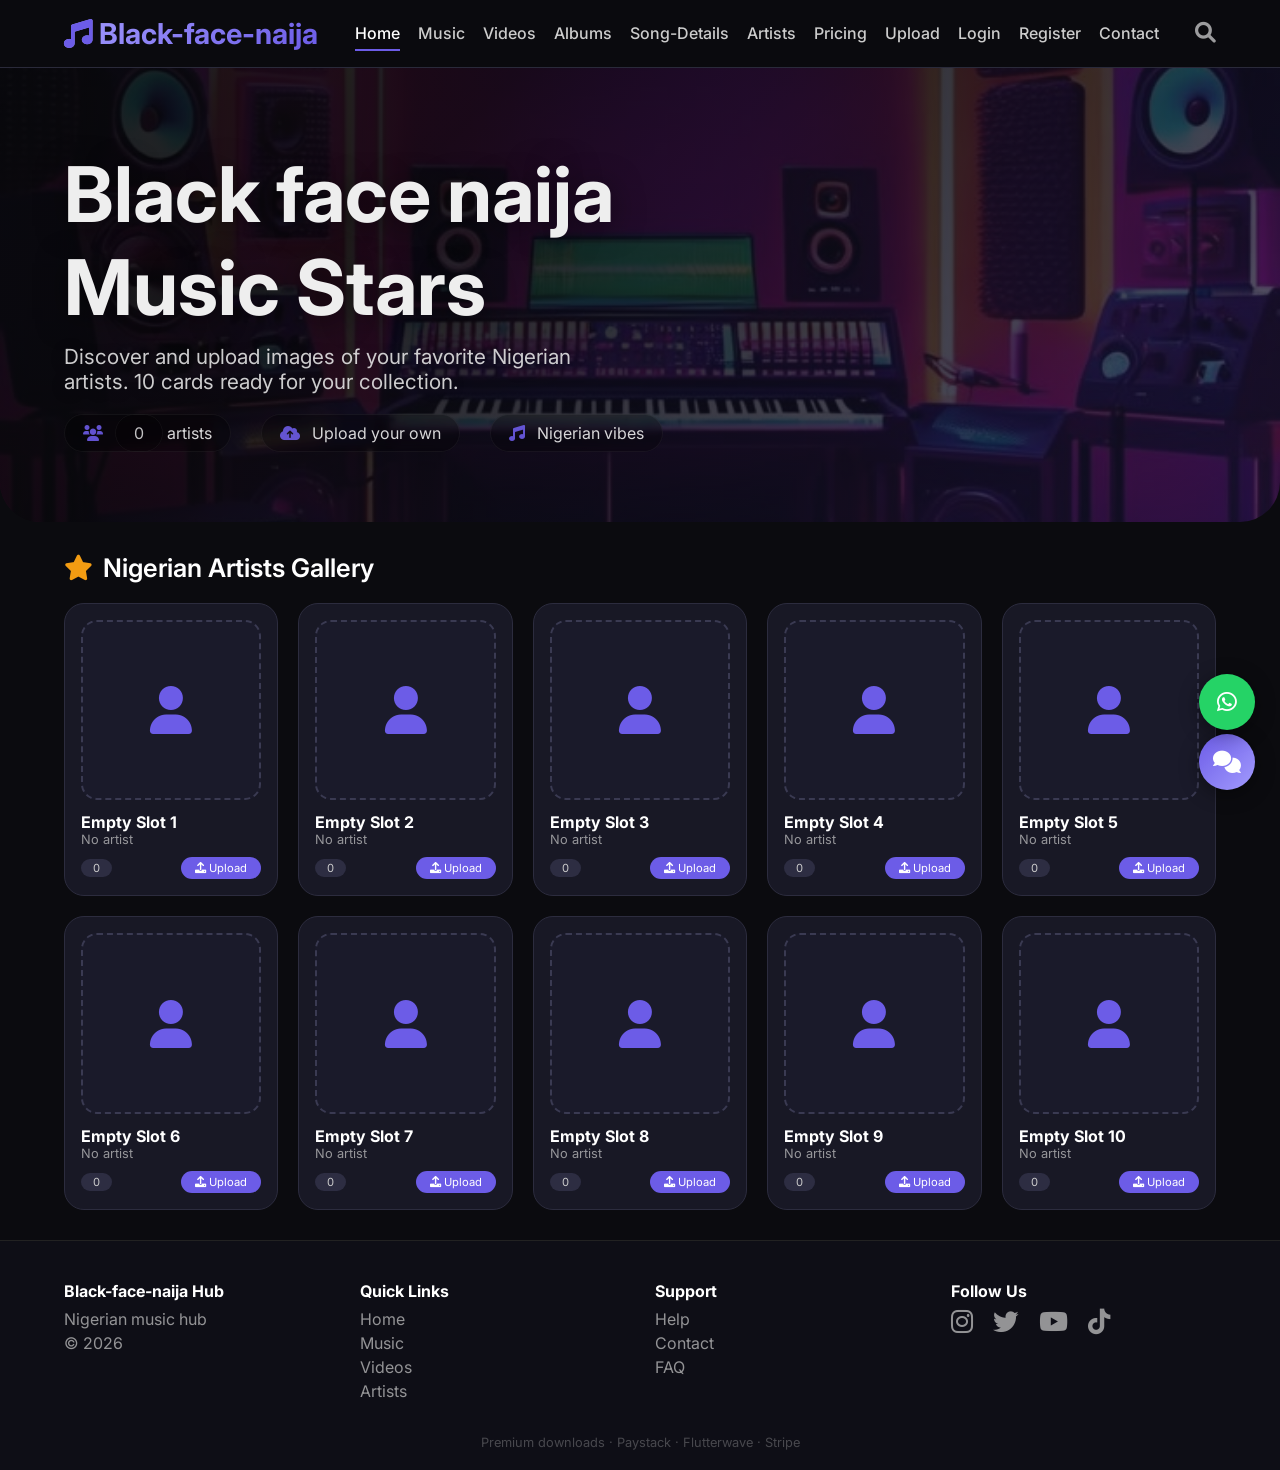
<file: index.html>
<!DOCTYPE html>
<html lang="en">
<head>
    <meta charset="UTF-8" />
    <meta name="viewport" content="width=device-width, initial-scale=1.0, maximum-scale=1.5" />
    <title>Black-face-naija Music Hub · Nigerian Artists</title>
    <link rel="stylesheet" href="https://cdnjs.cloudflare.com/ajax/libs/font-awesome/6.0.0-beta3/css/all.min.css" />
    <link href="https://fonts.googleapis.com/css2?family=Inter:opsz,wght@14..32,400;14..32,500;14..32,600;14..32,700&display=swap" rel="stylesheet" />
    <link rel="stylesheet" href="./css/index.css">
    <style>
        * {
            margin: 0;
            padding: 0;
            box-sizing: border-box;
            font-family: 'Inter', sans-serif;
        }
        body {
            background: #0b0b0f;
            color: #eee;
            scroll-behavior: smooth;
        }
        ::-webkit-scrollbar {
            width: 6px;
        }
        ::-webkit-scrollbar-track {
            background: #1a1a24;
        }
        ::-webkit-scrollbar-thumb {
            background: #6c5ce7;
            border-radius: 10px;
        }

        .btn-primary {
            background: #6c5ce7;
            border: none;
            padding: 10px 22px;
            border-radius: 40px;
            font-weight: 600;
            color: white;
            cursor: pointer;
            transition: 0.2s;
        }
        .btn-primary:hover {
            background: #5a4bd1;
            transform: scale(1.02);
        }

        nav {
            display: flex;
            flex-wrap: wrap;
            align-items: center;
            justify-content: space-between;
            padding: 16px 5%;
            background: rgba(11, 11, 15, 0.85);
            backdrop-filter: blur(12px);
            border-bottom: 1px solid #2a2a3a;
            position: sticky;
            top: 0;
            z-index: 99;
        }
        .logo {
        font-size: 1.8rem;
        font-weight: 700;
        background: linear-gradient(135deg, #a29bfe, #6c5ce7);
        -webkit-background-clip: text;
        background-clip: text;
        -webkit-text-fill-color: transparent;
}
        /* .logo {
            font-size: 1.8rem;
            font-weight: 700;
            background: linear-gradient(135deg, #a29bfe, #6c5ce7);
            -webkit-background-clip: text;
            -webkit-text-fill-color: transparent;
        } */
        .nav-links {
            display: flex;
            flex-wrap: wrap;
            gap: 18px;
            font-weight: 500;
        }
        .nav-links a {
            padding: 6px 0;
            border-bottom: 2px solid transparent;
            transition: 0.2s;
            color: #ccc;
        }
        .nav-links a:hover {
            border-bottom-color: #6c5ce7;
            color: #fff;
        }
        .nav-links a.active {
            border-bottom-color: #6c5ce7;
            color: #fff;
        }
        .hamburger {
            display: none;
            font-size: 1.8rem;
            cursor: pointer;
            color: #fff;
        }

        /* HERO SECTION */
        .hero {
            position: relative;
            padding: 80px 5% 70px;
            border-radius: 0 0 40px 40px;
            min-height: 450px;
            display: flex;
            align-items: center;
            overflow: hidden;
        }
        .hero-bg-image {
            position: absolute;
            inset: 0;
            background: url('./images/home-hero.jpg') center/cover no-repeat;
            z-index: 0;
            filter: brightness(0.35) saturate(0.8);
        }
        .hero-overlay {
            position: absolute;
            inset: 0;
            background: linear-gradient(135deg, rgba(11, 11, 15, 0.7) 30%, rgba(108, 92, 231, 0.15) 100%);
            z-index: 1;
        }
        .hero-content {
            position: relative;
            z-index: 2;
            max-width: 700px;
        }
        .hero h1 {
            font-size: clamp(2.8rem, 8vw, 4.8rem);
            font-weight: 700;
            margin-bottom: 10px;
            text-shadow: 0 4px 30px rgba(0, 0, 0, 0.5);
        }
        .hero p {
            font-size: 1.3rem;
            opacity: 0.85;
            max-width: 550px;
            text-shadow: 0 2px 20px rgba(0, 0, 0, 0.4);
        }
        .hero-stats {
            display: flex;
            flex-wrap: wrap;
            gap: 30px;
            margin-top: 20px;
        }
        .hero-stats span {
            font-size: 1rem;
            opacity: 0.9;
            background: rgba(0, 0, 0, 0.3);
            padding: 8px 18px;
            border-radius: 40px;
            backdrop-filter: blur(4px);
            border: 1px solid rgba(255, 255, 255, 0.06);
        }
        .hero-stats i {
            color: #6c5ce7;
            margin-right: 8px;
        }

        section {
            padding: 30px 5%;
        }
        .section-title {
            font-size: 1.6rem;
            font-weight: 600;
            margin-bottom: 20px;
            display: flex;
            align-items: center;
            gap: 10px;
            color: #fff;
        }

        .grid {
            display: grid;
            grid-template-columns: repeat(auto-fill, minmax(200px, 1fr));
            gap: 20px;
        }

        .artist-card {
            background: #181825;
            border-radius: 20px;
            padding: 16px;
            transition: 0.25s;
            border: 1px solid #2c2c3e;
            position: relative;
        }
        .artist-card:hover {
            transform: translateY(-4px);
            border-color: #6c5ce7;
        }
        .artist-card .card-img {
            width: 100%;
            aspect-ratio: 1/1;
            object-fit: cover;
            border-radius: 16px;
            background: #2a2a3a;
            display: flex;
            align-items: center;
            justify-content: center;
            font-size: 3rem;
            color: #6c5ce7;
            background: #1a1a2a;
            border: 2px dashed #3a3a52;
            position: relative;
            overflow: hidden;
        }
        .artist-card .card-img.has-image {
            border: none;
        }
        .artist-card .card-img img {
            width: 100%;
            height: 100%;
            object-fit: cover;
            border-radius: 16px;
        }
        .artist-card h4 {
            margin-top: 12px;
            font-size: 1rem;
            color: #fff;
            white-space: nowrap;
            overflow: hidden;
            text-overflow: ellipsis;
        }
        .artist-card p {
            font-size: 0.8rem;
            opacity: 0.7;
            color: #ccc;
            white-space: nowrap;
            overflow: hidden;
            text-overflow: ellipsis;
        }
        .card-actions {
            display: flex;
            justify-content: space-between;
            margin-top: 10px;
            align-items: center;
        }
        .badge {
            background: #2d2d42;
            padding: 2px 12px;
            border-radius: 30px;
            font-size: 0.7rem;
            color: #ccc;
        }
        .upload-btn-small {
            background: #6c5ce7;
            border: none;
            padding: 4px 14px;
            border-radius: 30px;
            font-size: 0.7rem;
            color: white;
            cursor: pointer;
            transition: 0.2s;
        }
        .upload-btn-small:hover {
            background: #5a4bd1;
        }

        .upload-modal {
            display: none;
            position: fixed;
            inset: 0;
            background: rgba(0, 0, 0, 0.8);
            backdrop-filter: blur(8px);
            align-items: center;
            justify-content: center;
            z-index: 1000;
        }
        .upload-modal.active {
            display: flex;
        }
        .upload-modal-content {
            background: #1c1c2a;
            max-width: 500px;
            width: 92%;
            padding: 30px;
            border-radius: 28px;
            max-height: 90vh;
            overflow-y: auto;
        }
        .upload-modal-content h2 {
            color: #fff;
            margin-bottom: 16px;
        }
        .upload-modal-content h2 i {
            color: #6c5ce7;
            margin-right: 10px;
        }
        .upload-modal-content label {
            color: #ccc;
            font-size: 0.85rem;
            display: block;
            margin-top: 12px;
            margin-bottom: 4px;
        }
        .upload-modal-content input,
        .upload-modal-content textarea {
            width: 100%;
            padding: 10px 14px;
            border: none;
            background: #0f0f1a;
            color: #fff;
            border-radius: 12px;
            outline: none;
            border: 1px solid #2a2a3e;
        }
        .upload-modal-content textarea {
            resize: vertical;
            min-height: 60px;
        }
        .file-upload-area {
            border: 2px dashed #6c5ce7;
            border-radius: 16px;
            padding: 20px;
            text-align: center;
            color: #aaa;
            cursor: pointer;
            transition: 0.2s;
            margin-top: 8px;
        }
        .file-upload-area:hover {
            background: #1a1a2a;
            border-color: #a29bfe;
        }
        .file-upload-area i {
            font-size: 2rem;
            color: #6c5ce7;
            display: block;
            margin-bottom: 8px;
        }
        .file-upload-area input {
            display: none;
        }
        .upload-preview {
            display: flex;
            flex-wrap: wrap;
            gap: 12px;
            margin: 12px 0;
        }
        .upload-preview img {
            max-width: 100%;
            border-radius: 12px;
            background: #0f0f1a;
            max-height: 150px;
            object-fit: cover;
        }
        .modal-actions {
            display: flex;
            gap: 12px;
            margin-top: 16px;
        }
        .modal-actions .btn-primary {
            flex: 1;
        }
        .btn-secondary {
            background: transparent;
            border: 1px solid #444;
            padding: 10px 22px;
            border-radius: 40px;
            color: #ccc;
            cursor: pointer;
            transition: 0.2s;
        }
        .btn-secondary:hover {
            background: #2a2a3e;
        }

        footer {
            background: #0e0e16;
            padding: 40px 5% 20px;
            border-top: 1px solid #222;
        }
        .footer-grid {
            display: grid;
            grid-template-columns: repeat(auto-fit, minmax(160px, 1fr));
            gap: 30px;
        }
        .footer-grid h4 {
            color: #fff;
            margin-bottom: 8px;
        }
        .footer-grid p {
            color: #ccc;
            opacity: 0.7;
            margin: 4px 0;
        }
        .social i {
            font-size: 1.6rem;
            margin-right: 16px;
            opacity: 0.7;
            transition: 0.2s;
            cursor: pointer;
            color: #ccc;
        }
        .social i:hover {
            opacity: 1;
            color: #6c5ce7;
        }
        .footer-bottom {
            text-align: center;
            margin-top: 30px;
            opacity: 0.3;
            font-size: 0.8rem;
            color: #ccc;
        }

        @media (max-width: 768px) {
            .nav-links {
                display: none;
                width: 100%;
                flex-direction: column;
                gap: 6px;
                margin-top: 12px;
            }
            .nav-links.open {
                display: flex;
            }
            .hamburger {
                display: block;
            }
            .grid {
                grid-template-columns: repeat(2, 1fr);
            }
            .upload-modal-content {
                padding: 20px;
                margin: 10px;
            }
            .hero {
                padding: 60px 5% 50px;
                min-height: 350px;
            }
        }
        @media (max-width: 480px) {
            .grid {
                grid-template-columns: repeat(2, 1fr);
                gap: 12px;
            }
            .artist-card {
                padding: 10px;
            }
            .hero {
                padding: 40px 5% 30px;
                min-height: 250px;
            }
        }
    </style>
</head>
<body>

    <!-- ========== NAV ========== -->
    <nav>
        <div class="logo"><i class="fas fa-music" style="background:transparent; background-clip: unset; -webkit-text-fill-color:#6c5ce7;"></i> Black-face-naija</div>
        <div class="hamburger" onclick="document.querySelector('.nav-links').classList.toggle('open')"><i class="fas fa-bars"></i></div>
        <div class="nav-links">
            <a href="index.html" class="active">Home</a>
            <a href="music.html">Music</a>
            <a href="videos.html">Videos</a>
            <a href="albums.html">Albums</a>
            <a href="song-details.html">Song-Details</a>
            <a href="artists.html">Artists</a>
            <a href="pricing.html">Pricing</a>
            <a href="upload.html">Upload</a>
            <a href="login.html">Login</a>
            <a href="register.html">Register</a>
            <a href="contact.html">Contact</a>
        </div>
        <div class="nav-actions">
            <i class="fas fa-search" style="opacity:0.6; font-size:1.3rem; color:#fff;"></i>
        </div>
    </nav>


    
    <!-- ===== NAV OVERLAY ===== -->
    <div class="nav-overlay" id="navOverlay" onclick="closeNav()"></div>

    <!-- ===== FLOATING BUTTONS ===== -->
    <button class="chat-btn" aria-label="Live Chat" onclick="toggleChat()">
        <i class="fas fa-comments"></i>
    </button>

    <a href="https://wa.me/15551234567" class="whatsapp-btn" aria-label="WhatsApp" target="_blank">
        <i class="fab fa-whatsapp"></i>
    </a>

    <!-- ========== HERO WITH NIGERIAN MUSIC IMAGE ========== -->
    <section id="home" class="hero">
        <div class="hero-bg-image"></div>
        <div class="hero-overlay"></div>
        <div class="hero-content">
            <h1> Black face naija Music Stars</h1>
            <p>Discover and upload images of your favorite Nigerian artists. 10 cards ready for your collection.</p>
            <div class="hero-stats">
                <span><i class="fas fa-users"></i> <span id="artistCount">0</span> artists</span>
                <span><i class="fas fa-cloud-upload-alt"></i> Upload your own</span>
                <span><i class="fas fa-music"></i> Nigerian vibes</span>
            </div>
        </div>
    </section>

    <!-- ========== ARTISTS GALLERY ========== -->
    <section id="artists">
        <div class="section-title"><i class="fas fa-star" style="color:#f39c12;"></i> Nigerian Artists Gallery</div>
        <div class="grid" id="artistGrid">
            <!-- 10 cards will be generated by JavaScript -->
        </div>
    </section>

    <!-- ========== UPLOAD MODAL ========== -->
    <div class="upload-modal" id="uploadModal">
        <div class="upload-modal-content">
            <h2><i class="fas fa-upload"></i> Upload Nigerian Artist</h2>
            <form id="uploadForm">
                <label>Artist Name *</label>
                <input type="text" id="artistName" placeholder="Enter artist name" required />

                <label>Stage Name</label>
                <input type="text" id="stageName" placeholder="e.g. Burna Boy, Wizkid, Davido" />

                <label>Genre</label>
                <input type="text" id="genreName" placeholder="e.g. Afrobeats, Hip-Hop, R&B" />

                <label>Description</label>
                <textarea id="descName" placeholder="Optional description"></textarea>

                <label>Artist Image *</label>
                <div class="file-upload-area" onclick="document.getElementById('imageInput').click()">
                    <i class="fas fa-image"></i>
                    <span>Click to upload artist image</span>
                    <input type="file" id="imageInput" accept="image/*" required />
                </div>

                <div class="upload-preview" id="uploadPreview"></div>

                <div class="modal-actions">
                    <button type="button" class="btn-secondary" onclick="closeUploadModal()">Cancel</button>
                    <button type="button" class="btn-primary" onclick="handleUpload()"><i class="fas fa-check"></i> Upload Artist</button>
                </div>
            </form>
        </div>
    </div>

    <!-- ========== FOOTER ========== -->
    <footer>
        <div class="footer-grid">
            <div>
                <h4>Black-face-naija Hub</h4>
                <p>Nigerian music hub</p>
                <p>© 2026</p>
            </div>
            <div>
                <h4>Quick Links</h4>
                <p>Home</p>
                <p>Music</p>
                <p>Videos</p>
                <p>Artists</p>
            </div>
            <div>
                <h4>Support</h4>
                <p>Help</p>
                <p>Contact</p>
                <p>FAQ</p>
            </div>
            <div class="social">
                <h4>Follow Us</h4>
                <i class="fab fa-instagram"></i>
                <i class="fab fa-twitter"></i>
                <i class="fab fa-youtube"></i>
                <i class="fab fa-tiktok"></i>
            </div>
        </div>
        <div class="footer-bottom">
            Premium downloads · Paystack · Flutterwave · Stripe
        </div>
    </footer>

    <script>
        // ===== STATE =====
        let artists = [];
        let currentCardIndex = null;

        // ===== LOCAL STORAGE =====
        function saveArtists() {
            try {
                const data = artists.map(artist => {
                    if (!artist) return null;
                    return {
                        name: artist.name,
                        stageName: artist.stageName,
                        genre: artist.genre,
                        description: artist.description,
                        imageData: artist.imageData || null
                    };
                });
                localStorage.setItem('melodyArtists', JSON.stringify(data));
                console.log('✅ Artists saved to localStorage');
            } catch (e) {
                console.warn('Could not save to localStorage:', e);
            }
        }

        function loadArtists() {
            try {
                const data = localStorage.getItem('melodyArtists');
                if (!data) return false;
                const parsed = JSON.parse(data);
                if (!Array.isArray(parsed)) return false;
                
                artists = parsed.map((artistData, index) => {
                    if (!artistData) return null;
                    const artist = {
                        name: artistData.name || `Empty Slot ${index+1}`,
                        stageName: artistData.stageName || '',
                        genre: artistData.genre || 'Unknown',
                        description: artistData.description || '',
                        imageData: artistData.imageData || null,
                        imageUrl: null
                    };
                    if (artist.imageData) {
                        artist.imageUrl = artist.imageData;
                    }
                    return artist;
                });
                console.log('✅ Artists loaded from localStorage:', artists.filter(a => a && a.name).length, 'artists');
                return true;
            } catch (e) {
                console.warn('Could not load from localStorage:', e);
                return false;
            }
        }

        function fileToBase64(file) {
            return new Promise((resolve, reject) => {
                const reader = new FileReader();
                reader.onload = () => resolve(reader.result);
                reader.onerror = reject;
                reader.readAsDataURL(file);
            });
        }

        // ===== SAMPLE NIGERIAN ARTISTS =====
        const sampleArtists = [
            { name: 'Burna Boy', stageName: 'Burna Boy', genre: 'Afrobeats', imageData: null },
            { name: 'Wizkid', stageName: 'Wizkid', genre: 'Afrobeats', imageData: null },
            { name: 'Davido', stageName: 'Davido', genre: 'Afrobeats', imageData: null },
            { name: 'Tiwa Savage', stageName: 'Tiwa Savage', genre: 'R&B', imageData: null },
            { name: 'Rema', stageName: 'Rema', genre: 'Afrobeats', imageData: null },
            { name: 'Fireboy DML', stageName: 'Fireboy', genre: 'Afrobeats', imageData: null },
            { name: 'Asake', stageName: 'Asake', genre: 'Afrobeats', imageData: null },
            { name: 'Ayra Starr', stageName: 'Ayra Starr', genre: 'R&B', imageData: null },
            { name: 'CKay', stageName: 'CKay', genre: 'Afrobeats', imageData: null },
            { name: 'Joeboy', stageName: 'Joeboy', genre: 'Afrobeats', imageData: null }
        ];

        // ===== CREATE 10 CARDS =====
        function createCards() {
            const grid = document.getElementById('artistGrid');
            grid.innerHTML = '';
            for (let i = 0; i < 10; i++) {
                const card = document.createElement('div');
                card.className = 'artist-card';
                card.dataset.index = i;
                card.innerHTML = `
                    <div class="card-img" id="cardImg_${i}">
                        <i class="fas fa-user"></i>
                    </div>
                    <h4 id="cardName_${i}">Empty Slot ${i+1}</h4>
                    <p id="cardGenre_${i}">No artist</p>
                    <div class="card-actions">
                        <span class="badge" id="cardBadge_${i}">0</span>
                        <button class="upload-btn-small" onclick="openUploadModal(${i})">
                            <i class="fas fa-upload"></i> Upload
                        </button>
                    </div>
                `;
                grid.appendChild(card);
            }
            updateArtistCount();
        }

        // ===== RENDER ALL CARDS =====
        function renderAllCards() {
            for (let i = 0; i < 10; i++) {
                const artist = artists[i];
                const cardImg = document.getElementById(`cardImg_${i}`);
                const cardName = document.getElementById(`cardName_${i}`);
                const cardGenre = document.getElementById(`cardGenre_${i}`);
                const cardBadge = document.getElementById(`cardBadge_${i}`);

                if (artist && artist.name && artist.name !== `Empty Slot ${i+1}`) {
                    cardName.textContent = artist.stageName || artist.name;
                    cardGenre.textContent = artist.genre || 'Unknown';
                    cardBadge.textContent = '⭐';

                    if (artist.imageUrl) {
                        cardImg.innerHTML = `<img src="${artist.imageUrl}" alt="${artist.name}" />`;
                        cardImg.classList.add('has-image');
                    } else {
                        cardImg.innerHTML = `<i class="fas fa-user"></i>`;
                        cardImg.classList.remove('has-image');
                    }

                    const actions = cardImg.parentElement.querySelector('.card-actions');
                    const uploadBtn = actions.querySelector('.upload-btn-small');
                    if (uploadBtn) {
                        uploadBtn.innerHTML = '<i class="fas fa-edit"></i> Edit';
                        uploadBtn.onclick = function(e) {
                            e.stopPropagation();
                            openUploadModal(i);
                        };
                    }
                } else {
                    cardName.textContent = `Empty Slot ${i+1}`;
                    cardGenre.textContent = 'No artist';
                    cardBadge.textContent = '0';
                    cardImg.innerHTML = `<i class="fas fa-user"></i>`;
                    cardImg.classList.remove('has-image');
                    
                    const actions = cardImg.parentElement.querySelector('.card-actions');
                    const uploadBtn = actions.querySelector('.upload-btn-small');
                    if (uploadBtn) {
                        uploadBtn.innerHTML = '<i class="fas fa-upload"></i> Upload';
                        uploadBtn.onclick = function(e) {
                            e.stopPropagation();
                            openUploadModal(i);
                        };
                    }
                }
            }
            updateArtistCount();
        }

        // ===== UPLOAD MODAL =====
        function openUploadModal(index) {
            currentCardIndex = index;
            document.getElementById('uploadModal').classList.add('active');
            document.getElementById('uploadPreview').innerHTML = '';
            
            const artist = artists[index];
            if (artist && artist.name && artist.name !== `Empty Slot ${index+1}`) {
                document.getElementById('artistName').value = artist.name || '';
                document.getElementById('stageName').value = artist.stageName || '';
                document.getElementById('genreName').value = artist.genre || '';
                document.getElementById('descName').value = artist.description || '';
                if (artist.imageUrl) {
                    const preview = document.getElementById('uploadPreview');
                    const img = document.createElement('img');
                    img.src = artist.imageUrl;
                    img.alt = 'Current image';
                    preview.appendChild(img);
                }
            } else {
                document.getElementById('artistName').value = '';
                document.getElementById('stageName').value = '';
                document.getElementById('genreName').value = '';
                document.getElementById('descName').value = '';
            }
            document.getElementById('imageInput').value = '';
        }

        function closeUploadModal() {
            document.getElementById('uploadModal').classList.remove('active');
            currentCardIndex = null;
        }

        // ===== PREVIEW HANDLING =====
        document.getElementById('imageInput').addEventListener('change', function() {
            const preview = document.getElementById('uploadPreview');
            const file = this.files[0];
            if (file) {
                preview.innerHTML = '';
                const img = document.createElement('img');
                img.src = URL.createObjectURL(file);
                img.alt = 'Preview';
                preview.appendChild(img);
            }
        });

        // ===== HANDLE UPLOAD =====
        async function handleUpload() {
            const name = document.getElementById('artistName').value.trim();
            const stageName = document.getElementById('stageName').value.trim();
            const genre = document.getElementById('genreName').value.trim();
            const desc = document.getElementById('descName').value.trim();
            const imageFile = document.getElementById('imageInput').files[0];

            if (!name) {
                alert('Please fill in Artist Name.');
                return;
            }

            const index = currentCardIndex;
            if (index === null) return;

            try {
                let imageData = null;

                if (imageFile) {
                    imageData = await fileToBase64(imageFile);
                } else if (artists[index] && artists[index].imageData) {
                    imageData = artists[index].imageData;
                } else {
                    alert('Please select an image.');
                    return;
                }

                const artist = {
                    name: name,
                    stageName: stageName || name,
                    genre: genre || 'Unknown',
                    description: desc || '',
                    imageData: imageData,
                    imageUrl: imageData
                };

                artists[index] = artist;
                saveArtists();
                renderAllCards();
                updateArtistCount();
                closeUploadModal();
                console.log('✅ Artist uploaded and saved:', name);

            } catch (e) {
                alert('Error uploading image: ' + e.message);
            }
        }

        // ===== UPDATE ARTIST COUNT =====
        function updateArtistCount() {
            const count = artists.filter(a => a && a.name && a.name !== `Empty Slot` && !a.name.includes('Empty')).length;
            document.getElementById('artistCount').textContent = count;
        }

        // ===== CLOSE MODAL ON CLICK OUTSIDE =====
        document.getElementById('uploadModal').addEventListener('click', function(e) {
            if (e.target === this) closeUploadModal();
        });

        // ===== KEYBOARD SHORTCUTS =====
        document.addEventListener('keydown', function(e) {
            if (e.key === 'Escape') {
                closeUploadModal();
            }
        });

        // ===== INIT =====
        // Try to load from localStorage
        createCards();
        const loaded = loadArtists();
        if (loaded && artists.length > 0) {
            renderAllCards();
            console.log('🎵 Loaded', artists.filter(a => a && a.name && !a.name.includes('Empty')).length, 'artists from storage');
        } else {
            artists = [];
            saveArtists();
            console.log('🎵 No saved artists found. Ready for uploads!');
        }
        updateArtistCount();
        console.log('🇳🇬 Nigerian Artists Hub ready! Your artists are saved in localStorage.');
        console.log('Upload an artist image, refresh the page, and it will still be there!');
    </script>

</body>
</html>
</file>
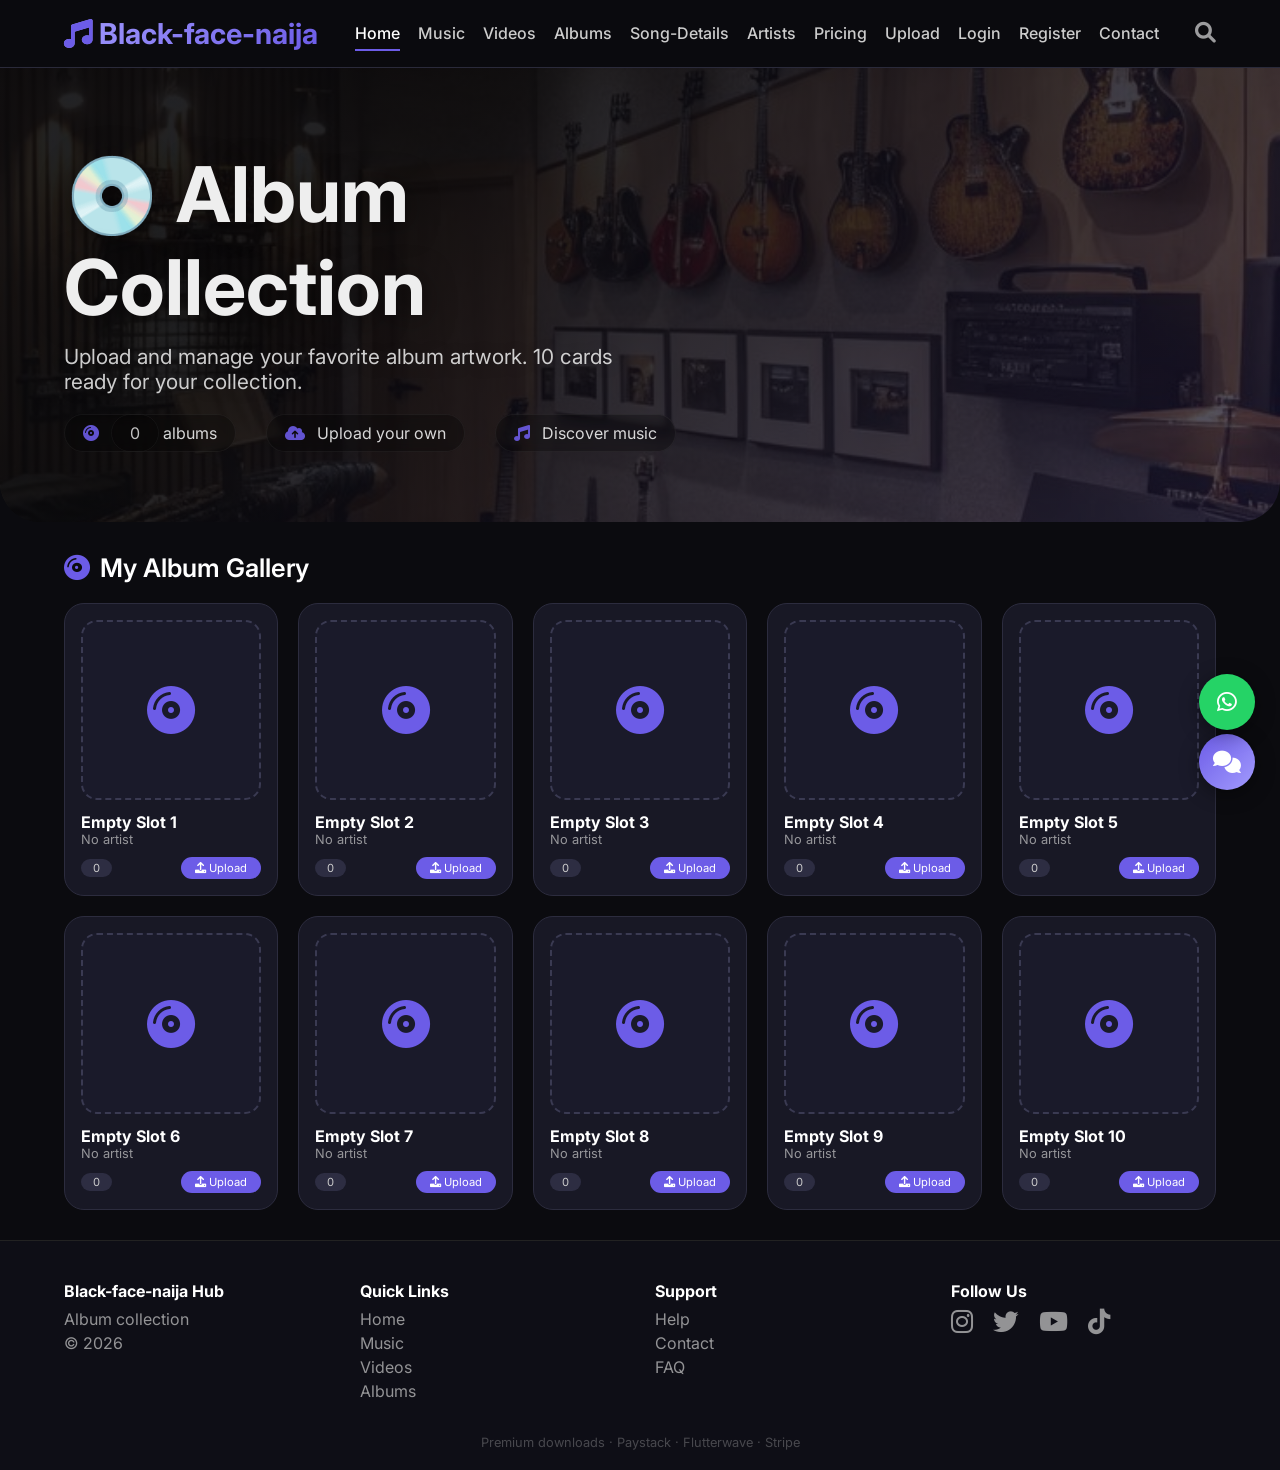
<file: albums.html>
<!DOCTYPE html>
<html lang="en">
<head>
    <meta charset="UTF-8" />
    <meta name="viewport" content="width=device-width, initial-scale=1.0, maximum-scale=1.5" />
    <title>Black-face-naija · Albums</title>
    <link rel="stylesheet" href="https://cdnjs.cloudflare.com/ajax/libs/font-awesome/6.0.0-beta3/css/all.min.css" />
    <link href="https://fonts.googleapis.com/css2?family=Inter:opsz,wght@14..32,400;14..32,500;14..32,600;14..32,700&display=swap" rel="stylesheet" />
    <link rel="stylesheet" href="./css/albums.css">
    <style>
        * {
            margin: 0;
            padding: 0;
            box-sizing: border-box;
            font-family: 'Inter', sans-serif;
        }
        body {
            background: #0b0b0f;
            color: #eee;
            scroll-behavior: smooth;
        }
        ::-webkit-scrollbar {
            width: 6px;
        }
        ::-webkit-scrollbar-track {
            background: #1a1a24;
        }
        ::-webkit-scrollbar-thumb {
            background: #6c5ce7;
            border-radius: 10px;
        }

        .btn-primary {
            background: #6c5ce7;
            border: none;
            padding: 10px 22px;
            border-radius: 40px;
            font-weight: 600;
            color: white;
            cursor: pointer;
            transition: 0.2s;
        }
        .btn-primary:hover {
            background: #5a4bd1;
            transform: scale(1.02);
        }

        nav {
            display: flex;
            flex-wrap: wrap;
            align-items: center;
            justify-content: space-between;
            padding: 16px 5%;
            background: rgba(11, 11, 15, 0.85);
            backdrop-filter: blur(12px);
            border-bottom: 1px solid #2a2a3a;
            position: sticky;
            top: 0;
            z-index: 99;
        }
        .logo {
            font-size: 1.8rem;
            font-weight: 700;
            background: linear-gradient(135deg, #a29bfe, #6c5ce7);
            -webkit-background-clip: text;
            -webkit-text-fill-color: transparent;
        }
        .nav-links {
            display: flex;
            flex-wrap: wrap;
            gap: 18px;
            font-weight: 500;
        }
        .nav-links a {
            padding: 6px 0;
            border-bottom: 2px solid transparent;
            transition: 0.2s;
            color: #ccc;
        }
        .nav-links a:hover {
            border-bottom-color: #6c5ce7;
            color: #fff;
        }
        .nav-links a.active {
            border-bottom-color: #6c5ce7;
            color: #fff;
        }
        .hamburger {
            display: none;
            font-size: 1.8rem;
            cursor: pointer;
            color: #fff;
        }

        /* HERO SECTION */
        .hero {
            position: relative;
            padding: 80px 5% 70px;
            border-radius: 0 0 40px 40px;
            min-height: 450px;
            display: flex;
            align-items: center;
            overflow: hidden;
        }
        .hero-bg-image {
            position: absolute;
            inset: 0;
            background: url('./images/albums-hero.jpg') center/cover no-repeat;
            z-index: 0;
            filter: brightness(0.35) saturate(0.8);
        }
        .hero-overlay {
            position: absolute;
            inset: 0;
            background: linear-gradient(135deg, rgba(11, 11, 15, 0.7) 30%, rgba(108, 92, 231, 0.15) 100%);
            z-index: 1;
        }
        .hero-content {
            position: relative;
            z-index: 2;
            max-width: 700px;
        }
        .hero h1 {
            font-size: clamp(2.8rem, 8vw, 4.8rem);
            font-weight: 700;
            margin-bottom: 10px;
            text-shadow: 0 4px 30px rgba(0, 0, 0, 0.5);
        }
        .hero p {
            font-size: 1.3rem;
            opacity: 0.85;
            max-width: 550px;
            text-shadow: 0 2px 20px rgba(0, 0, 0, 0.4);
        }
        .hero-stats {
            display: flex;
            flex-wrap: wrap;
            gap: 30px;
            margin-top: 20px;
        }
        .hero-stats span {
            font-size: 1rem;
            opacity: 0.9;
            background: rgba(0, 0, 0, 0.3);
            padding: 8px 18px;
            border-radius: 40px;
            backdrop-filter: blur(4px);
            border: 1px solid rgba(255, 255, 255, 0.06);
        }
        .hero-stats i {
            color: #6c5ce7;
            margin-right: 8px;
        }

        section {
            padding: 30px 5%;
        }
        .section-title {
            font-size: 1.6rem;
            font-weight: 600;
            margin-bottom: 20px;
            display: flex;
            align-items: center;
            gap: 10px;
            color: #fff;
        }

        .grid {
            display: grid;
            grid-template-columns: repeat(auto-fill, minmax(200px, 1fr));
            gap: 20px;
        }

        .album-card {
            background: #181825;
            border-radius: 20px;
            padding: 16px;
            transition: 0.25s;
            border: 1px solid #2c2c3e;
            position: relative;
        }
        .album-card:hover {
            transform: translateY(-4px);
            border-color: #6c5ce7;
        }
        .album-card .card-img {
            width: 100%;
            aspect-ratio: 1/1;
            object-fit: cover;
            border-radius: 16px;
            background: #2a2a3a;
            display: flex;
            align-items: center;
            justify-content: center;
            font-size: 3rem;
            color: #6c5ce7;
            background: #1a1a2a;
            border: 2px dashed #3a3a52;
            position: relative;
            overflow: hidden;
        }
        .album-card .card-img.has-image {
            border: none;
        }
        .album-card .card-img img {
            width: 100%;
            height: 100%;
            object-fit: cover;
            border-radius: 16px;
        }
        .album-card h4 {
            margin-top: 12px;
            font-size: 1rem;
            color: #fff;
            white-space: nowrap;
            overflow: hidden;
            text-overflow: ellipsis;
        }
        .album-card p {
            font-size: 0.8rem;
            opacity: 0.7;
            color: #ccc;
            white-space: nowrap;
            overflow: hidden;
            text-overflow: ellipsis;
        }
        .card-actions {
            display: flex;
            justify-content: space-between;
            margin-top: 10px;
            align-items: center;
        }
        .badge {
            background: #2d2d42;
            padding: 2px 12px;
            border-radius: 30px;
            font-size: 0.7rem;
            color: #ccc;
        }
        .upload-btn-small {
            background: #6c5ce7;
            border: none;
            padding: 4px 14px;
            border-radius: 30px;
            font-size: 0.7rem;
            color: white;
            cursor: pointer;
            transition: 0.2s;
        }
        .upload-btn-small:hover {
            background: #5a4bd1;
        }

        .upload-modal {
            display: none;
            position: fixed;
            inset: 0;
            background: rgba(0, 0, 0, 0.8);
            backdrop-filter: blur(8px);
            align-items: center;
            justify-content: center;
            z-index: 1000;
        }
        .upload-modal.active {
            display: flex;
        }
        .upload-modal-content {
            background: #1c1c2a;
            max-width: 500px;
            width: 92%;
            padding: 30px;
            border-radius: 28px;
            max-height: 90vh;
            overflow-y: auto;
        }
        .upload-modal-content h2 {
            color: #fff;
            margin-bottom: 16px;
        }
        .upload-modal-content h2 i {
            color: #6c5ce7;
            margin-right: 10px;
        }
        .upload-modal-content label {
            color: #ccc;
            font-size: 0.85rem;
            display: block;
            margin-top: 12px;
            margin-bottom: 4px;
        }
        .upload-modal-content input,
        .upload-modal-content textarea {
            width: 100%;
            padding: 10px 14px;
            border: none;
            background: #0f0f1a;
            color: #fff;
            border-radius: 12px;
            outline: none;
            border: 1px solid #2a2a3e;
        }
        .upload-modal-content textarea {
            resize: vertical;
            min-height: 60px;
        }
        .file-upload-area {
            border: 2px dashed #6c5ce7;
            border-radius: 16px;
            padding: 20px;
            text-align: center;
            color: #aaa;
            cursor: pointer;
            transition: 0.2s;
            margin-top: 8px;
        }
        .file-upload-area:hover {
            background: #1a1a2a;
            border-color: #a29bfe;
        }
        .file-upload-area i {
            font-size: 2rem;
            color: #6c5ce7;
            display: block;
            margin-bottom: 8px;
        }
        .file-upload-area input {
            display: none;
        }
        .upload-preview {
            display: flex;
            flex-wrap: wrap;
            gap: 12px;
            margin: 12px 0;
        }
        .upload-preview img {
            max-width: 100%;
            border-radius: 12px;
            background: #0f0f1a;
            max-height: 150px;
            object-fit: cover;
        }
        .modal-actions {
            display: flex;
            gap: 12px;
            margin-top: 16px;
        }
        .modal-actions .btn-primary {
            flex: 1;
        }
        .btn-secondary {
            background: transparent;
            border: 1px solid #444;
            padding: 10px 22px;
            border-radius: 40px;
            color: #ccc;
            cursor: pointer;
            transition: 0.2s;
        }
        .btn-secondary:hover {
            background: #2a2a3e;
        }

        footer {
            background: #0e0e16;
            padding: 40px 5% 20px;
            border-top: 1px solid #222;
        }
        .footer-grid {
            display: grid;
            grid-template-columns: repeat(auto-fit, minmax(160px, 1fr));
            gap: 30px;
        }
        .footer-grid h4 {
            color: #fff;
            margin-bottom: 8px;
        }
        .footer-grid p {
            color: #ccc;
            opacity: 0.7;
            margin: 4px 0;
        }
        .social i {
            font-size: 1.6rem;
            margin-right: 16px;
            opacity: 0.7;
            transition: 0.2s;
            cursor: pointer;
            color: #ccc;
        }
        .social i:hover {
            opacity: 1;
            color: #6c5ce7;
        }
        .footer-bottom {
            text-align: center;
            margin-top: 30px;
            opacity: 0.3;
            font-size: 0.8rem;
            color: #ccc;
        }

        @media (max-width: 768px) {
            .nav-links {
                display: none;
                width: 100%;
                flex-direction: column;
                gap: 6px;
                margin-top: 12px;
            }
            .nav-links.open {
                display: flex;
            }
            .hamburger {
                display: block;
            }
            .grid {
                grid-template-columns: repeat(2, 1fr);
            }
            .upload-modal-content {
                padding: 20px;
                margin: 10px;
            }
            .hero {
                padding: 60px 5% 50px;
                min-height: 350px;
            }
        }
        @media (max-width: 480px) {
            .grid {
                grid-template-columns: repeat(2, 1fr);
                gap: 12px;
            }
            .album-card {
                padding: 10px;
            }
            .hero {
                padding: 40px 5% 30px;
                min-height: 250px;
            }
        }
    </style>
</head>
<body>

    <!-- ========== NAV ========== -->
    <nav>
        <div class="logo"><i class="fas fa-music" style="background:transparent; -webkit-text-fill-color:#6c5ce7;"></i> Black-face-naija</div>
        <div class="hamburger" onclick="document.querySelector('.nav-links').classList.toggle('open')"><i class="fas fa-bars"></i></div>
        <div class="nav-links">
            <a href="index.html" class="active">Home</a>
            <a href="music.html">Music</a>
            <a href="videos.html">Videos</a>
            <a href="albums.html">Albums</a>
            <a href="song-details.html">Song-Details</a>
            <a href="artists.html">Artists</a>
            <a href="pricing.html">Pricing</a>
            <a href="upload.html">Upload</a>
            <a href="login.html">Login</a>
            <a href="register.html">Register</a>
            <a href="contact.html">Contact</a>
        </div>
        <div class="nav-actions">
            <i class="fas fa-search" style="opacity:0.6; font-size:1.3rem; color:#fff;"></i>
        </div>
    </nav>




    
    <!-- ===== NAV OVERLAY ===== -->
    <div class="nav-overlay" id="navOverlay" onclick="closeNav()"></div>

    <!-- ===== FLOATING BUTTONS ===== -->
    <button class="chat-btn" aria-label="Live Chat" onclick="toggleChat()">
        <i class="fas fa-comments"></i>
    </button>

    <a href="https://wa.me/15551234567" class="whatsapp-btn" aria-label="WhatsApp" target="_blank">
        <i class="fab fa-whatsapp"></i>
    </a>

    <!-- ========== HERO ========== -->
    <section id="home" class="hero">
        <div class="hero-bg-image"></div>
        <div class="hero-overlay"></div>
        <div class="hero-content">
            <h1>💿 Album Collection</h1>
            <p>Upload and manage your favorite album artwork. 10 cards ready for your collection.</p>
            <div class="hero-stats">
                <span><i class="fas fa-compact-disc"></i> <span id="albumCount">0</span> albums</span>
                <span><i class="fas fa-cloud-upload-alt"></i> Upload your own</span>
                <span><i class="fas fa-music"></i> Discover music</span>
            </div>
        </div>
    </section>

    <!-- ========== ALBUMS GALLERY ========== -->
    <section id="albums">
        <div class="section-title"><i class="fas fa-compact-disc" style="color:#6c5ce7;"></i> My Album Gallery</div>
        <div class="grid" id="albumGrid">
            <!-- 10 cards will be generated by JavaScript -->
        </div>
    </section>

    <!-- ========== UPLOAD MODAL ========== -->
    <div class="upload-modal" id="uploadModal">
        <div class="upload-modal-content">
            <h2><i class="fas fa-upload"></i> Upload Album</h2>
            <form id="uploadForm">
                <label>Album Title *</label>
                <input type="text" id="albumTitle" placeholder="Enter album title" required />

                <label>Artist Name *</label>
                <input type="text" id="artistName" placeholder="Enter artist name" required />

                <label>Genre</label>
                <input type="text" id="genreName" placeholder="e.g. Afrobeats, Pop, Hip-Hop" />

                <label>Year Released</label>
                <input type="text" id="yearName" placeholder="e.g. 2024" />

                <label>Description</label>
                <textarea id="descName" placeholder="Optional description"></textarea>

                <label>Album Artwork *</label>
                <div class="file-upload-area" onclick="document.getElementById('imageInput').click()">
                    <i class="fas fa-image"></i>
                    <span>Click to upload album artwork</span>
                    <input type="file" id="imageInput" accept="image/*" required />
                </div>

                <div class="upload-preview" id="uploadPreview"></div>

                <div class="modal-actions">
                    <button type="button" class="btn-secondary" onclick="closeUploadModal()">Cancel</button>
                    <button type="button" class="btn-primary" onclick="handleUpload()"><i class="fas fa-check"></i> Upload Album</button>
                </div>
            </form>
        </div>
    </div>

    <!-- ========== FOOTER ========== -->
    <footer>
        <div class="footer-grid">
            <div>
                <h4>Black-face-naija Hub</h4>
                <p>Album collection</p>
                <p>© 2026</p>
            </div>
            <div>
                <h4>Quick Links</h4>
                <p>Home</p>
                <p>Music</p>
                <p>Videos</p>
                <p>Albums</p>
            </div>
            <div>
                <h4>Support</h4>
                <p>Help</p>
                <p>Contact</p>
                <p>FAQ</p>
            </div>
            <div class="social">
                <h4>Follow Us</h4>
                <i class="fab fa-instagram"></i>
                <i class="fab fa-twitter"></i>
                <i class="fab fa-youtube"></i>
                <i class="fab fa-tiktok"></i>
            </div>
        </div>
        <div class="footer-bottom">
            Premium downloads · Paystack · Flutterwave · Stripe
        </div>
    </footer>

    <script>
        // ===== STATE =====
        let albums = [];
        let currentCardIndex = null;

        // ===== LOCAL STORAGE =====
        function saveAlbums() {
            try {
                const data = albums.map(album => {
                    if (!album) return null;
                    return {
                        title: album.title,
                        artist: album.artist,
                        genre: album.genre,
                        year: album.year,
                        description: album.description,
                        imageData: album.imageData || null
                    };
                });
                localStorage.setItem('melodyAlbums', JSON.stringify(data));
                console.log('✅ Albums saved to localStorage');
            } catch (e) {
                console.warn('Could not save to localStorage:', e);
            }
        }

        function loadAlbums() {
            try {
                const data = localStorage.getItem('melodyAlbums');
                if (!data) return false;
                const parsed = JSON.parse(data);
                if (!Array.isArray(parsed)) return false;
                
                albums = parsed.map((albumData, index) => {
                    if (!albumData) return null;
                    const album = {
                        title: albumData.title || `Empty Slot ${index+1}`,
                        artist: albumData.artist || 'No artist',
                        genre: albumData.genre || 'Unknown',
                        year: albumData.year || '',
                        description: albumData.description || '',
                        imageData: albumData.imageData || null,
                        imageUrl: null
                    };
                    if (album.imageData) {
                        album.imageUrl = album.imageData;
                    }
                    return album;
                });
                console.log('✅ Albums loaded from localStorage:', albums.filter(a => a && a.title).length, 'albums');
                return true;
            } catch (e) {
                console.warn('Could not load from localStorage:', e);
                return false;
            }
        }

        function fileToBase64(file) {
            return new Promise((resolve, reject) => {
                const reader = new FileReader();
                reader.onload = () => resolve(reader.result);
                reader.onerror = reject;
                reader.readAsDataURL(file);
            });
        }

        // ===== SAMPLE ALBUMS =====
        const sampleAlbums = [
            { title: 'Love Damini', artist: 'Burna Boy', genre: 'Afrobeats', year: '2022' },
            { title: 'Made in Lagos', artist: 'Wizkid', genre: 'Afrobeats', year: '2020' },
            { title: 'A Better Time', artist: 'Davido', genre: 'Afrobeats', year: '2020' },
            { title: 'Celia', artist: 'Tiwa Savage', genre: 'R&B', year: '2020' },
            { title: 'Rave & Roses', artist: 'Rema', genre: 'Afrobeats', year: '2022' },
            { title: 'Apollo', artist: 'Fireboy DML', genre: 'Afrobeats', year: '2020' },
            { title: 'Mr. Money With The Vibe', artist: 'Asake', genre: 'Afrobeats', year: '2022' },
            { title: '19 & Dangerous', artist: 'Ayra Starr', genre: 'R&B', year: '2021' },
            { title: 'Boy Alone', artist: 'Omah Lay', genre: 'Afrobeats', year: '2022' },
            { title: 'Somewhere Between Beauty & Magic', artist: 'Joeboy', genre: 'Afrobeats', year: '2021' }
        ];

        // ===== CREATE 10 CARDS =====
        function createCards() {
            const grid = document.getElementById('albumGrid');
            grid.innerHTML = '';
            for (let i = 0; i < 10; i++) {
                const card = document.createElement('div');
                card.className = 'album-card';
                card.dataset.index = i;
                card.innerHTML = `
                    <div class="card-img" id="cardImg_${i}">
                        <i class="fas fa-compact-disc"></i>
                    </div>
                    <h4 id="cardTitle_${i}">Empty Slot ${i+1}</h4>
                    <p id="cardArtist_${i}">No artist</p>
                    <div class="card-actions">
                        <span class="badge" id="cardBadge_${i}">0</span>
                        <button class="upload-btn-small" onclick="openUploadModal(${i})">
                            <i class="fas fa-upload"></i> Upload
                        </button>
                    </div>
                `;
                grid.appendChild(card);
            }
            updateAlbumCount();
        }

        // ===== RENDER ALL CARDS =====
        function renderAllCards() {
            for (let i = 0; i < 10; i++) {
                const album = albums[i];
                const cardImg = document.getElementById(`cardImg_${i}`);
                const cardTitle = document.getElementById(`cardTitle_${i}`);
                const cardArtist = document.getElementById(`cardArtist_${i}`);
                const cardBadge = document.getElementById(`cardBadge_${i}`);

                if (album && album.title && album.title !== `Empty Slot ${i+1}`) {
                    cardTitle.textContent = album.title;
                    cardArtist.textContent = album.artist + (album.year ? ` · ${album.year}` : '');
                    cardBadge.textContent = album.genre || 'Album';

                    if (album.imageUrl) {
                        cardImg.innerHTML = `<img src="${album.imageUrl}" alt="${album.title}" />`;
                        cardImg.classList.add('has-image');
                    } else {
                        cardImg.innerHTML = `<i class="fas fa-compact-disc"></i>`;
                        cardImg.classList.remove('has-image');
                    }

                    const actions = cardImg.parentElement.querySelector('.card-actions');
                    const uploadBtn = actions.querySelector('.upload-btn-small');
                    if (uploadBtn) {
                        uploadBtn.innerHTML = '<i class="fas fa-edit"></i> Edit';
                        uploadBtn.onclick = function(e) {
                            e.stopPropagation();
                            openUploadModal(i);
                        };
                    }
                } else {
                    cardTitle.textContent = `Empty Slot ${i+1}`;
                    cardArtist.textContent = 'No artist';
                    cardBadge.textContent = '0';
                    cardImg.innerHTML = `<i class="fas fa-compact-disc"></i>`;
                    cardImg.classList.remove('has-image');
                    
                    const actions = cardImg.parentElement.querySelector('.card-actions');
                    const uploadBtn = actions.querySelector('.upload-btn-small');
                    if (uploadBtn) {
                        uploadBtn.innerHTML = '<i class="fas fa-upload"></i> Upload';
                        uploadBtn.onclick = function(e) {
                            e.stopPropagation();
                            openUploadModal(i);
                        };
                    }
                }
            }
            updateAlbumCount();
        }

        // ===== UPLOAD MODAL =====
        function openUploadModal(index) {
            currentCardIndex = index;
            document.getElementById('uploadModal').classList.add('active');
            document.getElementById('uploadPreview').innerHTML = '';
            
            const album = albums[index];
            if (album && album.title && album.title !== `Empty Slot ${index+1}`) {
                document.getElementById('albumTitle').value = album.title || '';
                document.getElementById('artistName').value = album.artist || '';
                document.getElementById('genreName').value = album.genre || '';
                document.getElementById('yearName').value = album.year || '';
                document.getElementById('descName').value = album.description || '';
                if (album.imageUrl) {
                    const preview = document.getElementById('uploadPreview');
                    const img = document.createElement('img');
                    img.src = album.imageUrl;
                    img.alt = 'Current artwork';
                    preview.appendChild(img);
                }
            } else {
                document.getElementById('albumTitle').value = '';
                document.getElementById('artistName').value = '';
                document.getElementById('genreName').value = '';
                document.getElementById('yearName').value = '';
                document.getElementById('descName').value = '';
            }
            document.getElementById('imageInput').value = '';
        }

        function closeUploadModal() {
            document.getElementById('uploadModal').classList.remove('active');
            currentCardIndex = null;
        }

        // ===== PREVIEW HANDLING =====
        document.getElementById('imageInput').addEventListener('change', function() {
            const preview = document.getElementById('uploadPreview');
            const file = this.files[0];
            if (file) {
                preview.innerHTML = '';
                const img = document.createElement('img');
                img.src = URL.createObjectURL(file);
                img.alt = 'Preview';
                preview.appendChild(img);
            }
        });

        // ===== HANDLE UPLOAD =====
        async function handleUpload() {
            const title = document.getElementById('albumTitle').value.trim();
            const artist = document.getElementById('artistName').value.trim();
            const genre = document.getElementById('genreName').value.trim();
            const year = document.getElementById('yearName').value.trim();
            const desc = document.getElementById('descName').value.trim();
            const imageFile = document.getElementById('imageInput').files[0];

            if (!title || !artist) {
                alert('Please fill in Album Title and Artist Name.');
                return;
            }

            const index = currentCardIndex;
            if (index === null) return;

            try {
                let imageData = null;

                if (imageFile) {
                    imageData = await fileToBase64(imageFile);
                } else if (albums[index] && albums[index].imageData) {
                    imageData = albums[index].imageData;
                } else {
                    alert('Please select an album artwork image.');
                    return;
                }

                const album = {
                    title: title,
                    artist: artist,
                    genre: genre || 'Unknown',
                    year: year || '',
                    description: desc || '',
                    imageData: imageData,
                    imageUrl: imageData
                };

                albums[index] = album;
                saveAlbums();
                renderAllCards();
                updateAlbumCount();
                closeUploadModal();
                console.log('✅ Album uploaded and saved:', title);

            } catch (e) {
                alert('Error uploading image: ' + e.message);
            }
        }

        // ===== UPDATE ALBUM COUNT =====
        function updateAlbumCount() {
            const count = albums.filter(a => a && a.title && a.title !== `Empty Slot` && !a.title.includes('Empty')).length;
            document.getElementById('albumCount').textContent = count;
        }

        // ===== CLOSE MODAL ON CLICK OUTSIDE =====
        document.getElementById('uploadModal').addEventListener('click', function(e) {
            if (e.target === this) closeUploadModal();
        });

        // ===== KEYBOARD SHORTCUTS =====
        document.addEventListener('keydown', function(e) {
            if (e.key === 'Escape') {
                closeUploadModal();
            }
        });

        // ===== INIT =====
        createCards();
        const loaded = loadAlbums();
        if (loaded && albums.length > 0) {
            renderAllCards();
            console.log('💿 Loaded', albums.filter(a => a && a.title && !a.title.includes('Empty')).length, 'albums from storage');
        } else {
            albums = [];
            saveAlbums();
            console.log('💿 No saved albums found. Ready for uploads!');
        }
        updateAlbumCount();
        console.log('💿 Albums Hub ready! Your albums are saved in localStorage.');
        console.log('Upload an album artwork, refresh the page, and it will still be there!');
    </script>

</body>
</html>
</file>
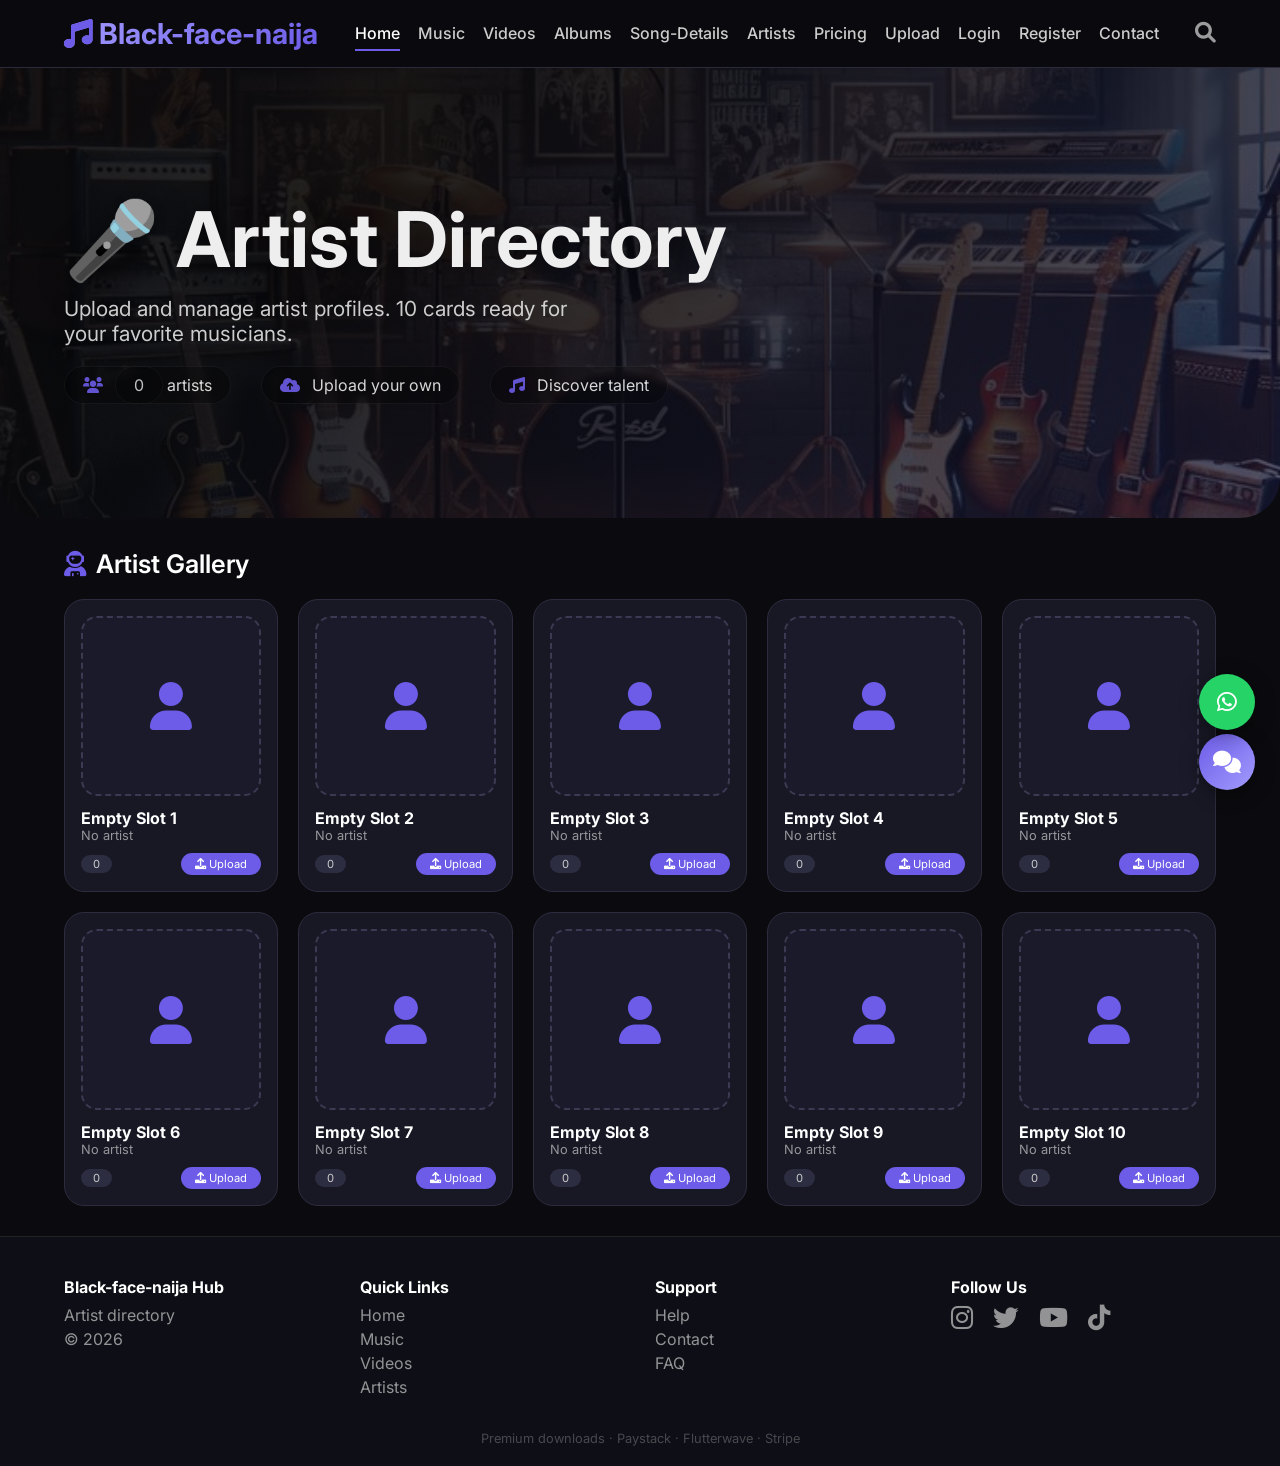
<file: artists.html>
<!DOCTYPE html>
<html lang="en">
<head>
    <meta charset="UTF-8" />
    <meta name="viewport" content="width=device-width, initial-scale=1.0, maximum-scale=1.5" />
    <title>Black-face-naija Hub · Artists</title>
    <link rel="stylesheet" href="https://cdnjs.cloudflare.com/ajax/libs/font-awesome/6.0.0-beta3/css/all.min.css" />
    <link href="https://fonts.googleapis.com/css2?family=Inter:opsz,wght@14..32,400;14..32,500;14..32,600;14..32,700&display=swap" rel="stylesheet" />
    <link rel="stylesheet" href="./css/artists.css">
    <style>
        * {
            margin: 0;
            padding: 0;
            box-sizing: border-box;
            font-family: 'Inter', sans-serif;
        }
        body {
            background: #0b0b0f;
            color: #eee;
            scroll-behavior: smooth;
        }
        ::-webkit-scrollbar {
            width: 6px;
        }
        ::-webkit-scrollbar-track {
            background: #1a1a24;
        }
        ::-webkit-scrollbar-thumb {
            background: #6c5ce7;
            border-radius: 10px;
        }

        .btn-primary {
            background: #6c5ce7;
            border: none;
            padding: 10px 22px;
            border-radius: 40px;
            font-weight: 600;
            color: white;
            cursor: pointer;
            transition: 0.2s;
        }
        .btn-primary:hover {
            background: #5a4bd1;
            transform: scale(1.02);
        }

        nav {
            display: flex;
            flex-wrap: wrap;
            align-items: center;
            justify-content: space-between;
            padding: 16px 5%;
            background: rgba(11, 11, 15, 0.85);
            backdrop-filter: blur(12px);
            border-bottom: 1px solid #2a2a3a;
            position: sticky;
            top: 0;
            z-index: 99;
        }
        .logo {
            font-size: 1.8rem;
            font-weight: 700;
            background: linear-gradient(135deg, #a29bfe, #6c5ce7);
            -webkit-background-clip: text;
            -webkit-text-fill-color: transparent;
        }
        .nav-links {
            display: flex;
            flex-wrap: wrap;
            gap: 18px;
            font-weight: 500;
        }
        .nav-links a {
            padding: 6px 0;
            border-bottom: 2px solid transparent;
            transition: 0.2s;
            color: #ccc;
        }
        .nav-links a:hover {
            border-bottom-color: #6c5ce7;
            color: #fff;
        }
        .nav-links a.active {
            border-bottom-color: #6c5ce7;
            color: #fff;
        }
        .hamburger {
            display: none;
            font-size: 1.8rem;
            cursor: pointer;
            color: #fff;
        }

        /* HERO SECTION */
        .hero {
            position: relative;
            padding: 80px 5% 70px;
            border-radius: 0 0 40px 40px;
            min-height: 450px;
            display: flex;
            align-items: center;
            overflow: hidden;
        }
        .hero-bg-image {
            position: absolute;
            inset: 0;
            background: url('./images/artist-hero.jpg') center/cover no-repeat;
            z-index: 0;
            filter: brightness(0.35) saturate(0.8);
        }
        .hero-overlay {
            position: absolute;
            inset: 0;
            background: linear-gradient(135deg, rgba(11, 11, 15, 0.7) 30%, rgba(108, 92, 231, 0.15) 100%);
            z-index: 1;
        }
        .hero-content {
            position: relative;
            z-index: 2;
            max-width: 700px;
        }
        .hero h1 {
            font-size: clamp(2.8rem, 8vw, 4.8rem);
            font-weight: 700;
            margin-bottom: 10px;
            text-shadow: 0 4px 30px rgba(0, 0, 0, 0.5);
        }
        .hero p {
            font-size: 1.3rem;
            opacity: 0.85;
            max-width: 550px;
            text-shadow: 0 2px 20px rgba(0, 0, 0, 0.4);
        }
        .hero-stats {
            display: flex;
            flex-wrap: wrap;
            gap: 30px;
            margin-top: 20px;
        }
        .hero-stats span {
            font-size: 1rem;
            opacity: 0.9;
            background: rgba(0, 0, 0, 0.3);
            padding: 8px 18px;
            border-radius: 40px;
            backdrop-filter: blur(4px);
            border: 1px solid rgba(255, 255, 255, 0.06);
        }
        .hero-stats i {
            color: #6c5ce7;
            margin-right: 8px;
        }

        section {
            padding: 30px 5%;
        }
        .section-title {
            font-size: 1.6rem;
            font-weight: 600;
            margin-bottom: 20px;
            display: flex;
            align-items: center;
            gap: 10px;
            color: #fff;
        }

        .grid {
            display: grid;
            grid-template-columns: repeat(auto-fill, minmax(200px, 1fr));
            gap: 20px;
        }

        .artist-card {
            background: #181825;
            border-radius: 20px;
            padding: 16px;
            transition: 0.25s;
            border: 1px solid #2c2c3e;
            position: relative;
        }
        .artist-card:hover {
            transform: translateY(-4px);
            border-color: #6c5ce7;
        }
        .artist-card .card-img {
            width: 100%;
            aspect-ratio: 1/1;
            object-fit: cover;
            border-radius: 16px;
            background: #2a2a3a;
            display: flex;
            align-items: center;
            justify-content: center;
            font-size: 3rem;
            color: #6c5ce7;
            background: #1a1a2a;
            border: 2px dashed #3a3a52;
            position: relative;
            overflow: hidden;
        }
        .artist-card .card-img.has-image {
            border: none;
        }
        .artist-card .card-img img {
            width: 100%;
            height: 100%;
            object-fit: cover;
            border-radius: 16px;
        }
        .artist-card h4 {
            margin-top: 12px;
            font-size: 1rem;
            color: #fff;
            white-space: nowrap;
            overflow: hidden;
            text-overflow: ellipsis;
        }
        .artist-card p {
            font-size: 0.8rem;
            opacity: 0.7;
            color: #ccc;
            white-space: nowrap;
            overflow: hidden;
            text-overflow: ellipsis;
        }
        .card-actions {
            display: flex;
            justify-content: space-between;
            margin-top: 10px;
            align-items: center;
        }
        .badge {
            background: #2d2d42;
            padding: 2px 12px;
            border-radius: 30px;
            font-size: 0.7rem;
            color: #ccc;
        }
        .upload-btn-small {
            background: #6c5ce7;
            border: none;
            padding: 4px 14px;
            border-radius: 30px;
            font-size: 0.7rem;
            color: white;
            cursor: pointer;
            transition: 0.2s;
        }
        .upload-btn-small:hover {
            background: #5a4bd1;
        }

        .upload-modal {
            display: none;
            position: fixed;
            inset: 0;
            background: rgba(0, 0, 0, 0.8);
            backdrop-filter: blur(8px);
            align-items: center;
            justify-content: center;
            z-index: 1000;
        }
        .upload-modal.active {
            display: flex;
        }
        .upload-modal-content {
            background: #1c1c2a;
            max-width: 500px;
            width: 92%;
            padding: 30px;
            border-radius: 28px;
            max-height: 90vh;
            overflow-y: auto;
        }
        .upload-modal-content h2 {
            color: #fff;
            margin-bottom: 16px;
        }
        .upload-modal-content h2 i {
            color: #6c5ce7;
            margin-right: 10px;
        }
        .upload-modal-content label {
            color: #ccc;
            font-size: 0.85rem;
            display: block;
            margin-top: 12px;
            margin-bottom: 4px;
        }
        .upload-modal-content input,
        .upload-modal-content textarea {
            width: 100%;
            padding: 10px 14px;
            border: none;
            background: #0f0f1a;
            color: #fff;
            border-radius: 12px;
            outline: none;
            border: 1px solid #2a2a3e;
        }
        .upload-modal-content textarea {
            resize: vertical;
            min-height: 60px;
        }
        .file-upload-area {
            border: 2px dashed #6c5ce7;
            border-radius: 16px;
            padding: 20px;
            text-align: center;
            color: #aaa;
            cursor: pointer;
            transition: 0.2s;
            margin-top: 8px;
        }
        .file-upload-area:hover {
            background: #1a1a2a;
            border-color: #a29bfe;
        }
        .file-upload-area i {
            font-size: 2rem;
            color: #6c5ce7;
            display: block;
            margin-bottom: 8px;
        }
        .file-upload-area input {
            display: none;
        }
        .upload-preview {
            display: flex;
            flex-wrap: wrap;
            gap: 12px;
            margin: 12px 0;
        }
        .upload-preview img {
            max-width: 100%;
            border-radius: 12px;
            background: #0f0f1a;
            max-height: 150px;
            object-fit: cover;
        }
        .modal-actions {
            display: flex;
            gap: 12px;
            margin-top: 16px;
        }
        .modal-actions .btn-primary {
            flex: 1;
        }
        .btn-secondary {
            background: transparent;
            border: 1px solid #444;
            padding: 10px 22px;
            border-radius: 40px;
            color: #ccc;
            cursor: pointer;
            transition: 0.2s;
        }
        .btn-secondary:hover {
            background: #2a2a3e;
        }

        footer {
            background: #0e0e16;
            padding: 40px 5% 20px;
            border-top: 1px solid #222;
        }
        .footer-grid {
            display: grid;
            grid-template-columns: repeat(auto-fit, minmax(160px, 1fr));
            gap: 30px;
        }
        .footer-grid h4 {
            color: #fff;
            margin-bottom: 8px;
        }
        .footer-grid p {
            color: #ccc;
            opacity: 0.7;
            margin: 4px 0;
        }
        .social i {
            font-size: 1.6rem;
            margin-right: 16px;
            opacity: 0.7;
            transition: 0.2s;
            cursor: pointer;
            color: #ccc;
        }
        .social i:hover {
            opacity: 1;
            color: #6c5ce7;
        }
        .footer-bottom {
            text-align: center;
            margin-top: 30px;
            opacity: 0.3;
            font-size: 0.8rem;
            color: #ccc;
        }

        @media (max-width: 768px) {
            .nav-links {
                display: none;
                width: 100%;
                flex-direction: column;
                gap: 6px;
                margin-top: 12px;
            }
            .nav-links.open {
                display: flex;
            }
            .hamburger {
                display: block;
            }
            .grid {
                grid-template-columns: repeat(2, 1fr);
            }
            .upload-modal-content {
                padding: 20px;
                margin: 10px;
            }
            .hero {
                padding: 60px 5% 50px;
                min-height: 350px;
            }
        }
        @media (max-width: 480px) {
            .grid {
                grid-template-columns: repeat(2, 1fr);
                gap: 12px;
            }
            .artist-card {
                padding: 10px;
            }
            .hero {
                padding: 40px 5% 30px;
                min-height: 250px;
            }
        }
    </style>
</head>
<body>

    <!-- ========== NAV ========== -->
     <nav>
        <div class="logo"><i class="fas fa-music" style="background:transparent; -webkit-text-fill-color:#6c5ce7;"></i> Black-face-naija</div>
        <div class="hamburger" onclick="document.querySelector('.nav-links').classList.toggle('open')"><i class="fas fa-bars"></i></div>
        <div class="nav-links">
            <a href="index.html" class="active">Home</a>
            <a href="music.html">Music</a>
            <a href="videos.html">Videos</a>
            <a href="albums.html">Albums</a>
            <a href="song-details.html">Song-Details</a>
            <a href="artists.html">Artists</a>
            <a href="pricing.html">Pricing</a>
            <a href="upload.html">Upload</a>
            <a href="login.html">Login</a>
            <a href="register.html">Register</a>
            <a href="contact.html">Contact</a>
        </div>
        <div class="nav-actions">
            <i class="fas fa-search" style="opacity:0.6; font-size:1.3rem; color:#fff;"></i>
        </div>
    </nav>





    
    <!-- ===== NAV OVERLAY ===== -->
    <div class="nav-overlay" id="navOverlay" onclick="closeNav()"></div>

    <!-- ===== FLOATING BUTTONS ===== -->
    <button class="chat-btn" aria-label="Live Chat" onclick="toggleChat()">
        <i class="fas fa-comments"></i>
    </button>

    <a href="https://wa.me/15551234567" class="whatsapp-btn" aria-label="WhatsApp" target="_blank">
        <i class="fab fa-whatsapp"></i>
    </a>






    <!-- ========== HERO ========== -->
    <section id="home" class="hero">
        <div class="hero-bg-image"></div>
        <div class="hero-overlay"></div>
        <div class="hero-content">
            <h1>🎤 Artist Directory</h1>
            <p>Upload and manage artist profiles. 10 cards ready for your favorite musicians.</p>
            <div class="hero-stats">
                <span><i class="fas fa-users"></i> <span id="artistCount">0</span> artists</span>
                <span><i class="fas fa-cloud-upload-alt"></i> Upload your own</span>
                <span><i class="fas fa-music"></i> Discover talent</span>
            </div>
        </div>
    </section>

    <!-- ========== ARTISTS GALLERY ========== -->
    <section id="artists">
        <div class="section-title"><i class="fas fa-user-astronaut" style="color:#6c5ce7;"></i> Artist Gallery</div>
        <div class="grid" id="artistGrid">
            <!-- 10 cards will be generated by JavaScript -->
        </div>
    </section>

    <!-- ========== UPLOAD MODAL ========== -->
    <div class="upload-modal" id="uploadModal">
        <div class="upload-modal-content">
            <h2><i class="fas fa-upload"></i> Upload Artist Profile</h2>
            <form id="uploadForm">
                <label>Artist Name *</label>
                <input type="text" id="artistName" placeholder="Enter artist name" required />

                <label>Stage Name</label>
                <input type="text" id="stageName" placeholder="e.g. Burna Boy, Wizkid" />

                <label>Genre</label>
                <input type="text" id="genreName" placeholder="e.g. Afrobeats, Pop, Hip-Hop" />

                <label>Origin/Country</label>
                <input type="text" id="originName" placeholder="e.g. Nigeria, Ghana, UK" />

                <label>Bio</label>
                <textarea id="bioName" placeholder="Artist biography" rows="3"></textarea>

                <label>Artist Image *</label>
                <div class="file-upload-area" onclick="document.getElementById('imageInput').click()">
                    <i class="fas fa-image"></i>
                    <span>Click to upload artist image</span>
                    <input type="file" id="imageInput" accept="image/*" required />
                </div>

                <div class="upload-preview" id="uploadPreview"></div>

                <div class="modal-actions">
                    <button type="button" class="btn-secondary" onclick="closeUploadModal()">Cancel</button>
                    <button type="button" class="btn-primary" onclick="handleUpload()"><i class="fas fa-check"></i> Upload Artist</button>
                </div>
            </form>
        </div>
    </div>

    <!-- ========== FOOTER ========== -->
    <footer>
        <div class="footer-grid">
            <div>
                <h4>Black-face-naija Hub</h4>
                <p>Artist directory</p>
                <p>© 2026</p>
            </div>
            <div>
                <h4>Quick Links</h4>
                <p>Home</p>
                <p>Music</p>
                <p>Videos</p>
                <p>Artists</p>
            </div>
            <div>
                <h4>Support</h4>
                <p>Help</p>
                <p>Contact</p>
                <p>FAQ</p>
            </div>
            <div class="social">
                <h4>Follow Us</h4>
                <i class="fab fa-instagram"></i>
                <i class="fab fa-twitter"></i>
                <i class="fab fa-youtube"></i>
                <i class="fab fa-tiktok"></i>
            </div>
        </div>
        <div class="footer-bottom">
            Premium downloads · Paystack · Flutterwave · Stripe
        </div>
    </footer>

    <script>
        // ===== STATE =====
        let artists = [];
        let currentCardIndex = null;

        // ===== LOCAL STORAGE =====
        function saveArtists() {
            try {
                const data = artists.map(artist => {
                    if (!artist) return null;
                    return {
                        name: artist.name,
                        stageName: artist.stageName,
                        genre: artist.genre,
                        origin: artist.origin,
                        bio: artist.bio,
                        imageData: artist.imageData || null
                    };
                });
                localStorage.setItem('melodyArtistsProfiles', JSON.stringify(data));
                console.log('✅ Artists saved to localStorage');
            } catch (e) {
                console.warn('Could not save to localStorage:', e);
            }
        }

        function loadArtists() {
            try {
                const data = localStorage.getItem('melodyArtistsProfiles');
                if (!data) return false;
                const parsed = JSON.parse(data);
                if (!Array.isArray(parsed)) return false;
                
                artists = parsed.map((artistData, index) => {
                    if (!artistData) return null;
                    const artist = {
                        name: artistData.name || `Empty Slot ${index+1}`,
                        stageName: artistData.stageName || '',
                        genre: artistData.genre || 'Unknown',
                        origin: artistData.origin || '',
                        bio: artistData.bio || '',
                        imageData: artistData.imageData || null,
                        imageUrl: null
                    };
                    if (artist.imageData) {
                        artist.imageUrl = artist.imageData;
                    }
                    return artist;
                });
                console.log('✅ Artists loaded from localStorage:', artists.filter(a => a && a.name).length, 'artists');
                return true;
            } catch (e) {
                console.warn('Could not load from localStorage:', e);
                return false;
            }
        }

        function fileToBase64(file) {
            return new Promise((resolve, reject) => {
                const reader = new FileReader();
                reader.onload = () => resolve(reader.result);
                reader.onerror = reject;
                reader.readAsDataURL(file);
            });
        }

        // ===== SAMPLE ARTISTS =====
        const sampleArtists = [
            { name: 'Burna Boy', stageName: 'Burna Boy', genre: 'Afrobeats', origin: 'Nigeria' },
            { name: 'Wizkid', stageName: 'Wizkid', genre: 'Afrobeats', origin: 'Nigeria' },
            { name: 'Davido', stageName: 'Davido', genre: 'Afrobeats', origin: 'Nigeria' },
            { name: 'Tiwa Savage', stageName: 'Tiwa Savage', genre: 'R&B', origin: 'Nigeria' },
            { name: 'Rema', stageName: 'Rema', genre: 'Afrobeats', origin: 'Nigeria' },
            { name: 'Fireboy DML', stageName: 'Fireboy', genre: 'Afrobeats', origin: 'Nigeria' },
            { name: 'Asake', stageName: 'Asake', genre: 'Afrobeats', origin: 'Nigeria' },
            { name: 'Ayra Starr', stageName: 'Ayra Starr', genre: 'R&B', origin: 'Nigeria' },
            { name: 'CKay', stageName: 'CKay', genre: 'Afrobeats', origin: 'Nigeria' },
            { name: 'Joeboy', stageName: 'Joeboy', genre: 'Afrobeats', origin: 'Nigeria' }
        ];

        // ===== CREATE 10 CARDS =====
        function createCards() {
            const grid = document.getElementById('artistGrid');
            grid.innerHTML = '';
            for (let i = 0; i < 10; i++) {
                const card = document.createElement('div');
                card.className = 'artist-card';
                card.dataset.index = i;
                card.innerHTML = `
                    <div class="card-img" id="cardImg_${i}">
                        <i class="fas fa-user"></i>
                    </div>
                    <h4 id="cardName_${i}">Empty Slot ${i+1}</h4>
                    <p id="cardGenre_${i}">No artist</p>
                    <div class="card-actions">
                        <span class="badge" id="cardBadge_${i}">0</span>
                        <button class="upload-btn-small" onclick="openUploadModal(${i})">
                            <i class="fas fa-upload"></i> Upload
                        </button>
                    </div>
                `;
                grid.appendChild(card);
            }
            updateArtistCount();
        }

        // ===== RENDER ALL CARDS =====
        function renderAllCards() {
            for (let i = 0; i < 10; i++) {
                const artist = artists[i];
                const cardImg = document.getElementById(`cardImg_${i}`);
                const cardName = document.getElementById(`cardName_${i}`);
                const cardGenre = document.getElementById(`cardGenre_${i}`);
                const cardBadge = document.getElementById(`cardBadge_${i}`);

                if (artist && artist.name && artist.name !== `Empty Slot ${i+1}`) {
                    cardName.textContent = artist.stageName || artist.name;
                    cardGenre.textContent = artist.genre + (artist.origin ? ` · ${artist.origin}` : '');
                    cardBadge.textContent = '⭐';

                    if (artist.imageUrl) {
                        cardImg.innerHTML = `<img src="${artist.imageUrl}" alt="${artist.name}" />`;
                        cardImg.classList.add('has-image');
                    } else {
                        cardImg.innerHTML = `<i class="fas fa-user"></i>`;
                        cardImg.classList.remove('has-image');
                    }

                    const actions = cardImg.parentElement.querySelector('.card-actions');
                    const uploadBtn = actions.querySelector('.upload-btn-small');
                    if (uploadBtn) {
                        uploadBtn.innerHTML = '<i class="fas fa-edit"></i> Edit';
                        uploadBtn.onclick = function(e) {
                            e.stopPropagation();
                            openUploadModal(i);
                        };
                    }
                } else {
                    cardName.textContent = `Empty Slot ${i+1}`;
                    cardGenre.textContent = 'No artist';
                    cardBadge.textContent = '0';
                    cardImg.innerHTML = `<i class="fas fa-user"></i>`;
                    cardImg.classList.remove('has-image');
                    
                    const actions = cardImg.parentElement.querySelector('.card-actions');
                    const uploadBtn = actions.querySelector('.upload-btn-small');
                    if (uploadBtn) {
                        uploadBtn.innerHTML = '<i class="fas fa-upload"></i> Upload';
                        uploadBtn.onclick = function(e) {
                            e.stopPropagation();
                            openUploadModal(i);
                        };
                    }
                }
            }
            updateArtistCount();
        }

        // ===== UPLOAD MODAL =====
        function openUploadModal(index) {
            currentCardIndex = index;
            document.getElementById('uploadModal').classList.add('active');
            document.getElementById('uploadPreview').innerHTML = '';
            
            const artist = artists[index];
            if (artist && artist.name && artist.name !== `Empty Slot ${index+1}`) {
                document.getElementById('artistName').value = artist.name || '';
                document.getElementById('stageName').value = artist.stageName || '';
                document.getElementById('genreName').value = artist.genre || '';
                document.getElementById('originName').value = artist.origin || '';
                document.getElementById('bioName').value = artist.bio || '';
                if (artist.imageUrl) {
                    const preview = document.getElementById('uploadPreview');
                    const img = document.createElement('img');
                    img.src = artist.imageUrl;
                    img.alt = 'Current image';
                    preview.appendChild(img);
                }
            } else {
                document.getElementById('artistName').value = '';
                document.getElementById('stageName').value = '';
                document.getElementById('genreName').value = '';
                document.getElementById('originName').value = '';
                document.getElementById('bioName').value = '';
            }
            document.getElementById('imageInput').value = '';
        }

        function closeUploadModal() {
            document.getElementById('uploadModal').classList.remove('active');
            currentCardIndex = null;
        }

        // ===== PREVIEW HANDLING =====
        document.getElementById('imageInput').addEventListener('change', function() {
            const preview = document.getElementById('uploadPreview');
            const file = this.files[0];
            if (file) {
                preview.innerHTML = '';
                const img = document.createElement('img');
                img.src = URL.createObjectURL(file);
                img.alt = 'Preview';
                preview.appendChild(img);
            }
        });

        // ===== HANDLE UPLOAD =====
        async function handleUpload() {
            const name = document.getElementById('artistName').value.trim();
            const stageName = document.getElementById('stageName').value.trim();
            const genre = document.getElementById('genreName').value.trim();
            const origin = document.getElementById('originName').value.trim();
            const bio = document.getElementById('bioName').value.trim();
            const imageFile = document.getElementById('imageInput').files[0];

            if (!name) {
                alert('Please fill in Artist Name.');
                return;
            }

            const index = currentCardIndex;
            if (index === null) return;

            try {
                let imageData = null;

                if (imageFile) {
                    imageData = await fileToBase64(imageFile);
                } else if (artists[index] && artists[index].imageData) {
                    imageData = artists[index].imageData;
                } else {
                    alert('Please select an artist image.');
                    return;
                }

                const artist = {
                    name: name,
                    stageName: stageName || name,
                    genre: genre || 'Unknown',
                    origin: origin || '',
                    bio: bio || '',
                    imageData: imageData,
                    imageUrl: imageData
                };

                artists[index] = artist;
                saveArtists();
                renderAllCards();
                updateArtistCount();
                closeUploadModal();
                console.log('✅ Artist uploaded and saved:', name);

            } catch (e) {
                alert('Error uploading image: ' + e.message);
            }
        }

        // ===== UPDATE ARTIST COUNT =====
        function updateArtistCount() {
            const count = artists.filter(a => a && a.name && a.name !== `Empty Slot` && !a.name.includes('Empty')).length;
            document.getElementById('artistCount').textContent = count;
        }

        // ===== CLOSE MODAL ON CLICK OUTSIDE =====
        document.getElementById('uploadModal').addEventListener('click', function(e) {
            if (e.target === this) closeUploadModal();
        });

        // ===== KEYBOARD SHORTCUTS =====
        document.addEventListener('keydown', function(e) {
            if (e.key === 'Escape') {
                closeUploadModal();
            }
        });

        // ===== INIT =====
        createCards();
        const loaded = loadArtists();
        if (loaded && artists.length > 0) {
            renderAllCards();
            console.log('🎤 Loaded', artists.filter(a => a && a.name && !a.name.includes('Empty')).length, 'artists from storage');
        } else {
            artists = [];
            saveArtists();
            console.log('🎤 No saved artists found. Ready for uploads!');
        }
        updateArtistCount();
        console.log('🎤 Artists Hub ready! Your artists are saved in localStorage.');
        console.log('Upload an artist profile, refresh the page, and it will still be there!');
    </script>

</body>
</html>
</file>
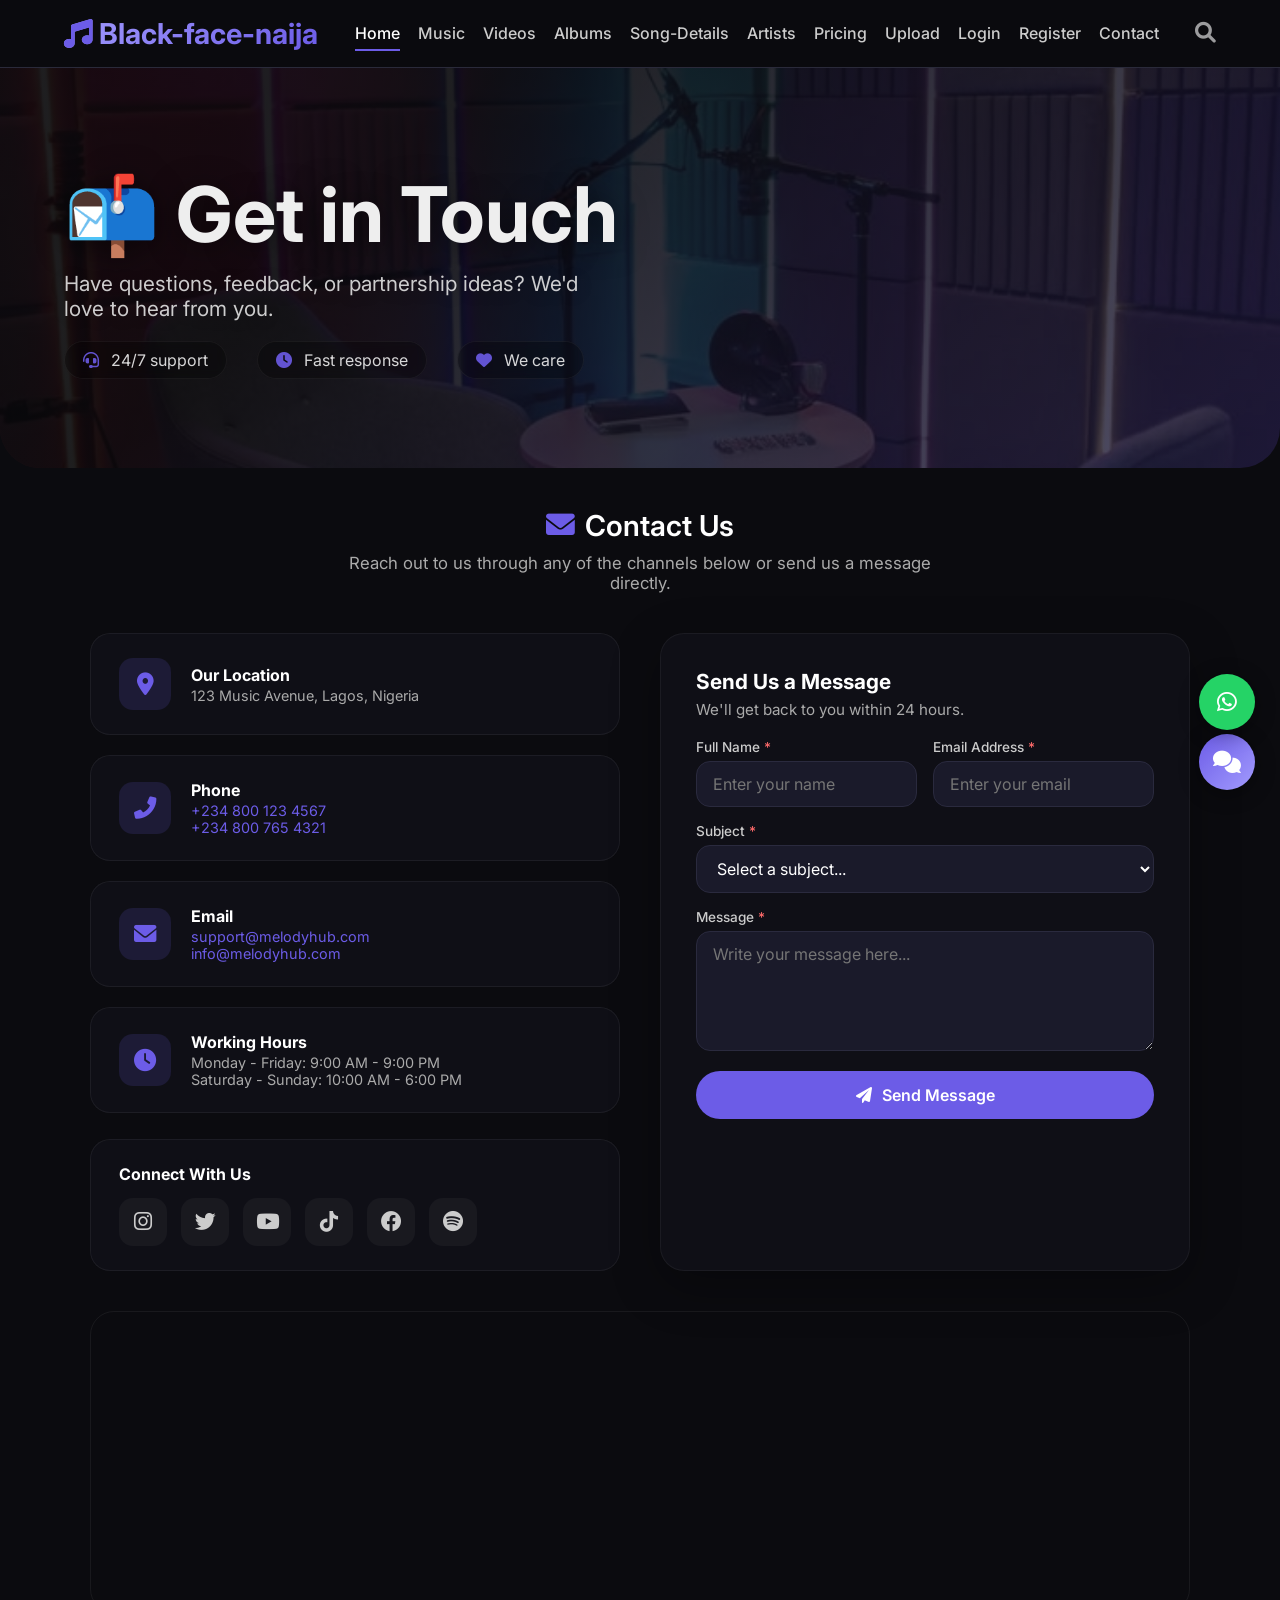
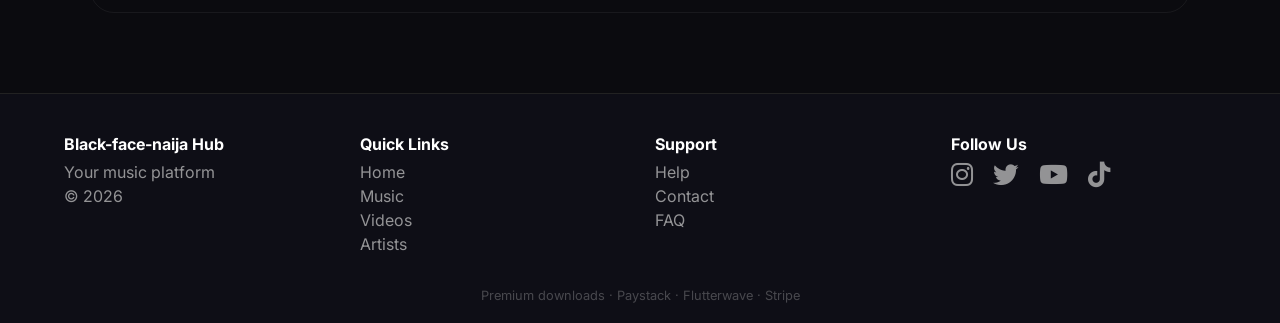
<file: contact.html>
<!DOCTYPE html>
<html lang="en">
<head>
    <meta charset="UTF-8" />
    <meta name="viewport" content="width=device-width, initial-scale=1.0, maximum-scale=1.5" />
    <title>Black-face-naija Music Hub · Contact</title>
    <link rel="stylesheet" href="https://cdnjs.cloudflare.com/ajax/libs/font-awesome/6.0.0-beta3/css/all.min.css" />
    <link href="https://fonts.googleapis.com/css2?family=Inter:opsz,wght@14..32,400;14..32,500;14..32,600;14..32,700&display=swap" rel="stylesheet" />
    <link rel="stylesheet" href="./css/contact.css">
    <style>
        * {
            margin: 0;
            padding: 0;
            box-sizing: border-box;
            font-family: 'Inter', sans-serif;
        }
        body {
            background: #0b0b0f;
            color: #eee;
            scroll-behavior: smooth;
        }
        ::-webkit-scrollbar {
            width: 6px;
        }
        ::-webkit-scrollbar-track {
            background: #1a1a24;
        }
        ::-webkit-scrollbar-thumb {
            background: #6c5ce7;
            border-radius: 10px;
        }

        .btn-primary {
            background: #6c5ce7;
            border: none;
            padding: 14px 32px;
            border-radius: 40px;
            font-weight: 600;
            color: white;
            cursor: pointer;
            transition: 0.3s;
            font-size: 1rem;
            display: inline-flex;
            align-items: center;
            gap: 10px;
        }
        .btn-primary:hover {
            background: #5a4bd1;
            transform: scale(1.02);
            box-shadow: 0 8px 30px rgba(108, 92, 231, 0.4);
        }

        nav {
            display: flex;
            flex-wrap: wrap;
            align-items: center;
            justify-content: space-between;
            padding: 16px 5%;
            background: rgba(11, 11, 15, 0.85);
            backdrop-filter: blur(12px);
            border-bottom: 1px solid #2a2a3a;
            position: sticky;
            top: 0;
            z-index: 99;
        }
        .logo {
            font-size: 1.8rem;
            font-weight: 700;
            background: linear-gradient(135deg, #a29bfe, #6c5ce7);
            -webkit-background-clip: text;
            -webkit-text-fill-color: transparent;
        }
        .nav-links {
            display: flex;
            flex-wrap: wrap;
            gap: 18px;
            font-weight: 500;
        }
        .nav-links a {
            padding: 6px 0;
            border-bottom: 2px solid transparent;
            transition: 0.2s;
            color: #ccc;
        }
        .nav-links a:hover {
            border-bottom-color: #6c5ce7;
            color: #fff;
        }
        .nav-links a.active {
            border-bottom-color: #6c5ce7;
            color: #fff;
        }
        .hamburger {
            display: none;
            font-size: 1.8rem;
            cursor: pointer;
            color: #fff;
        }

        /* HERO SECTION */
        .hero {
            position: relative;
            padding: 80px 5% 70px;
            border-radius: 0 0 40px 40px;
            min-height: 400px;
            display: flex;
            align-items: center;
            overflow: hidden;
        }
        .hero-bg-image {
            position: absolute;
            inset: 0;
            background: url('./images/contact-hero.jpg') center/cover no-repeat;
            z-index: 0;
            filter: brightness(0.3) saturate(0.7);
        }
        .hero-overlay {
            position: absolute;
            inset: 0;
            background: linear-gradient(135deg, rgba(11, 11, 15, 0.7) 30%, rgba(108, 92, 231, 0.2) 100%);
            z-index: 1;
        }
        .hero-content {
            position: relative;
            z-index: 2;
            max-width: 700px;
        }
        .hero h1 {
            font-size: clamp(2.8rem, 8vw, 4.8rem);
            font-weight: 700;
            margin-bottom: 10px;
            text-shadow: 0 4px 30px rgba(0, 0, 0, 0.5);
        }
        .hero p {
            font-size: 1.3rem;
            opacity: 0.85;
            max-width: 550px;
            text-shadow: 0 2px 20px rgba(0, 0, 0, 0.4);
        }
        .hero-stats {
            display: flex;
            flex-wrap: wrap;
            gap: 30px;
            margin-top: 20px;
        }
        .hero-stats span {
            font-size: 1rem;
            opacity: 0.9;
            background: rgba(0, 0, 0, 0.3);
            padding: 8px 18px;
            border-radius: 40px;
            backdrop-filter: blur(4px);
            border: 1px solid rgba(255, 255, 255, 0.06);
        }
        .hero-stats i {
            color: #6c5ce7;
            margin-right: 8px;
        }

        section {
            padding: 40px 5%;
        }
        .section-title {
            font-size: 1.8rem;
            font-weight: 600;
            margin-bottom: 10px;
            display: flex;
            align-items: center;
            gap: 10px;
            color: #fff;
            justify-content: center;
        }
        .section-subtitle {
            text-align: center;
            color: #aaa;
            font-size: 1.05rem;
            max-width: 600px;
            margin: 0 auto 40px;
        }

        /* Contact Container */
        .contact-container {
            display: grid;
            grid-template-columns: 1fr 1fr;
            gap: 40px;
            max-width: 1100px;
            margin: 0 auto;
        }

        /* Contact Info Cards */
        .contact-info {
            display: flex;
            flex-direction: column;
            gap: 20px;
        }
        .contact-info .info-card {
            background: rgba(20, 20, 30, 0.5);
            backdrop-filter: blur(8px);
            border: 1px solid rgba(255, 255, 255, 0.06);
            border-radius: 20px;
            padding: 24px 28px;
            display: flex;
            align-items: center;
            gap: 20px;
            transition: 0.3s;
        }
        .contact-info .info-card:hover {
            border-color: #6c5ce7;
            background: rgba(108, 92, 231, 0.08);
            transform: translateX(4px);
        }
        .contact-info .info-card .icon {
            width: 52px;
            height: 52px;
            background: rgba(108, 92, 231, 0.15);
            border-radius: 14px;
            display: flex;
            align-items: center;
            justify-content: center;
            font-size: 1.4rem;
            color: #6c5ce7;
            flex-shrink: 0;
        }
        .contact-info .info-card .details h4 {
            color: #fff;
            font-size: 1rem;
            margin-bottom: 2px;
        }
        .contact-info .info-card .details p {
            color: #aaa;
            font-size: 0.9rem;
        }
        .contact-info .info-card .details a {
            color: #6c5ce7;
            text-decoration: none;
            transition: 0.2s;
        }
        .contact-info .info-card .details a:hover {
            color: #a29bfe;
            text-decoration: underline;
        }

        .contact-info .social-links {
            background: rgba(20, 20, 30, 0.5);
            backdrop-filter: blur(8px);
            border: 1px solid rgba(255, 255, 255, 0.06);
            border-radius: 20px;
            padding: 24px 28px;
            margin-top: 6px;
        }
        .contact-info .social-links h4 {
            color: #fff;
            margin-bottom: 14px;
            font-size: 1rem;
        }
        .contact-info .social-links .social-icons {
            display: flex;
            gap: 14px;
            flex-wrap: wrap;
        }
        .contact-info .social-links .social-icons a {
            display: flex;
            align-items: center;
            justify-content: center;
            width: 48px;
            height: 48px;
            background: rgba(255, 255, 255, 0.04);
            border-radius: 14px;
            color: #ccc;
            font-size: 1.3rem;
            transition: 0.3s;
            border: 1px solid transparent;
        }
        .contact-info .social-links .social-icons a:hover {
            background: rgba(108, 92, 231, 0.15);
            border-color: #6c5ce7;
            color: #fff;
            transform: translateY(-2px);
        }

        /* Contact Form */
        .contact-form {
            background: rgba(20, 20, 30, 0.55);
            backdrop-filter: blur(10px);
            border: 1px solid rgba(255, 255, 255, 0.05);
            border-radius: 24px;
            padding: 35px;
            box-shadow: 0 15px 50px rgba(0, 0, 0, 0.3);
        }
        .contact-form h3 {
            color: #fff;
            font-size: 1.3rem;
            margin-bottom: 6px;
        }
        .contact-form p {
            color: #aaa;
            font-size: 0.95rem;
            margin-bottom: 20px;
        }
        .contact-form .form-group {
            margin-bottom: 16px;
        }
        .contact-form label {
            display: block;
            color: #ccc;
            font-size: 0.85rem;
            font-weight: 500;
            margin-bottom: 6px;
        }
        .contact-form label .required {
            color: #ff6b6b;
        }
        .contact-form input,
        .contact-form select,
        .contact-form textarea {
            width: 100%;
            padding: 12px 16px;
            border: none;
            background: #1a1a2a;
            color: #fff;
            border-radius: 14px;
            outline: none;
            border: 1px solid #2a2a3e;
            transition: 0.3s;
            font-size: 1rem;
        }
        .contact-form input:focus,
        .contact-form select:focus,
        .contact-form textarea:focus {
            border-color: #6c5ce7;
            box-shadow: 0 0 0 3px rgba(108, 92, 231, 0.2);
        }
        .contact-form textarea {
            resize: vertical;
            min-height: 120px;
        }
        .contact-form select option {
            background: #1a1a2a;
        }
        .contact-form .form-row {
            display: grid;
            grid-template-columns: 1fr 1fr;
            gap: 16px;
        }

        .contact-status {
            padding: 12px 16px;
            border-radius: 14px;
            margin-bottom: 16px;
            display: none;
            font-size: 0.95rem;
        }
        .contact-status.success {
            display: block;
            background: rgba(108, 206, 119, 0.15);
            border: 1px solid #6cce77;
            color: #6cce77;
        }
        .contact-status.error {
            display: block;
            background: rgba(255, 107, 107, 0.15);
            border: 1px solid #ff6b6b;
            color: #ff6b6b;
        }

        /* Map Section */
        .map-section {
            margin-top: 40px;
            border-radius: 24px;
            overflow: hidden;
            border: 1px solid rgba(255, 255, 255, 0.06);
            max-width: 1100px;
            margin-left: auto;
            margin-right: auto;
        }
        .map-section iframe {
            width: 100%;
            height: 300px;
            border: none;
            display: block;
            filter: grayscale(0.8) invert(0.9) hue-rotate(180deg);
        }

        footer {
            background: #0e0e16;
            padding: 40px 5% 20px;
            border-top: 1px solid #222;
            margin-top: 40px;
        }
        .footer-grid {
            display: grid;
            grid-template-columns: repeat(auto-fit, minmax(160px, 1fr));
            gap: 30px;
        }
        .footer-grid h4 {
            color: #fff;
            margin-bottom: 8px;
        }
        .footer-grid p {
            color: #ccc;
            opacity: 0.7;
            margin: 4px 0;
        }
        .social i {
            font-size: 1.6rem;
            margin-right: 16px;
            opacity: 0.7;
            transition: 0.2s;
            cursor: pointer;
            color: #ccc;
        }
        .social i:hover {
            opacity: 1;
            color: #6c5ce7;
        }
        .footer-bottom {
            text-align: center;
            margin-top: 30px;
            opacity: 0.3;
            font-size: 0.8rem;
            color: #ccc;
        }

        @media (max-width: 900px) {
            .contact-container {
                grid-template-columns: 1fr;
                max-width: 600px;
            }
        }
        @media (max-width: 768px) {
            .nav-links {
                display: none;
                width: 100%;
                flex-direction: column;
                gap: 6px;
                margin-top: 12px;
            }
            .nav-links.open {
                display: flex;
            }
            .hamburger {
                display: block;
            }
            .contact-form {
                padding: 24px 18px;
            }
            .contact-form .form-row {
                grid-template-columns: 1fr;
            }
            .hero {
                padding: 60px 5% 50px;
                min-height: 300px;
            }
            .contact-info .info-card {
                padding: 18px 20px;
            }
        }
        @media (max-width: 480px) {
            .contact-info .info-card {
                flex-direction: column;
                text-align: center;
            }
            .hero {
                padding: 40px 5% 30px;
                min-height: 250px;
            }
            .map-section iframe {
                height: 200px;
            }
        }
    </style>
</head>
<body>

    <!-- ========== NAV ========== -->
     <nav>
        <div class="logo"><i class="fas fa-music" style="background:transparent; -webkit-text-fill-color:#6c5ce7;"></i> Black-face-naija</div>
        <div class="hamburger" onclick="document.querySelector('.nav-links').classList.toggle('open')"><i class="fas fa-bars"></i></div>
        <div class="nav-links">
            <a href="index.html" class="active">Home</a>
            <a href="music.html">Music</a>
            <a href="videos.html">Videos</a>
            <a href="albums.html">Albums</a>
            <a href="song-details.html">Song-Details</a>
            <a href="artists.html">Artists</a>
            <a href="pricing.html">Pricing</a>
            <a href="upload.html">Upload</a>
            <a href="login.html">Login</a>
            <a href="register.html">Register</a>
            <a href="contact.html">Contact</a>
        </div>
        <div class="nav-actions">
            <i class="fas fa-search" style="opacity:0.6; font-size:1.3rem; color:#fff;"></i>
        </div>
    </nav>





    
    <!-- ===== NAV OVERLAY ===== -->
    <div class="nav-overlay" id="navOverlay" onclick="closeNav()"></div>

    <!-- ===== FLOATING BUTTONS ===== -->
    <button class="chat-btn" aria-label="Live Chat" onclick="toggleChat()">
        <i class="fas fa-comments"></i>
    </button>

    <a href="https://wa.me/15551234567" class="whatsapp-btn" aria-label="WhatsApp" target="_blank">
        <i class="fab fa-whatsapp"></i>
    </a>

    <!-- ========== HERO ========== -->
    <section id="home" class="hero">
        <div class="hero-bg-image"></div>
        <div class="hero-overlay"></div>
        <div class="hero-content">
            <h1>📬 Get in Touch</h1>
            <p>Have questions, feedback, or partnership ideas? We'd love to hear from you.</p>
            <div class="hero-stats">
                <span><i class="fas fa-headset"></i> 24/7 support</span>
                <span><i class="fas fa-clock"></i> Fast response</span>
                <span><i class="fas fa-heart"></i> We care</span>
            </div>
        </div>
    </section>

    <!-- ========== CONTACT ========== -->
    <section id="contact">
        <div class="section-title"><i class="fas fa-envelope" style="color:#6c5ce7;"></i> Contact Us</div>
        <p class="section-subtitle">Reach out to us through any of the channels below or send us a message directly.</p>

        <div class="contact-container">
            <!-- Contact Info -->
            <div class="contact-info">
                <div class="info-card">
                    <div class="icon"><i class="fas fa-map-marker-alt"></i></div>
                    <div class="details">
                        <h4>Our Location</h4>
                        <p>123 Music Avenue, Lagos, Nigeria</p>
                    </div>
                </div>

                <div class="info-card">
                    <div class="icon"><i class="fas fa-phone-alt"></i></div>
                    <div class="details">
                        <h4>Phone</h4>
                        <p><a href="tel:+2348001234567">+234 800 123 4567</a></p>
                        <p><a href="tel:+2348007654321">+234 800 765 4321</a></p>
                    </div>
                </div>

                <div class="info-card">
                    <div class="icon"><i class="fas fa-envelope"></i></div>
                    <div class="details">
                        <h4>Email</h4>
                        <p><a href="mailto:support@melodyhub.com">support@melodyhub.com</a></p>
                        <p><a href="mailto:info@melodyhub.com">info@melodyhub.com</a></p>
                    </div>
                </div>

                <div class="info-card">
                    <div class="icon"><i class="fas fa-clock"></i></div>
                    <div class="details">
                        <h4>Working Hours</h4>
                        <p>Monday - Friday: 9:00 AM - 9:00 PM</p>
                        <p>Saturday - Sunday: 10:00 AM - 6:00 PM</p>
                    </div>
                </div>

                <div class="social-links">
                    <h4>Connect With Us</h4>
                    <div class="social-icons">
                        <a href="#" aria-label="Instagram"><i class="fab fa-instagram"></i></a>
                        <a href="#" aria-label="Twitter"><i class="fab fa-twitter"></i></a>
                        <a href="#" aria-label="YouTube"><i class="fab fa-youtube"></i></a>
                        <a href="#" aria-label="TikTok"><i class="fab fa-tiktok"></i></a>
                        <a href="#" aria-label="Facebook"><i class="fab fa-facebook"></i></a>
                        <a href="#" aria-label="Spotify"><i class="fab fa-spotify"></i></a>
                    </div>
                </div>
            </div>

            <!-- Contact Form -->
            <div class="contact-form">
                <h3>Send Us a Message</h3>
                <p>We'll get back to you within 24 hours.</p>

                <div class="contact-status" id="contactStatus"></div>

                <form id="contactForm" onsubmit="return false;">
                    <div class="form-row">
                        <div class="form-group">
                            <label>Full Name <span class="required">*</span></label>
                            <input type="text" id="fullName" placeholder="Enter your name" required />
                        </div>
                        <div class="form-group">
                            <label>Email Address <span class="required">*</span></label>
                            <input type="email" id="email" placeholder="Enter your email" required />
                        </div>
                    </div>

                    <div class="form-group">
                        <label>Subject <span class="required">*</span></label>
                        <select id="subject" required>
                            <option value="">Select a subject...</option>
                            <option value="general">General Inquiry</option>
                            <option value="support">Technical Support</option>
                            <option value="partnership">Partnership / Collaboration</option>
                            <option value="feedback">Feedback / Suggestion</option>
                            <option value="report">Report a Bug</option>
                            <option value="other">Other</option>
                        </select>
                    </div>

                    <div class="form-group">
                        <label>Message <span class="required">*</span></label>
                        <textarea id="message" placeholder="Write your message here..." required></textarea>
                    </div>

                    <button type="button" class="btn-primary" onclick="handleContact()" style="width:100%; justify-content:center;">
                        <i class="fas fa-paper-plane"></i> Send Message
                    </button>
                </form>
            </div>
        </div>

        <!-- Map Section -->
        <div class="map-section">
            <iframe 
                src="https://www.google.com/maps/embed?pb=!1m18!1m12!1m3!1d253682.4851658675!2d3.116340337795404!3d6.548058769560267!2m3!1f0!2f0!3f0!3m2!1i1024!2i768!4f13.1!3m3!1m2!1s0x103b8b1ae3853efd%3A0x882f09e44ef8f55e!2sLagos%2C%20Nigeria!5e0!3m2!1sen!2s!4v1700000000000" 
                allowfullscreen="" 
                loading="lazy" 
                referrerpolicy="no-referrer-when-downgrade">
            </iframe>
        </div>
    </section>

    <!-- ========== FOOTER ========== -->
    <footer>
        <div class="footer-grid">
            <div>
                <h4>Black-face-naija Hub</h4>
                <p>Your music platform</p>
                <p>© 2026</p>
            </div>
            <div>
                <h4>Quick Links</h4>
                <p>Home</p>
                <p>Music</p>
                <p>Videos</p>
                <p>Artists</p>
            </div>
            <div>
                <h4>Support</h4>
                <p>Help</p>
                <p>Contact</p>
                <p>FAQ</p>
            </div>
            <div class="social">
                <h4>Follow Us</h4>
                <i class="fab fa-instagram"></i>
                <i class="fab fa-twitter"></i>
                <i class="fab fa-youtube"></i>
                <i class="fab fa-tiktok"></i>
            </div>
        </div>
        <div class="footer-bottom">
            Premium downloads · Paystack · Flutterwave · Stripe
        </div>
    </footer>

    <script>
        // ===== HANDLE CONTACT FORM =====
        function handleContact() {
            const fullName = document.getElementById('fullName').value.trim();
            const email = document.getElementById('email').value.trim();
            const subject = document.getElementById('subject').value;
            const message = document.getElementById('message').value.trim();
            const status = document.getElementById('contactStatus');

            // Validation
            if (!fullName || !email || !subject || !message) {
                status.className = 'contact-status error';
                status.style.display = 'block';
                status.innerHTML = '⚠️ Please fill in all required fields.';
                return;
            }

            if (fullName.length < 2) {
                status.className = 'contact-status error';
                status.style.display = 'block';
                status.innerHTML = '⚠️ Name must be at least 2 characters.';
                return;
            }

            if (!email.includes('@') || !email.includes('.')) {
                status.className = 'contact-status error';
                status.style.display = 'block';
                status.innerHTML = '⚠️ Please enter a valid email address.';
                return;
            }

            if (message.length < 10) {
                status.className = 'contact-status error';
                status.style.display = 'block';
                status.innerHTML = '⚠️ Message must be at least 10 characters.';
                return;
            }

            // Simulate sending
            status.className = 'contact-status';
            status.style.display = 'block';
            status.innerHTML = '⏳ Sending your message... Please wait.';

            setTimeout(() => {
                status.className = 'contact-status success';
                status.innerHTML = `
                    ✅ <strong>Message Sent!</strong><br />
                    Thank you ${fullName}! We'll get back to you within 24 hours.
                    <br /><small style="opacity:0.7;">Your message has been received.</small>
                `;

                // Log to console
                console.log('📬 Contact form submitted:', {
                    name: fullName,
                    email: email,
                    subject: subject,
                    message: message
                });

                // Reset form
                document.getElementById('fullName').value = '';
                document.getElementById('email').value = '';
                document.getElementById('subject').value = '';
                document.getElementById('message').value = '';

                // Hide status after 5 seconds
                setTimeout(() => {
                    status.className = 'contact-status';
                    status.style.display = 'none';
                }, 5000);

            }, 1500);
        }

        // ===== KEYBOARD SHORTCUT: ENTER TO SEND =====
        document.addEventListener('keydown', function(e) {
            if (e.key === 'Enter') {
                const form = document.getElementById('contactForm');
                if (form.contains(e.target) && e.target.tagName !== 'TEXTAREA') {
                    handleContact();
                }
            }
        });

        // ===== HAMBURGER =====
        document.querySelectorAll('.nav-links a').forEach(link => {
            link.addEventListener('click', () => {
                document.querySelector('.nav-links').classList.remove('open');
            });
        });

        console.log('📬 Melody Contact Hub ready!');
    </script>

</body>
</html>
</file>
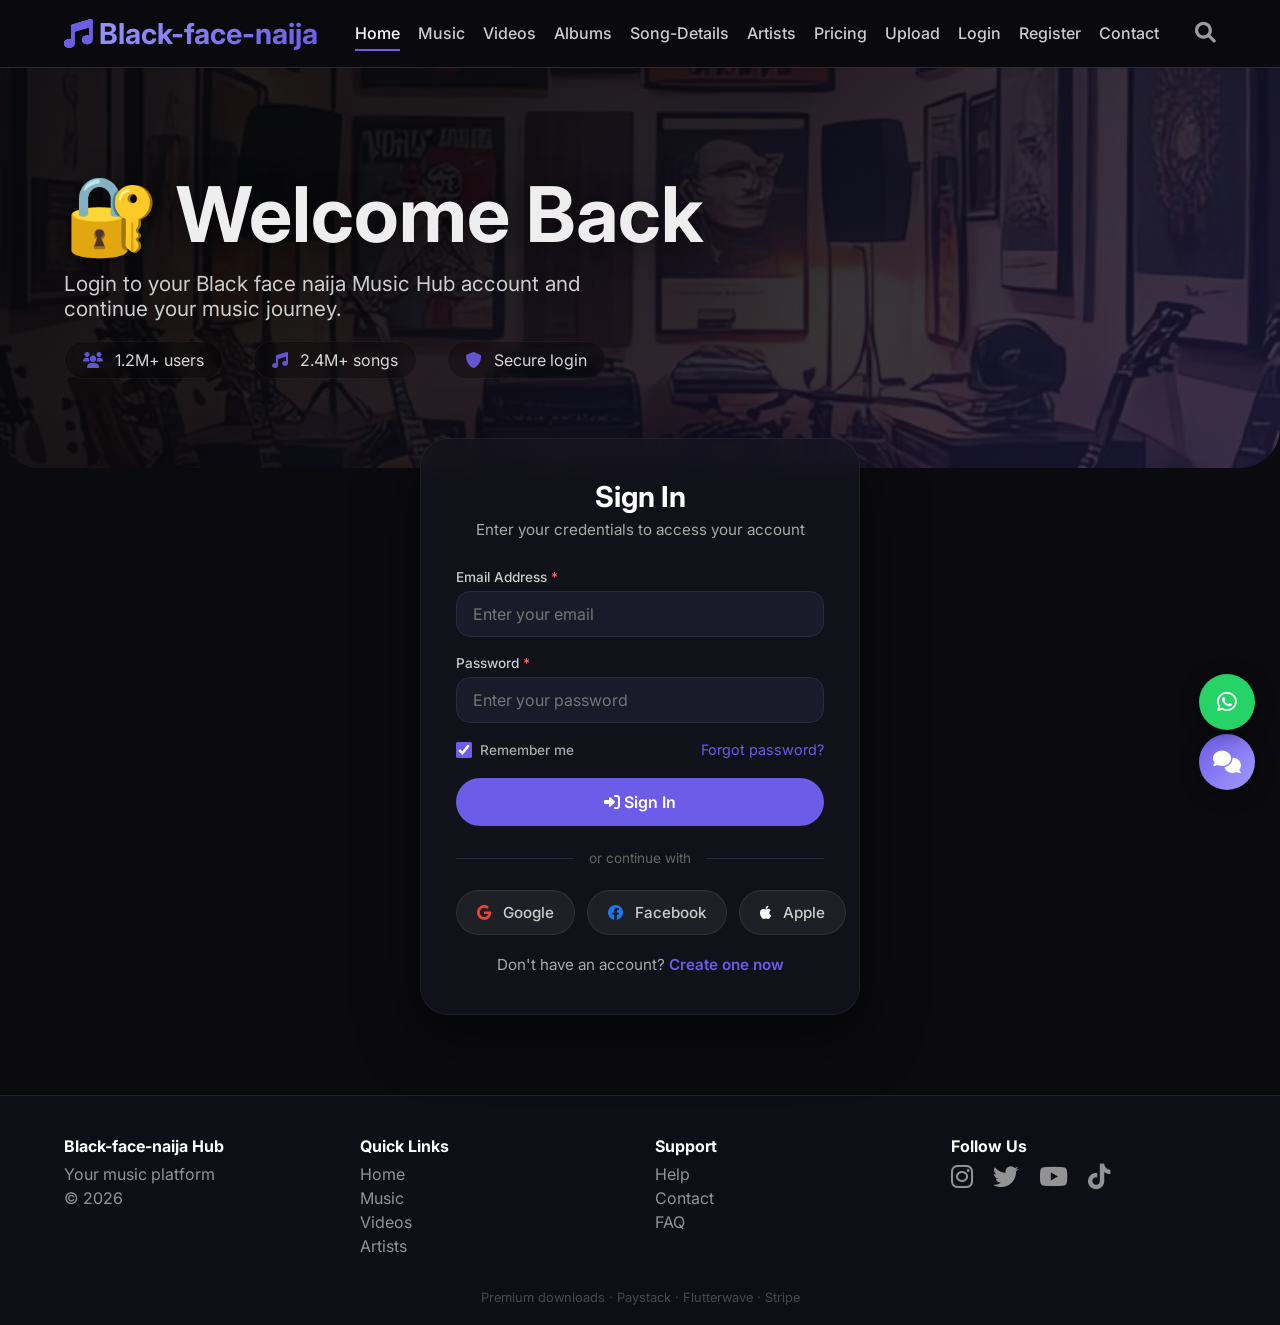
<file: login.html>
<!DOCTYPE html>
<html lang="en">
<head>
    <meta charset="UTF-8" />
    <meta name="viewport" content="width=device-width, initial-scale=1.0, maximum-scale=1.5" />
    <title>Black-face-naija Music Hub · Login</title>
    <link rel="stylesheet" href="https://cdnjs.cloudflare.com/ajax/libs/font-awesome/6.0.0-beta3/css/all.min.css" />
    <link href="https://fonts.googleapis.com/css2?family=Inter:opsz,wght@14..32,400;14..32,500;14..32,600;14..32,700&display=swap" rel="stylesheet" />
    <link rel="stylesheet" href="./css/login.css">
    <style>
        * {
            margin: 0;
            padding: 0;
            box-sizing: border-box;
            font-family: 'Inter', sans-serif;
        }
        body {
            background: #0b0b0f;
            color: #eee;
            scroll-behavior: smooth;
        }
        ::-webkit-scrollbar {
            width: 6px;
        }
        ::-webkit-scrollbar-track {
            background: #1a1a24;
        }
        ::-webkit-scrollbar-thumb {
            background: #6c5ce7;
            border-radius: 10px;
        }

        .btn-primary {
            background: #6c5ce7;
            border: none;
            padding: 14px 32px;
            border-radius: 40px;
            font-weight: 600;
            color: white;
            cursor: pointer;
            transition: 0.3s;
            font-size: 1rem;
            width: 100%;
        }
        .btn-primary:hover {
            background: #5a4bd1;
            transform: scale(1.02);
            box-shadow: 0 8px 30px rgba(108, 92, 231, 0.4);
        }
        .btn-secondary {
            background: transparent;
            border: 2px solid #444;
            padding: 12px 28px;
            border-radius: 40px;
            font-weight: 600;
            color: #ccc;
            cursor: pointer;
            transition: 0.3s;
            font-size: 1rem;
            width: 100%;
        }
        .btn-secondary:hover {
            border-color: #6c5ce7;
            color: #fff;
        }

        .btn-social {
            background: rgba(255, 255, 255, 0.06);
            border: 1px solid rgba(255, 255, 255, 0.08);
            padding: 12px 20px;
            border-radius: 40px;
            font-weight: 500;
            color: #ccc;
            cursor: pointer;
            transition: 0.3s;
            font-size: 0.95rem;
            display: flex;
            align-items: center;
            justify-content: center;
            gap: 12px;
            flex: 1;
        }
        .btn-social:hover {
            background: rgba(108, 92, 231, 0.15);
            border-color: #6c5ce7;
            color: #fff;
        }

        nav {
            display: flex;
            flex-wrap: wrap;
            align-items: center;
            justify-content: space-between;
            padding: 16px 5%;
            background: rgba(11, 11, 15, 0.85);
            backdrop-filter: blur(12px);
            border-bottom: 1px solid #2a2a3a;
            position: sticky;
            top: 0;
            z-index: 99;
        }
        .logo {
            font-size: 1.8rem;
            font-weight: 700;
            background: linear-gradient(135deg, #a29bfe, #6c5ce7);
            -webkit-background-clip: text;
            -webkit-text-fill-color: transparent;
        }
        .nav-links {
            display: flex;
            flex-wrap: wrap;
            gap: 18px;
            font-weight: 500;
        }
        .nav-links a {
            padding: 6px 0;
            border-bottom: 2px solid transparent;
            transition: 0.2s;
            color: #ccc;
        }
        .nav-links a:hover {
            border-bottom-color: #6c5ce7;
            color: #fff;
        }
        .nav-links a.active {
            border-bottom-color: #6c5ce7;
            color: #fff;
        }
        .hamburger {
            display: none;
            font-size: 1.8rem;
            cursor: pointer;
            color: #fff;
        }

        /* HERO SECTION */
        .hero {
            position: relative;
            padding: 80px 5% 70px;
            border-radius: 0 0 40px 40px;
            min-height: 400px;
            display: flex;
            align-items: center;
            overflow: hidden;
        }
        .hero-bg-image {
            position: absolute;
            inset: 0;
            background: url('./images/login-hero.jpg') center/cover no-repeat;
            z-index: 0;
            filter: brightness(0.3) saturate(0.7);
        }
        .hero-overlay {
            position: absolute;
            inset: 0;
            background: linear-gradient(135deg, rgba(11, 11, 15, 0.7) 30%, rgba(108, 92, 231, 0.2) 100%);
            z-index: 1;
        }
        .hero-content {
            position: relative;
            z-index: 2;
            max-width: 700px;
        }
        .hero h1 {
            font-size: clamp(2.8rem, 8vw, 4.8rem);
            font-weight: 700;
            margin-bottom: 10px;
            text-shadow: 0 4px 30px rgba(0, 0, 0, 0.5);
        }
        .hero p {
            font-size: 1.3rem;
            opacity: 0.85;
            max-width: 550px;
            text-shadow: 0 2px 20px rgba(0, 0, 0, 0.4);
        }
        .hero-stats {
            display: flex;
            flex-wrap: wrap;
            gap: 30px;
            margin-top: 20px;
        }
        .hero-stats span {
            font-size: 1rem;
            opacity: 0.9;
            background: rgba(0, 0, 0, 0.3);
            padding: 8px 18px;
            border-radius: 40px;
            backdrop-filter: blur(4px);
            border: 1px solid rgba(255, 255, 255, 0.06);
        }
        .hero-stats i {
            color: #6c5ce7;
            margin-right: 8px;
        }

        section {
            padding: 40px 5%;
        }

        /* Login Container */
        .login-container {
            max-width: 440px;
            margin: -30px auto 0;
            background: rgba(20, 20, 30, 0.7);
            backdrop-filter: blur(12px);
            border: 1px solid rgba(255, 255, 255, 0.06);
            border-radius: 28px;
            padding: 40px 35px;
            box-shadow: 0 20px 60px rgba(0, 0, 0, 0.6);
            position: relative;
            z-index: 3;
        }
        .login-container .login-header {
            text-align: center;
            margin-bottom: 30px;
        }
        .login-container .login-header h2 {
            font-size: 1.8rem;
            color: #fff;
            margin-bottom: 6px;
        }
        .login-container .login-header p {
            color: #aaa;
            font-size: 0.95rem;
        }
        .login-container .form-group {
            margin-bottom: 18px;
        }
        .login-container label {
            display: block;
            color: #ccc;
            font-size: 0.85rem;
            font-weight: 500;
            margin-bottom: 6px;
        }
        .login-container label .required {
            color: #ff6b6b;
        }
        .login-container input {
            width: 100%;
            padding: 12px 16px;
            border: none;
            background: #1a1a2a;
            color: #fff;
            border-radius: 14px;
            outline: none;
            border: 1px solid #2a2a3e;
            transition: 0.3s;
            font-size: 1rem;
        }
        .login-container input:focus {
            border-color: #6c5ce7;
            box-shadow: 0 0 0 3px rgba(108, 92, 231, 0.2);
        }
        .login-container .form-options {
            display: flex;
            justify-content: space-between;
            align-items: center;
            margin: 16px 0 20px;
            font-size: 0.9rem;
        }
        .login-container .form-options label {
            display: flex;
            align-items: center;
            gap: 8px;
            color: #aaa;
            cursor: pointer;
            margin-bottom: 0;
        }
        .login-container .form-options label input[type="checkbox"] {
            width: 16px;
            height: 16px;
            accent-color: #6c5ce7;
            cursor: pointer;
        }
        .login-container .form-options a {
            color: #6c5ce7;
            text-decoration: none;
            transition: 0.2s;
        }
        .login-container .form-options a:hover {
            color: #a29bfe;
            text-decoration: underline;
        }
        .login-container .divider {
            display: flex;
            align-items: center;
            gap: 16px;
            margin: 24px 0;
            color: #666;
            font-size: 0.85rem;
        }
        .login-container .divider::before,
        .login-container .divider::after {
            content: '';
            flex: 1;
            height: 1px;
            background: #2a2a3e;
        }
        .login-container .social-login {
            display: flex;
            gap: 12px;
            margin-bottom: 20px;
        }
        .login-container .register-link {
            text-align: center;
            color: #aaa;
            font-size: 0.95rem;
        }
        .login-container .register-link a {
            color: #6c5ce7;
            text-decoration: none;
            font-weight: 600;
            transition: 0.2s;
        }
        .login-container .register-link a:hover {
            color: #a29bfe;
            text-decoration: underline;
        }

        .login-status {
            padding: 12px 16px;
            border-radius: 14px;
            margin-bottom: 16px;
            display: none;
            font-size: 0.95rem;
        }
        .login-status.success {
            display: block;
            background: rgba(108, 206, 119, 0.15);
            border: 1px solid #6cce77;
            color: #6cce77;
        }
        .login-status.error {
            display: block;
            background: rgba(255, 107, 107, 0.15);
            border: 1px solid #ff6b6b;
            color: #ff6b6b;
        }

        footer {
            background: #0e0e16;
            padding: 40px 5% 20px;
            border-top: 1px solid #222;
            margin-top: 40px;
        }
        .footer-grid {
            display: grid;
            grid-template-columns: repeat(auto-fit, minmax(160px, 1fr));
            gap: 30px;
        }
        .footer-grid h4 {
            color: #fff;
            margin-bottom: 8px;
        }
        .footer-grid p {
            color: #ccc;
            opacity: 0.7;
            margin: 4px 0;
        }
        .social i {
            font-size: 1.6rem;
            margin-right: 16px;
            opacity: 0.7;
            transition: 0.2s;
            cursor: pointer;
            color: #ccc;
        }
        .social i:hover {
            opacity: 1;
            color: #6c5ce7;
        }
        .footer-bottom {
            text-align: center;
            margin-top: 30px;
            opacity: 0.3;
            font-size: 0.8rem;
            color: #ccc;
        }

        @media (max-width: 768px) {
            .nav-links {
                display: none;
                width: 100%;
                flex-direction: column;
                gap: 6px;
                margin-top: 12px;
            }
            .nav-links.open {
                display: flex;
            }
            .hamburger {
                display: block;
            }
            .login-container {
                padding: 30px 20px;
                margin: -20px 10px 0;
            }
            .hero {
                padding: 60px 5% 50px;
                min-height: 300px;
            }
            .login-container .social-login {
                flex-direction: column;
            }
        }
        @media (max-width: 480px) {
            .login-container {
                padding: 24px 16px;
            }
            .hero {
                padding: 40px 5% 30px;
                min-height: 250px;
            }
            .login-container .form-options {
                flex-direction: column;
                gap: 10px;
                align-items: flex-start;
            }
        }
    </style>
</head>
<body>

    <!-- ========== NAV ========== -->
    <nav>
        <div class="logo"><i class="fas fa-music" style="background:transparent; -webkit-text-fill-color:#6c5ce7;"></i> Black-face-naija</div>
        <div class="hamburger" onclick="document.querySelector('.nav-links').classList.toggle('open')"><i class="fas fa-bars"></i></div>
        <div class="nav-links">
            <a href="index.html" class="active">Home</a>
            <a href="music.html">Music</a>
            <a href="videos.html">Videos</a>
            <a href="albums.html">Albums</a>
            <a href="song-details.html">Song-Details</a>
            <a href="artists.html">Artists</a>
            <a href="pricing.html">Pricing</a>
            <a href="upload.html">Upload</a>
            <a href="login.html">Login</a>
            <a href="register.html">Register</a>
            <a href="contact.html">Contact</a>
        </div>
        <div class="nav-actions">
            <i class="fas fa-search" style="opacity:0.6; font-size:1.3rem; color:#fff;"></i>
        </div>
    </nav>


    
    <!-- ===== NAV OVERLAY ===== -->
    <div class="nav-overlay" id="navOverlay" onclick="closeNav()"></div>

    <!-- ===== FLOATING BUTTONS ===== -->
    <button class="chat-btn" aria-label="Live Chat" onclick="toggleChat()">
        <i class="fas fa-comments"></i>
    </button>

    <a href="https://wa.me/15551234567" class="whatsapp-btn" aria-label="WhatsApp" target="_blank">
        <i class="fab fa-whatsapp"></i>
    </a>

    <!-- ========== HERO ========== -->
    <section id="home" class="hero">
        <div class="hero-bg-image"></div>
        <div class="hero-overlay"></div>
        <div class="hero-content">
            <h1>🔐 Welcome Back</h1>
            <p>Login to your Black face naija Music Hub account and continue your music journey.</p>
            <div class="hero-stats">
                <span><i class="fas fa-users"></i> 1.2M+ users</span>
                <span><i class="fas fa-music"></i> 2.4M+ songs</span>
                <span><i class="fas fa-shield-alt"></i> Secure login</span>
            </div>
        </div>
    </section>

    <!-- ========== LOGIN FORM ========== -->
    <section id="login" style="padding-top: 0;">
        <div class="login-container">
            <div class="login-header">
                <h2>Sign In</h2>
                <p>Enter your credentials to access your account</p>
            </div>

            <div class="login-status" id="loginStatus"></div>

            <form id="loginForm" onsubmit="return false;">
                <div class="form-group">
                    <label>Email Address <span class="required">*</span></label>
                    <input type="email" id="email" placeholder="Enter your email" required />
                </div>
                <div class="form-group">
                    <label>Password <span class="required">*</span></label>
                    <input type="password" id="password" placeholder="Enter your password" required />
                </div>

                <div class="form-options">
                    <label>
                        <input type="checkbox" id="rememberMe" checked />
                        Remember me
                    </label>
                    <a href="#forgot-password">Forgot password?</a>
                </div>

                <button type="button" class="btn-primary" onclick="handleLogin()">
                    <i class="fas fa-sign-in-alt"></i> Sign In
                </button>
            </form>

            <div class="divider">or continue with</div>

            <div class="social-login">
                <button class="btn-social" onclick="socialLogin('Google')">
                    <i class="fab fa-google" style="color: #ea4335;"></i> Google
                </button>
                <button class="btn-social" onclick="socialLogin('Facebook')">
                    <i class="fab fa-facebook" style="color: #1877f2;"></i> Facebook
                </button>
                <button class="btn-social" onclick="socialLogin('Apple')">
                    <i class="fab fa-apple" style="color: #fff;"></i> Apple
                </button>
            </div>

            <div class="register-link">
                Don't have an account? <a href="register.html">Create one now</a>
            </div>
        </div>
    </section>

    <!-- ========== FOOTER ========== -->
    <footer>
        <div class="footer-grid">
            <div>
                <h4>Black-face-naija Hub</h4>
                <p>Your music platform</p>
                <p>© 2026</p>
            </div>
            <div>
                <h4>Quick Links</h4>
                <p>Home</p>
                <p>Music</p>
                <p>Videos</p>
                <p>Artists</p>
            </div>
            <div>
                <h4>Support</h4>
                <p>Help</p>
                <p>Contact</p>
                <p>FAQ</p>
            </div>
            <div class="social">
                <h4>Follow Us</h4>
                <i class="fab fa-instagram"></i>
                <i class="fab fa-twitter"></i>
                <i class="fab fa-youtube"></i>
                <i class="fab fa-tiktok"></i>
            </div>
        </div>
        <div class="footer-bottom">
            Premium downloads · Paystack · Flutterwave · Stripe
        </div>
    </footer>

    <script>
        // ===== HANDLE LOGIN =====
        function handleLogin() {
            const email = document.getElementById('email').value.trim();
            const password = document.getElementById('password').value.trim();
            const rememberMe = document.getElementById('rememberMe').checked;
            const status = document.getElementById('loginStatus');

            // Validation
            if (!email || !password) {
                status.className = 'login-status error';
                status.style.display = 'block';
                status.innerHTML = '⚠️ Please fill in both email and password.';
                return;
            }

            // Simple email validation
            if (!email.includes('@') || !email.includes('.')) {
                status.className = 'login-status error';
                status.style.display = 'block';
                status.innerHTML = '⚠️ Please enter a valid email address.';
                return;
            }

            // Simulate login
            status.className = 'login-status';
            status.style.display = 'block';
            status.innerHTML = '⏳ Logging in... Please wait.';

            // Simulate delay
            setTimeout(() => {
                // Demo: Accept any valid email/password
                status.className = 'login-status success';
                status.innerHTML = `
                    ✅ <strong>Login Successful!</strong><br />
                    Welcome back! You are now signed in.
                    ${rememberMe ? ' <small>(Remember me enabled)</small>' : ''}
                    <br /><small style="opacity:0.7;">Redirecting to your dashboard...</small>
                `;

                // Store login state
                localStorage.setItem('melodyUser', JSON.stringify({
                    email: email,
                    loggedIn: true,
                    rememberMe: rememberMe
                }));

                console.log(`✅ User logged in: ${email}`);

                // Redirect after 2 seconds
                setTimeout(() => {
                    window.location.href = 'dashboard.html';
                }, 2000);

            }, 1500);
        }

        // ===== SOCIAL LOGIN =====
        function socialLogin(provider) {
            const status = document.getElementById('loginStatus');
            status.className = 'login-status';
            status.style.display = 'block';
            status.innerHTML = `⏳ Connecting to ${provider}...`;

            setTimeout(() => {
                status.className = 'login-status success';
                status.innerHTML = `
                    ✅ <strong>Login Successful!</strong><br />
                    You are now signed in with ${provider}.
                    <br /><small style="opacity:0.7;">Redirecting...</small>
                `;

                localStorage.setItem('melodyUser', JSON.stringify({
                    provider: provider,
                    loggedIn: true
                }));

                setTimeout(() => {
                    window.location.href = 'dashboard.html';
                }, 1500);
            }, 1200);
        }

        // ===== FORGOT PASSWORD =====
        document.querySelector('a[href="#forgot-password"]').addEventListener('click', function(e) {
            e.preventDefault();
            const status = document.getElementById('loginStatus');
            status.className = 'login-status';
            status.style.display = 'block';
            status.innerHTML = `
                🔑 <strong>Password Reset</strong><br />
                Please check your email for password reset instructions.
                <br /><small style="opacity:0.7;">We'll send a reset link to your registered email.</small>
            `;
            setTimeout(() => {
                status.className = 'login-status';
                status.style.display = 'none';
            }, 4000);
        });

        // ===== KEYBOARD SHORTCUT: ENTER TO LOGIN =====
        document.addEventListener('keydown', function(e) {
            if (e.key === 'Enter') {
                const form = document.getElementById('loginForm');
                if (form.contains(e.target)) {
                    handleLogin();
                }
            }
        });

        // ===== HAMBURGER =====
        document.querySelectorAll('.nav-links a').forEach(link => {
            link.addEventListener('click', () => {
                document.querySelector('.nav-links').classList.remove('open');
            });
        });

        // ===== CHECK IF ALREADY LOGGED IN =====
        const savedUser = localStorage.getItem('melodyUser');
        if (savedUser) {
            try {
                const user = JSON.parse(savedUser);
                if (user.loggedIn) {
                    console.log('👤 User already logged in:', user.email || user.provider);
                }
            } catch (e) {}
        }

        console.log('🔐 Melody Login Hub ready!');
    </script>

</body>
</html>
</file>
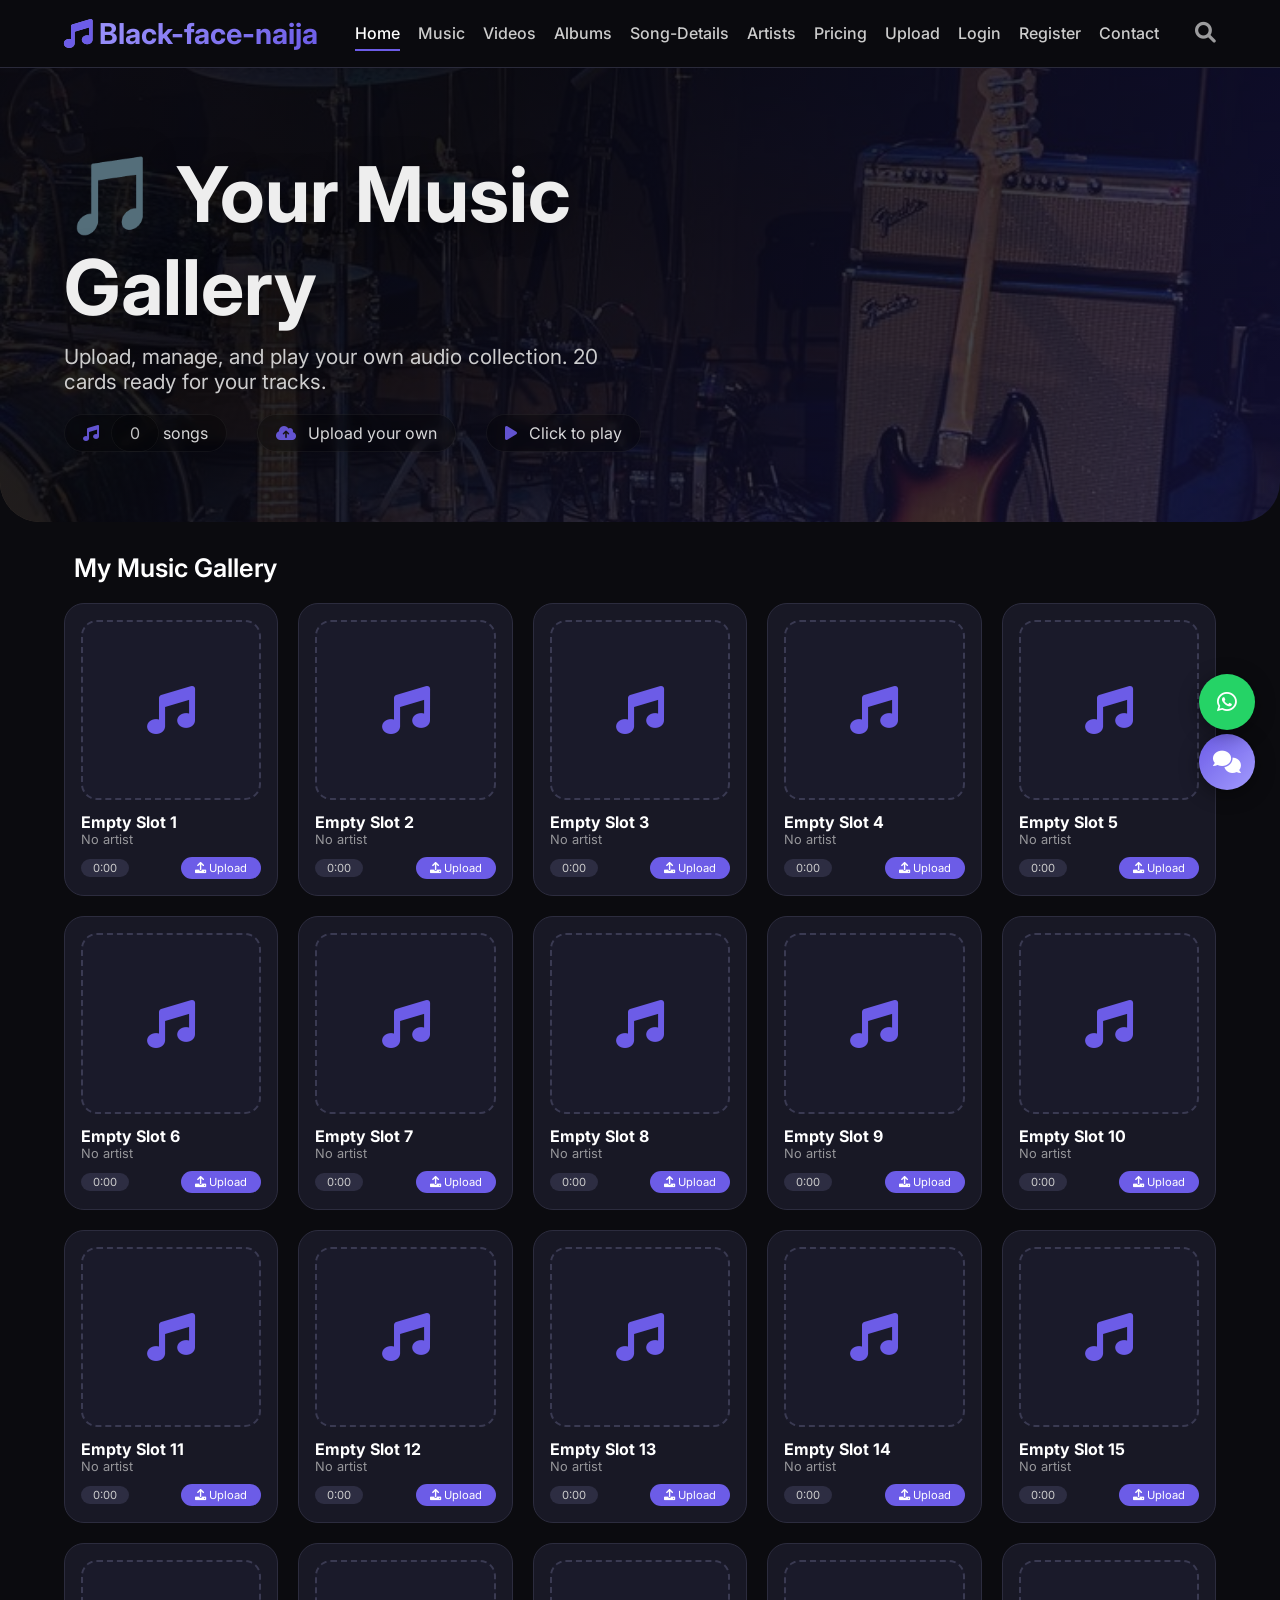
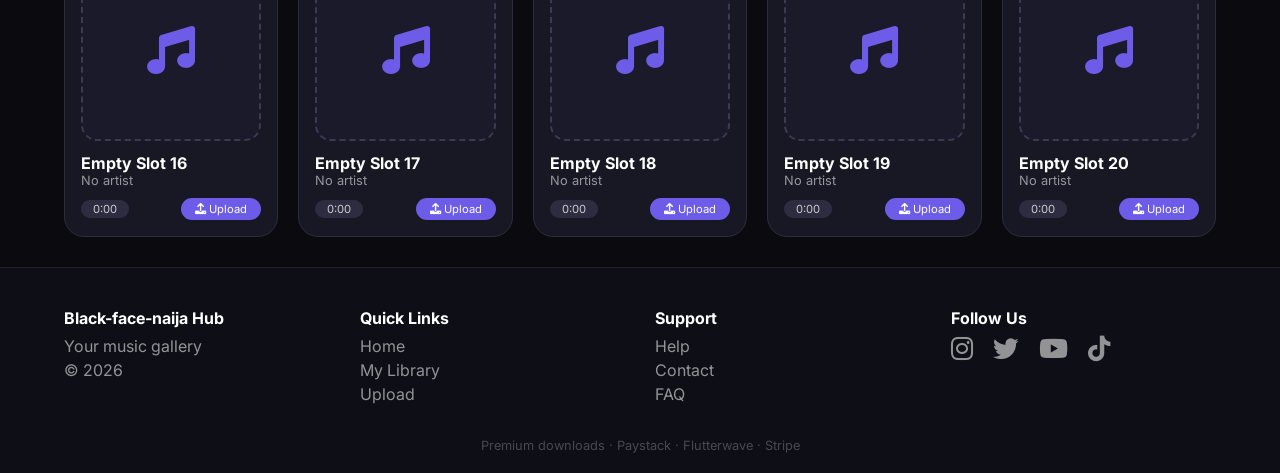
<file: music.html>
<!DOCTYPE html>
<html lang="en">
<head>
    <meta charset="UTF-8" />
    <meta name="viewport" content="width=device-width, initial-scale=1.0, maximum-scale=1.5" />
    <title>Black-face-naija Music Hub · Upload Your Music</title>
    <link rel="stylesheet" href="https://cdnjs.cloudflare.com/ajax/libs/font-awesome/6.0.0-beta3/css/all.min.css" />
    <link href="https://fonts.googleapis.com/css2?family=Inter:opsz,wght@14..32,400;14..32,500;14..32,600;14..32,700&display=swap" rel="stylesheet" />
    <link rel="stylesheet" href="./css/music.css">
    <style>
        * {
            margin: 0;
            padding: 0;
            box-sizing: border-box;
            font-family: 'Inter', sans-serif;
        }
        body {
            background: #0b0b0f;
            color: #eee;
            scroll-behavior: smooth;
        }
        ::-webkit-scrollbar {
            width: 6px;
        }
        ::-webkit-scrollbar-track {
            background: #1a1a24;
        }
        ::-webkit-scrollbar-thumb {
            background: #6c5ce7;
            border-radius: 10px;
        }

        .btn-primary {
            background: #6c5ce7;
            border: none;
            padding: 10px 22px;
            border-radius: 40px;
            font-weight: 600;
            color: white;
            cursor: pointer;
            transition: 0.2s;
        }
        .btn-primary:hover {
            background: #5a4bd1;
            transform: scale(1.02);
        }

        nav {
            display: flex;
            flex-wrap: wrap;
            align-items: center;
            justify-content: space-between;
            padding: 16px 5%;
            background: rgba(11, 11, 15, 0.85);
            backdrop-filter: blur(12px);
            border-bottom: 1px solid #2a2a3a;
            position: sticky;
            top: 0;
            z-index: 99;
        }
        .logo {
            font-size: 1.8rem;
            font-weight: 700;
            background: linear-gradient(135deg, #a29bfe, #6c5ce7);
            -webkit-background-clip: text;
            -webkit-text-fill-color: transparent;
        }
        .nav-links {
            display: flex;
            flex-wrap: wrap;
            gap: 18px;
            font-weight: 500;
        }
        .nav-links a {
            padding: 6px 0;
            border-bottom: 2px solid transparent;
            transition: 0.2s;
            color: #ccc;
        }
        .nav-links a:hover {
            border-bottom-color: #6c5ce7;
            color: #fff;
        }
        .nav-links a.active {
            border-bottom-color: #6c5ce7;
            color: #fff;
        }
        .hamburger {
            display: none;
            font-size: 1.8rem;
            cursor: pointer;
            color: #fff;
        }

        .hero {
            position: relative;
            padding: 80px 5% 70px;
            border-radius: 0 0 40px 40px;
            min-height: 450px;
            display: flex;
            align-items: center;
            overflow: hidden;
        }
        .hero-bg-image {
            position: absolute;
            inset: 0;
            background: url('./images/music-hero.jpg') center/cover no-repeat;
            z-index: 0;
            filter: brightness(0.35) saturate(0.8);
        }
        .hero-overlay {
            position: absolute;
            inset: 0;
            background: linear-gradient(135deg, rgba(11, 11, 15, 0.7) 30%, rgba(108, 92, 231, 0.15) 100%);
            z-index: 1;
        }
        .hero-content {
            position: relative;
            z-index: 2;
            max-width: 700px;
        }
        .hero h1 {
            font-size: clamp(2.8rem, 8vw, 4.8rem);
            font-weight: 700;
            margin-bottom: 10px;
            text-shadow: 0 4px 30px rgba(0, 0, 0, 0.5);
        }
        .hero p {
            font-size: 1.3rem;
            opacity: 0.85;
            max-width: 550px;
            text-shadow: 0 2px 20px rgba(0, 0, 0, 0.4);
        }
        .hero-stats {
            display: flex;
            flex-wrap: wrap;
            gap: 30px;
            margin-top: 20px;
        }
        .hero-stats span {
            font-size: 1rem;
            opacity: 0.9;
            background: rgba(0, 0, 0, 0.3);
            padding: 8px 18px;
            border-radius: 40px;
            backdrop-filter: blur(4px);
            border: 1px solid rgba(255, 255, 255, 0.06);
        }
        .hero-stats i {
            color: #6c5ce7;
            margin-right: 8px;
        }

        section {
            padding: 30px 5%;
        }
        .section-title {
            font-size: 1.6rem;
            font-weight: 600;
            margin-bottom: 20px;
            display: flex;
            align-items: center;
            gap: 10px;
            color: #fff;
        }

        .grid {
            display: grid;
            grid-template-columns: repeat(auto-fill, minmax(200px, 1fr));
            gap: 20px;
        }

        .music-card {
            background: #181825;
            border-radius: 20px;
            padding: 16px;
            transition: 0.25s;
            border: 1px solid #2c2c3e;
            position: relative;
        }
        .music-card:hover {
            transform: translateY(-4px);
            border-color: #6c5ce7;
        }
        .music-card .card-img {
            width: 100%;
            aspect-ratio: 1/1;
            object-fit: cover;
            border-radius: 16px;
            background: #2a2a3a;
            display: flex;
            align-items: center;
            justify-content: center;
            font-size: 3rem;
            color: #6c5ce7;
            background: #1a1a2a;
            border: 2px dashed #3a3a52;
            position: relative;
            overflow: hidden;
        }
        .music-card .card-img.has-image {
            border: none;
        }
        .music-card .card-img img {
            width: 100%;
            height: 100%;
            object-fit: cover;
            border-radius: 16px;
        }
        .music-card .card-img .play-overlay {
            position: absolute;
            inset: 0;
            background: rgba(0, 0, 0, 0.5);
            display: flex;
            align-items: center;
            justify-content: center;
            opacity: 0;
            transition: 0.3s;
            border-radius: 16px;
            cursor: pointer;
        }
        .music-card .card-img:hover .play-overlay {
            opacity: 1;
        }
        .music-card .card-img .play-overlay i {
            font-size: 3rem;
            color: white;
            text-shadow: 0 0 20px rgba(108, 92, 231, 0.8);
        }
        .music-card .card-img .play-overlay.playing i {
            color: #6c5ce7;
            text-shadow: 0 0 30px rgba(108, 92, 231, 0.9);
        }
        .music-card h4 {
            margin-top: 12px;
            font-size: 1rem;
            color: #fff;
            white-space: nowrap;
            overflow: hidden;
            text-overflow: ellipsis;
        }
        .music-card p {
            font-size: 0.8rem;
            opacity: 0.7;
            color: #ccc;
            white-space: nowrap;
            overflow: hidden;
            text-overflow: ellipsis;
        }
        .card-actions {
            display: flex;
            justify-content: space-between;
            margin-top: 10px;
            align-items: center;
        }
        .badge {
            background: #2d2d42;
            padding: 2px 12px;
            border-radius: 30px;
            font-size: 0.7rem;
            color: #ccc;
        }
        .upload-btn-small {
            background: #6c5ce7;
            border: none;
            padding: 4px 14px;
            border-radius: 30px;
            font-size: 0.7rem;
            color: white;
            cursor: pointer;
            transition: 0.2s;
        }
        .upload-btn-small:hover {
            background: #5a4bd1;
        }

        .upload-modal {
            display: none;
            position: fixed;
            inset: 0;
            background: rgba(0, 0, 0, 0.8);
            backdrop-filter: blur(8px);
            align-items: center;
            justify-content: center;
            z-index: 1000;
        }
        .upload-modal.active {
            display: flex;
        }
        .upload-modal-content {
            background: #1c1c2a;
            max-width: 500px;
            width: 92%;
            padding: 30px;
            border-radius: 28px;
            max-height: 90vh;
            overflow-y: auto;
        }
        .upload-modal-content h2 {
            color: #fff;
            margin-bottom: 16px;
        }
        .upload-modal-content h2 i {
            color: #6c5ce7;
            margin-right: 10px;
        }
        .upload-modal-content label {
            color: #ccc;
            font-size: 0.85rem;
            display: block;
            margin-top: 12px;
            margin-bottom: 4px;
        }
        .upload-modal-content input,
        .upload-modal-content textarea {
            width: 100%;
            padding: 10px 14px;
            border: none;
            background: #0f0f1a;
            color: #fff;
            border-radius: 12px;
            outline: none;
            border: 1px solid #2a2a3e;
        }
        .upload-modal-content textarea {
            resize: vertical;
            min-height: 60px;
        }
        .file-upload-area {
            border: 2px dashed #6c5ce7;
            border-radius: 16px;
            padding: 20px;
            text-align: center;
            color: #aaa;
            cursor: pointer;
            transition: 0.2s;
            margin-top: 8px;
        }
        .file-upload-area:hover {
            background: #1a1a2a;
            border-color: #a29bfe;
        }
        .file-upload-area i {
            font-size: 2rem;
            color: #6c5ce7;
            display: block;
            margin-bottom: 8px;
        }
        .file-upload-area input {
            display: none;
        }
        .upload-preview {
            display: flex;
            flex-wrap: wrap;
            gap: 12px;
            margin: 12px 0;
        }
        .upload-preview img,
        .upload-preview audio {
            max-width: 100px;
            border-radius: 12px;
            background: #0f0f1a;
        }
        .modal-actions {
            display: flex;
            gap: 12px;
            margin-top: 16px;
        }
        .modal-actions .btn-primary {
            flex: 1;
        }
        .btn-secondary {
            background: transparent;
            border: 1px solid #444;
            padding: 10px 22px;
            border-radius: 40px;
            color: #ccc;
            cursor: pointer;
            transition: 0.2s;
        }
        .btn-secondary:hover {
            background: #2a2a3e;
        }

        footer {
            background: #0e0e16;
            padding: 40px 5% 20px;
            border-top: 1px solid #222;
        }
        .footer-grid {
            display: grid;
            grid-template-columns: repeat(auto-fit, minmax(160px, 1fr));
            gap: 30px;
        }
        .footer-grid h4 {
            color: #fff;
            margin-bottom: 8px;
        }
        .footer-grid p {
            color: #ccc;
            opacity: 0.7;
            margin: 4px 0;
        }
        .social i {
            font-size: 1.6rem;
            margin-right: 16px;
            opacity: 0.7;
            transition: 0.2s;
            cursor: pointer;
            color: #ccc;
        }
        .social i:hover {
            opacity: 1;
            color: #6c5ce7;
        }
        .footer-bottom {
            text-align: center;
            margin-top: 30px;
            opacity: 0.3;
            font-size: 0.8rem;
            color: #ccc;
        }

        .now-playing-bar {
            position: fixed;
            bottom: 0;
            left: 0;
            right: 0;
            background: rgba(20, 20, 30, 0.95);
            backdrop-filter: blur(12px);
            border-top: 1px solid #6c5ce7;
            padding: 12px 5%;
            display: none;
            align-items: center;
            gap: 20px;
            z-index: 50;
            flex-wrap: wrap;
        }
        .now-playing-bar.active {
            display: flex;
        }
        .now-playing-bar .np-info {
            flex: 2;
            min-width: 150px;
        }
        .now-playing-bar .np-info strong {
            color: #fff;
        }
        .now-playing-bar .np-info span {
            color: #ccc;
            opacity: 0.7;
            margin-left: 8px;
        }
        .now-playing-bar .np-controls {
            display: flex;
            gap: 16px;
            align-items: center;
        }
        .now-playing-bar .np-controls button {
            background: none;
            border: none;
            color: #fff;
            font-size: 1.2rem;
            cursor: pointer;
            transition: 0.2s;
        }
        .now-playing-bar .np-controls button:hover {
            color: #6c5ce7;
        }
        .now-playing-bar .np-progress {
            flex: 1;
            min-width: 100px;
            display: flex;
            align-items: center;
            gap: 10px;
        }
        .now-playing-bar .np-progress input[type="range"] {
            flex: 1;
            height: 4px;
            -webkit-appearance: none;
            background: #3a3a52;
            border-radius: 10px;
            outline: none;
        }
        .now-playing-bar .np-progress input[type="range"]::-webkit-slider-thumb {
            -webkit-appearance: none;
            width: 12px;
            height: 12px;
            background: #6c5ce7;
            border-radius: 50%;
            cursor: pointer;
        }
        .now-playing-bar .np-close {
            background: none;
            border: none;
            color: #ff6b6b;
            font-size: 1.2rem;
            cursor: pointer;
        }

        @media (max-width: 768px) {
            .nav-links {
                display: none;
                width: 100%;
                flex-direction: column;
                gap: 6px;
                margin-top: 12px;
            }
            .nav-links.open {
                display: flex;
            }
            .hamburger {
                display: block;
            }
            .grid {
                grid-template-columns: repeat(2, 1fr);
            }
            .upload-modal-content {
                padding: 20px;
                margin: 10px;
            }
            .hero {
                padding: 60px 5% 50px;
                min-height: 350px;
            }
            .now-playing-bar {
                padding: 10px 5%;
                gap: 12px;
            }
        }
        @media (max-width: 480px) {
            .grid {
                grid-template-columns: repeat(2, 1fr);
                gap: 12px;
            }
            .music-card {
                padding: 10px;
            }
            .hero {
                padding: 40px 5% 30px;
                min-height: 250px;
            }
        }
    </style>
</head>
<body>

    <!-- ========== NAV ========== -->
    
     <nav>
        <div class="logo"><i class="fas fa-music" style="background:transparent; -webkit-text-fill-color:#6c5ce7;"></i> Black-face-naija</div>
        <div class="hamburger" onclick="document.querySelector('.nav-links').classList.toggle('open')"><i class="fas fa-bars"></i></div>
        <div class="nav-links">
            <a href="index.html" class="active">Home</a>
            <a href="music.html">Music</a>
            <a href="videos.html">Videos</a>
            <a href="albums.html">Albums</a>
            <a href="song-details.html">Song-Details</a>
            <a href="artists.html">Artists</a>
            <a href="pricing.html">Pricing</a>
            <a href="upload.html">Upload</a>
            <a href="login.html">Login</a>
            <a href="register.html">Register</a>
            <a href="contact.html">Contact</a>
        </div>
        <div class="nav-actions">
            <i class="fas fa-search" style="opacity:0.6; font-size:1.3rem; color:#fff;"></i>
        </div>
    </nav>



    
    <!-- ===== NAV OVERLAY ===== -->
    <div class="nav-overlay" id="navOverlay" onclick="closeNav()"></div>

    <!-- ===== FLOATING BUTTONS ===== -->
    <button class="chat-btn" aria-label="Live Chat" onclick="toggleChat()">
        <i class="fas fa-comments"></i>
    </button>

    <a href="https://wa.me/15551234567" class="whatsapp-btn" aria-label="WhatsApp" target="_blank">
        <i class="fab fa-whatsapp"></i>
    </a>

    <!-- ========== HERO WITH IMAGE ========== -->
    <section id="home" class="hero">
        <div class="hero-bg-image"></div>
        <div class="hero-overlay"></div>
        <div class="hero-content">
            <h1>🎵 Your Music Gallery</h1>
            <p>Upload, manage, and play your own audio collection. 20 cards ready for your tracks.</p>
            <div class="hero-stats">
                <span><i class="fas fa-music"></i> <span id="songCount">0</span> songs</span>
                <span><i class="fas fa-cloud-upload-alt"></i> Upload your own</span>
                <span><i class="fas fa-play"></i> Click to play</span>
            </div>
        </div>
    </section>

    <!-- ========== LIBRARY ========== -->
    <section id="library">
        <div class="section-title"><i class="fas fa-library"></i> My Music Gallery</div>
        <div class="grid" id="musicGrid">
            <!-- 20 cards will be generated by JavaScript -->
        </div>
    </section>

    <!-- ========== UPLOAD MODAL ========== -->
    <div class="upload-modal" id="uploadModal">
        <div class="upload-modal-content">
            <h2><i class="fas fa-upload"></i> Upload Your Song</h2>
            <form id="uploadForm">
                <label>Song Title *</label>
                <input type="text" id="songTitle" placeholder="Enter song title" required />

                <label>Artist Name *</label>
                <input type="text" id="artistName" placeholder="Enter artist name" required />

                <label>Genre</label>
                <input type="text" id="genreName" placeholder="e.g. Pop, Rock, Hip-Hop" />

                <label>Description</label>
                <textarea id="descName" placeholder="Optional description"></textarea>

                <label>Cover Image</label>
                <div class="file-upload-area" onclick="document.getElementById('coverInput').click()">
                    <i class="fas fa-image"></i>
                    <span>Click to upload cover image</span>
                    <input type="file" id="coverInput" accept="image/*" />
                </div>

                <label>Audio File (MP3/WAV) *</label>
                <div class="file-upload-area" onclick="document.getElementById('audioInput').click()">
                    <i class="fas fa-music"></i>
                    <span>Click to upload audio file</span>
                    <input type="file" id="audioInput" accept="audio/*" required />
                </div>

                <div class="upload-preview" id="uploadPreview"></div>

                <div class="modal-actions">
                    <button type="button" class="btn-secondary" onclick="closeUploadModal()">Cancel</button>
                    <button type="button" class="btn-primary" onclick="handleUpload()"><i class="fas fa-check"></i> Upload Song</button>
                </div>
            </form>
        </div>
    </div>

    <!-- ========== NOW PLAYING BAR ========== -->
    <div class="now-playing-bar" id="nowPlayingBar">
        <div class="np-info">
            <strong id="npTitle">Song Title</strong>
            <span id="npArtist">Artist</span>
        </div>
        <div class="np-controls">
            <button onclick="togglePlayPause()"><i class="fas fa-play" id="npPlayPauseBtn"></i></button>
            <button onclick="stopPlayback()"><i class="fas fa-stop"></i></button>
        </div>
        <div class="np-progress">
            <span id="npCurrentTime">0:00</span>
            <input type="range" id="npProgressBar" min="0" max="100" value="0" />
            <span id="npDuration">0:00</span>
        </div>
        <button class="np-close" onclick="stopPlayback()"><i class="fas fa-times"></i></button>
    </div>

    <!-- ========== FOOTER ========== -->
    <footer>
        <div class="footer-grid">
            <div>
                <h4>Black-face-naija Hub</h4>
                <p>Your music gallery</p>
                <p>© 2026</p>
            </div>
            <div>
                <h4>Quick Links</h4>
                <p>Home</p>
                <p>My Library</p>
                <p>Upload</p>
            </div>
            <div>
                <h4>Support</h4>
                <p>Help</p>
                <p>Contact</p>
                <p>FAQ</p>
            </div>
            <div class="social">
                <h4>Follow Us</h4>
                <i class="fab fa-instagram"></i>
                <i class="fab fa-twitter"></i>
                <i class="fab fa-youtube"></i>
                <i class="fab fa-tiktok"></i>
            </div>
        </div>
        <div class="footer-bottom">
            Premium downloads · Paystack · Flutterwave · Stripe
        </div>
    </footer>

    <script>
        // ===== STATE =====
        let songs = [];
        let currentCardIndex = null;
        let audioPlayer = null;
        let currentPlayingIndex = null;
        let isPlaying = false;

        // ===== LOCAL STORAGE =====
        function saveSongs() {
            try {
                const data = songs.map(song => {
                    if (!song) return null;
                    return {
                        title: song.title,
                        artist: song.artist,
                        genre: song.genre,
                        description: song.description,
                        duration: song.duration,
                        audioData: song.audioData || null,
                        coverData: song.coverData || null
                    };
                });
                localStorage.setItem('melodySongs', JSON.stringify(data));
                console.log('✅ Songs saved to localStorage');
            } catch (e) {
                console.warn('Could not save to localStorage:', e);
            }
        }

        function loadSongs() {
            try {
                const data = localStorage.getItem('melodySongs');
                if (!data) return false;
                const parsed = JSON.parse(data);
                if (!Array.isArray(parsed)) return false;
                
                songs = parsed.map((songData, index) => {
                    if (!songData) return null;
                    const song = {
                        title: songData.title || `Empty Slot ${index+1}`,
                        artist: songData.artist || 'No artist',
                        genre: songData.genre || 'Unknown',
                        description: songData.description || '',
                        duration: songData.duration || '3:00',
                        audioData: songData.audioData || null,
                        coverData: songData.coverData || null,
                        audioUrl: null,
                        coverUrl: null
                    };
                    // Restore URLs from base64 data
                    if (song.audioData) {
                        song.audioUrl = song.audioData;
                    }
                    if (song.coverData) {
                        song.coverUrl = song.coverData;
                    }
                    return song;
                });
                console.log('✅ Songs loaded from localStorage:', songs.filter(s => s && s.title).length, 'songs');
                return true;
            } catch (e) {
                console.warn('Could not load from localStorage:', e);
                return false;
            }
        }

        function fileToBase64(file) {
            return new Promise((resolve, reject) => {
                const reader = new FileReader();
                reader.onload = () => resolve(reader.result);
                reader.onerror = reject;
                reader.readAsDataURL(file);
            });
        }

        // ===== CREATE 20 EMPTY CARDS =====
        function createEmptyCards() {
            const grid = document.getElementById('musicGrid');
            grid.innerHTML = '';
            for (let i = 0; i < 20; i++) {
                const card = document.createElement('div');
                card.className = 'music-card';
                card.dataset.index = i;
                card.innerHTML = `
                    <div class="card-img" id="cardImg_${i}">
                        <i class="fas fa-music"></i>
                        <div class="play-overlay" onclick="togglePlay(${i})">
                            <i class="fas fa-play-circle"></i>
                        </div>
                    </div>
                    <h4 id="cardTitle_${i}">Empty Slot ${i+1}</h4>
                    <p id="cardArtist_${i}">No artist</p>
                    <div class="card-actions">
                        <span class="badge" id="cardBadge_${i}">0:00</span>
                        <button class="upload-btn-small" onclick="openUploadModal(${i})">
                            <i class="fas fa-upload"></i> Upload
                        </button>
                    </div>
                `;
                grid.appendChild(card);
            }
            updateSongCount();
        }

        // ===== RENDER ALL CARDS =====
        function renderAllCards() {
            for (let i = 0; i < 20; i++) {
                const song = songs[i];
                const cardImg = document.getElementById(`cardImg_${i}`);
                const cardTitle = document.getElementById(`cardTitle_${i}`);
                const cardArtist = document.getElementById(`cardArtist_${i}`);
                const cardBadge = document.getElementById(`cardBadge_${i}`);

                if (song && song.title && song.title !== `Empty Slot ${i+1}`) {
                    cardTitle.textContent = song.title;
                    cardArtist.textContent = song.artist + (song.genre ? ` · ${song.genre}` : '');
                    cardBadge.textContent = song.duration || '3:00';

                    if (song.coverUrl) {
                        cardImg.innerHTML = `
                            <img src="${song.coverUrl}" alt="${song.title}" />
                            <div class="play-overlay" onclick="togglePlay(${i})">
                                <i class="fas fa-play-circle"></i>
                            </div>
                        `;
                        cardImg.classList.add('has-image');
                    } else {
                        cardImg.innerHTML = `
                            <i class="fas fa-music"></i>
                            <div class="play-overlay" onclick="togglePlay(${i})">
                                <i class="fas fa-play-circle"></i>
                            </div>
                        `;
                        cardImg.classList.remove('has-image');
                    }

                    // Update upload button
                    const actions = cardImg.parentElement.querySelector('.card-actions');
                    const uploadBtn = actions.querySelector('.upload-btn-small');
                    if (uploadBtn) {
                        uploadBtn.innerHTML = '<i class="fas fa-edit"></i> Edit';
                        uploadBtn.onclick = function(e) {
                            e.stopPropagation();
                            openUploadModal(i);
                        };
                    }
                } else {
                    // Reset to empty state
                    cardTitle.textContent = `Empty Slot ${i+1}`;
                    cardArtist.textContent = 'No artist';
                    cardBadge.textContent = '0:00';
                    cardImg.innerHTML = `
                        <i class="fas fa-music"></i>
                        <div class="play-overlay" onclick="togglePlay(${i})">
                            <i class="fas fa-play-circle"></i>
                        </div>
                    `;
                    cardImg.classList.remove('has-image');
                    
                    const actions = cardImg.parentElement.querySelector('.card-actions');
                    const uploadBtn = actions.querySelector('.upload-btn-small');
                    if (uploadBtn) {
                        uploadBtn.innerHTML = '<i class="fas fa-upload"></i> Upload';
                        uploadBtn.onclick = function(e) {
                            e.stopPropagation();
                            openUploadModal(i);
                        };
                    }
                }
            }
            updateSongCount();
        }

        // ===== UPLOAD MODAL =====
        function openUploadModal(index) {
            currentCardIndex = index;
            document.getElementById('uploadModal').classList.add('active');
            document.getElementById('uploadPreview').innerHTML = '';
            
            const song = songs[index];
            if (song && song.title && song.title !== `Empty Slot ${index+1}`) {
                document.getElementById('songTitle').value = song.title || '';
                document.getElementById('artistName').value = song.artist || '';
                document.getElementById('genreName').value = song.genre || '';
                document.getElementById('descName').value = song.description || '';
                if (song.coverUrl) {
                    const preview = document.getElementById('uploadPreview');
                    const img = document.createElement('img');
                    img.src = song.coverUrl;
                    img.alt = 'Current cover';
                    preview.appendChild(img);
                }
            } else {
                document.getElementById('songTitle').value = '';
                document.getElementById('artistName').value = '';
                document.getElementById('genreName').value = '';
                document.getElementById('descName').value = '';
            }
            document.getElementById('audioInput').value = '';
            document.getElementById('coverInput').value = '';
        }

        function closeUploadModal() {
            document.getElementById('uploadModal').classList.remove('active');
            currentCardIndex = null;
        }

        // ===== PREVIEW HANDLING =====
        document.getElementById('coverInput').addEventListener('change', function() {
            const preview = document.getElementById('uploadPreview');
            const file = this.files[0];
            if (file) {
                preview.querySelectorAll('img').forEach(img => img.remove());
                const img = document.createElement('img');
                img.src = URL.createObjectURL(file);
                img.alt = 'Cover preview';
                preview.appendChild(img);
            }
        });

        document.getElementById('audioInput').addEventListener('change', function() {
            const preview = document.getElementById('uploadPreview');
            const file = this.files[0];
            if (file) {
                const oldAudio = preview.querySelector('audio');
                if (oldAudio) oldAudio.remove();
                const audio = document.createElement('audio');
                audio.src = URL.createObjectURL(file);
                audio.controls = true;
                audio.style.maxWidth = '100%';
                preview.appendChild(audio);
            }
        });

        // ===== HANDLE UPLOAD =====
        async function handleUpload() {
            const title = document.getElementById('songTitle').value.trim();
            const artist = document.getElementById('artistName').value.trim();
            const genre = document.getElementById('genreName').value.trim();
            const desc = document.getElementById('descName').value.trim();
            const audioFile = document.getElementById('audioInput').files[0];
            const coverFile = document.getElementById('coverInput').files[0];

            if (!title || !artist) {
                alert('Please fill in Song Title and Artist Name.');
                return;
            }

            const index = currentCardIndex;
            if (index === null) return;

            try {
                let audioData = null;
                let coverData = null;

                if (audioFile) {
                    audioData = await fileToBase64(audioFile);
                } else if (songs[index] && songs[index].audioData) {
                    audioData = songs[index].audioData;
                } else {
                    alert('Please select an audio file.');
                    return;
                }

                if (coverFile) {
                    coverData = await fileToBase64(coverFile);
                } else if (songs[index] && songs[index].coverData) {
                    coverData = songs[index].coverData;
                }

                const song = {
                    title: title,
                    artist: artist,
                    genre: genre || 'Unknown',
                    description: desc || '',
                    duration: '3:00',
                    audioData: audioData,
                    coverData: coverData,
                    audioUrl: audioData,
                    coverUrl: coverData
                };

                songs[index] = song;
                saveSongs();
                renderAllCards();
                updateSongCount();
                closeUploadModal();
                console.log('✅ Song uploaded and saved:', title);

            } catch (e) {
                alert('Error uploading file: ' + e.message);
            }
        }

        // ===== TOGGLE PLAY/PAUSE =====
        function togglePlay(index) {
            const song = songs[index];
            if (!song || !song.audioData) {
                alert('No song uploaded to this slot yet. Click "Upload" to add one.');
                return;
            }

            if (currentPlayingIndex === index && audioPlayer) {
                // Toggle pause/play
                if (audioPlayer.paused) {
                    audioPlayer.play();
                    isPlaying = true;
                    document.getElementById('npPlayPauseBtn').className = 'fas fa-pause';
                } else {
                    audioPlayer.pause();
                    isPlaying = false;
                    document.getElementById('npPlayPauseBtn').className = 'fas fa-play';
                }
                updatePlayButton(index);
                return;
            }

            // Stop current playback
            if (audioPlayer) {
                audioPlayer.pause();
                audioPlayer = null;
            }

            // Start new playback
            try {
                audioPlayer = new Audio(song.audioData);
                audioPlayer.play();
                currentPlayingIndex = index;
                isPlaying = true;
                document.getElementById('npPlayPauseBtn').className = 'fas fa-pause';

                // Update now playing bar
                document.getElementById('npTitle').textContent = song.title;
                document.getElementById('npArtist').textContent = song.artist;
                document.getElementById('nowPlayingBar').classList.add('active');

                // Progress bar updates
                const progressBar = document.getElementById('npProgressBar');
                const currentTimeEl = document.getElementById('npCurrentTime');
                const durationEl = document.getElementById('npDuration');

                audioPlayer.addEventListener('loadedmetadata', function() {
                    const duration = audioPlayer.duration;
                    const minutes = Math.floor(duration / 60);
                    const seconds = Math.floor(duration % 60);
                    durationEl.textContent = `${minutes}:${seconds.toString().padStart(2, '0')}`;
                });

                audioPlayer.addEventListener('timeupdate', function() {
                    const current = audioPlayer.currentTime;
                    const duration = audioPlayer.duration || 1;
                    const minutes = Math.floor(current / 60);
                    const seconds = Math.floor(current % 60);
                    currentTimeEl.textContent = `${minutes}:${seconds.toString().padStart(2, '0')}`;
                    progressBar.value = (current / duration) * 100;
                });

                progressBar.addEventListener('input', function() {
                    if (audioPlayer) {
                        const duration = audioPlayer.duration || 1;
                        audioPlayer.currentTime = (this.value / 100) * duration;
                    }
                });

                audioPlayer.onended = function() {
                    stopPlayback();
                };

                updatePlayButton(index);

            } catch (e) {
                alert('Error playing audio: ' + e.message);
            }
        }

        // ===== TOGGLE PLAY/PAUSE FROM BAR =====
        function togglePlayPause() {
            if (currentPlayingIndex !== null) {
                togglePlay(currentPlayingIndex);
            }
        }

        // ===== UPDATE PLAY BUTTON =====
        function updatePlayButton(index) {
            const cardImg = document.getElementById(`cardImg_${index}`);
            if (!cardImg) return;
            const overlay = cardImg.querySelector('.play-overlay');
            if (!overlay) return;
            const icon = overlay.querySelector('i');
            if (!icon) return;

            if (currentPlayingIndex === index && audioPlayer && !audioPlayer.paused) {
                icon.className = 'fas fa-pause-circle';
                overlay.classList.add('playing');
            } else {
                icon.className = 'fas fa-play-circle';
                overlay.classList.remove('playing');
            }
        }

        // ===== STOP PLAYBACK =====
        function stopPlayback() {
            if (audioPlayer) {
                audioPlayer.pause();
                audioPlayer = null;
            }
            isPlaying = false;
            currentPlayingIndex = null;
            document.getElementById('npPlayPauseBtn').className = 'fas fa-play';
            document.getElementById('nowPlayingBar').classList.remove('active');
            document.getElementById('npProgressBar').value = 0;
            document.getElementById('npCurrentTime').textContent = '0:00';
            document.getElementById('npDuration').textContent = '0:00';

            // Reset all play buttons
            document.querySelectorAll('.play-overlay').forEach(overlay => {
                const icon = overlay.querySelector('i');
                if (icon) {
                    icon.className = 'fas fa-play-circle';
                    overlay.classList.remove('playing');
                }
            });
        }

        // ===== UPDATE SONG COUNT =====
        function updateSongCount() {
            const count = songs.filter(s => s && s.title && s.title !== `Empty Slot` && !s.title.includes('Empty')).length;
            document.getElementById('songCount').textContent = count;
        }

        // ===== CLOSE MODAL ON CLICK OUTSIDE =====
        document.getElementById('uploadModal').addEventListener('click', function(e) {
            if (e.target === this) closeUploadModal();
        });

        // ===== KEYBOARD SHORTCUTS =====
        document.addEventListener('keydown', function(e) {
            if (e.key === 'Escape') {
                closeUploadModal();
                if (!e.target.closest('input')) stopPlayback();
            }
            if (e.key === ' ' && !e.target.closest('input')) {
                e.preventDefault();
                togglePlayPause();
            }
        });

        // ===== INIT =====
        // Try to load from localStorage
        createEmptyCards();
        const loaded = loadSongs();
        if (loaded && songs.length > 0) {
            renderAllCards();
            console.log('🎵 Loaded', songs.filter(s => s && s.title && !s.title.includes('Empty')).length, 'songs from storage');
        } else {
            // Initialize empty array
            songs = [];
            saveSongs();
            console.log('🎵 No saved songs found. Ready for uploads!');
        }
        updateSongCount();
        console.log('🎵 Melody Music Hub ready! Your songs are saved in localStorage.');
        console.log('Upload a song, refresh the page, and it will still be there!');
    </script>

</body>
</html>
</file>
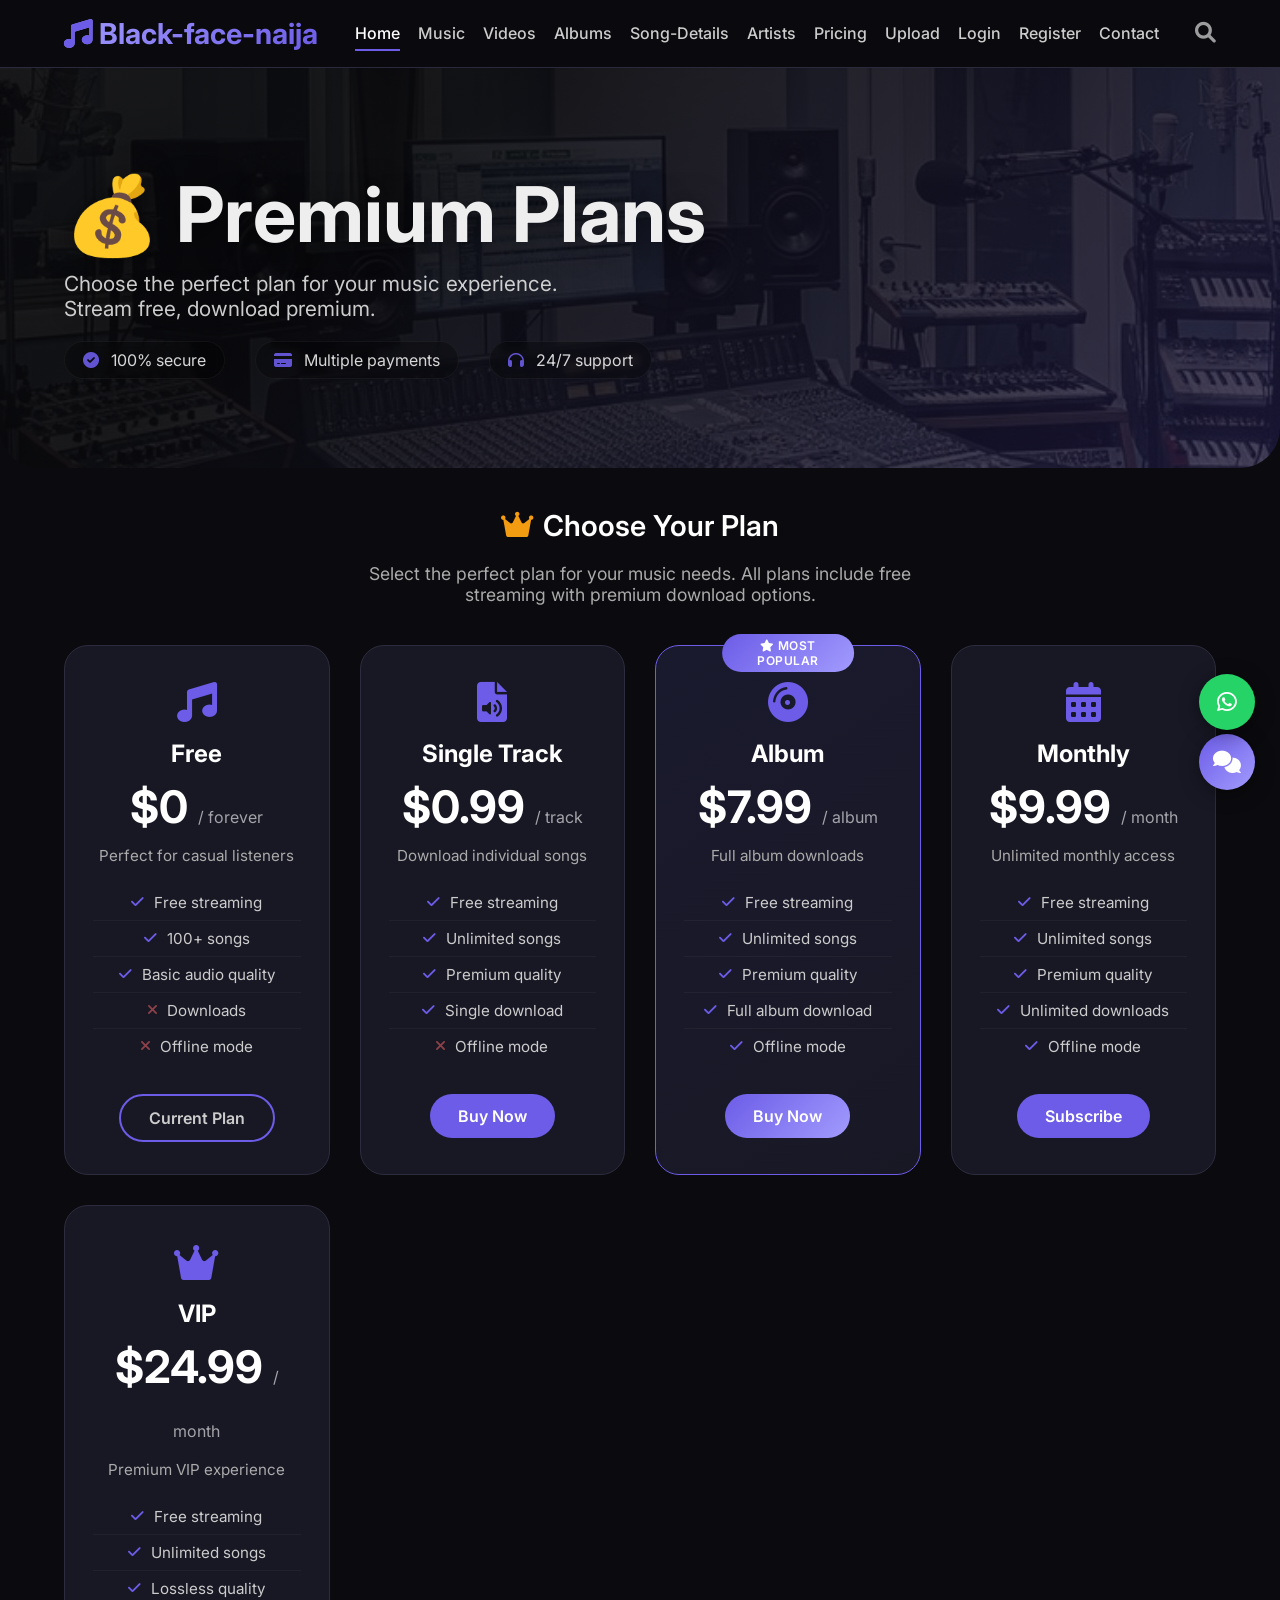
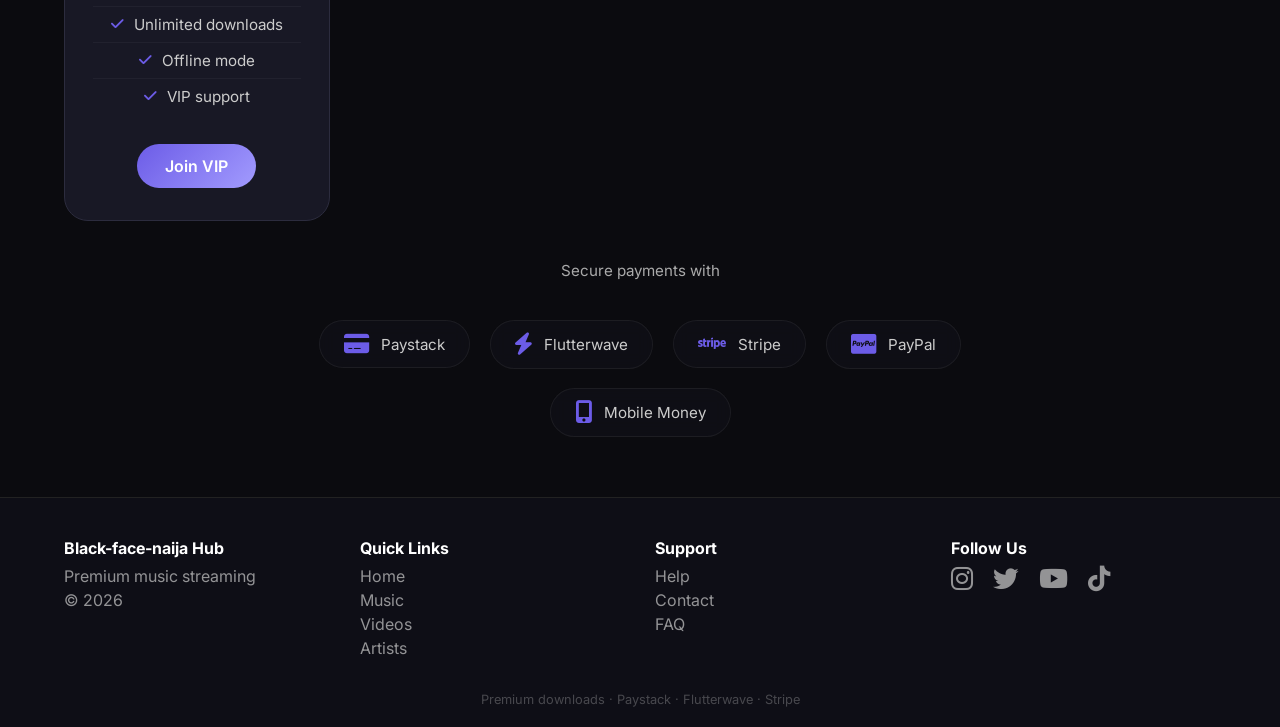
<file: pricing.html>
<!DOCTYPE html>
<html lang="en">
<head>
    <meta charset="UTF-8" />
    <meta name="viewport" content="width=device-width, initial-scale=1.0, maximum-scale=1.5" />
    <title>Black-face-naija Music Hub · Pricing</title>
    <link rel="stylesheet" href="https://cdnjs.cloudflare.com/ajax/libs/font-awesome/6.0.0-beta3/css/all.min.css" />
    <link href="https://fonts.googleapis.com/css2?family=Inter:opsz,wght@14..32,400;14..32,500;14..32,600;14..32,700&display=swap" rel="stylesheet" />
    <link rel="stylesheet" href="./css/pricing.css">
    <style>
        * {
            margin: 0;
            padding: 0;
            box-sizing: border-box;
            font-family: 'Inter', sans-serif;
        }
        body {
            background: #0b0b0f;
            color: #eee;
            scroll-behavior: smooth;
        }
        ::-webkit-scrollbar {
            width: 6px;
        }
        ::-webkit-scrollbar-track {
            background: #1a1a24;
        }
        ::-webkit-scrollbar-thumb {
            background: #6c5ce7;
            border-radius: 10px;
        }

        .btn-primary {
            background: #6c5ce7;
            border: none;
            padding: 12px 28px;
            border-radius: 40px;
            font-weight: 600;
            color: white;
            cursor: pointer;
            transition: 0.3s;
            font-size: 1rem;
        }
        .btn-primary:hover {
            background: #5a4bd1;
            transform: scale(1.03);
            box-shadow: 0 8px 25px rgba(108, 92, 231, 0.4);
        }
        .btn-secondary {
            background: transparent;
            border: 2px solid #6c5ce7;
            padding: 12px 28px;
            border-radius: 40px;
            font-weight: 600;
            color: #ccc;
            cursor: pointer;
            transition: 0.3s;
            font-size: 1rem;
        }
        .btn-secondary:hover {
            background: #6c5ce7;
            color: #fff;
            transform: scale(1.03);
        }
        .btn-popular {
            background: linear-gradient(135deg, #6c5ce7, #a29bfe);
            border: none;
            padding: 12px 28px;
            border-radius: 40px;
            font-weight: 600;
            color: white;
            cursor: pointer;
            transition: 0.3s;
            font-size: 1rem;
        }
        .btn-popular:hover {
            transform: scale(1.03);
            box-shadow: 0 8px 30px rgba(108, 92, 231, 0.5);
        }

        nav {
            display: flex;
            flex-wrap: wrap;
            align-items: center;
            justify-content: space-between;
            padding: 16px 5%;
            background: rgba(11, 11, 15, 0.85);
            backdrop-filter: blur(12px);
            border-bottom: 1px solid #2a2a3a;
            position: sticky;
            top: 0;
            z-index: 99;
        }
        .logo {
            font-size: 1.8rem;
            font-weight: 700;
            background: linear-gradient(135deg, #a29bfe, #6c5ce7);
            -webkit-background-clip: text;
            -webkit-text-fill-color: transparent;
        }
        .nav-links {
            display: flex;
            flex-wrap: wrap;
            gap: 18px;
            font-weight: 500;
        }
        .nav-links a {
            padding: 6px 0;
            border-bottom: 2px solid transparent;
            transition: 0.2s;
            color: #ccc;
        }
        .nav-links a:hover {
            border-bottom-color: #6c5ce7;
            color: #fff;
        }
        .nav-links a.active {
            border-bottom-color: #6c5ce7;
            color: #fff;
        }
        .hamburger {
            display: none;
            font-size: 1.8rem;
            cursor: pointer;
            color: #fff;
        }

        /* HERO SECTION */
        .hero {
            position: relative;
            padding: 80px 5% 70px;
            border-radius: 0 0 40px 40px;
            min-height: 400px;
            display: flex;
            align-items: center;
            overflow: hidden;
        }
        .hero-bg-image {
            position: absolute;
            inset: 0;
            background: url('./images/priceing-hero.jpg') center/cover no-repeat;
            z-index: 0;
            filter: brightness(0.3) saturate(0.7);
        }
        .hero-overlay {
            position: absolute;
            inset: 0;
            background: linear-gradient(135deg, rgba(11, 11, 15, 0.7) 30%, rgba(108, 92, 231, 0.2) 100%);
            z-index: 1;
        }
        .hero-content {
            position: relative;
            z-index: 2;
            max-width: 700px;
        }
        .hero h1 {
            font-size: clamp(2.8rem, 8vw, 4.8rem);
            font-weight: 700;
            margin-bottom: 10px;
            text-shadow: 0 4px 30px rgba(0, 0, 0, 0.5);
        }
        .hero p {
            font-size: 1.3rem;
            opacity: 0.85;
            max-width: 550px;
            text-shadow: 0 2px 20px rgba(0, 0, 0, 0.4);
        }
        .hero-stats {
            display: flex;
            flex-wrap: wrap;
            gap: 30px;
            margin-top: 20px;
        }
        .hero-stats span {
            font-size: 1rem;
            opacity: 0.9;
            background: rgba(0, 0, 0, 0.3);
            padding: 8px 18px;
            border-radius: 40px;
            backdrop-filter: blur(4px);
            border: 1px solid rgba(255, 255, 255, 0.06);
        }
        .hero-stats i {
            color: #6c5ce7;
            margin-right: 8px;
        }

        section {
            padding: 40px 5%;
        }
        .section-title {
            font-size: 1.8rem;
            font-weight: 600;
            margin-bottom: 20px;
            display: flex;
            align-items: center;
            gap: 10px;
            color: #fff;
            justify-content: center;
        }
        .section-subtitle {
            text-align: center;
            color: #aaa;
            font-size: 1.1rem;
            max-width: 600px;
            margin: 0 auto 40px;
        }

        /* Pricing Grid */
        .pricing-grid {
            display: grid;
            grid-template-columns: repeat(auto-fit, minmax(260px, 1fr));
            gap: 30px;
            max-width: 1200px;
            margin: 0 auto;
        }
        .pricing-card {
            background: #181825;
            border-radius: 24px;
            padding: 32px 28px;
            transition: 0.3s;
            border: 1px solid #2c2c3e;
            position: relative;
            text-align: center;
        }
        .pricing-card:hover {
            transform: translateY(-8px);
            border-color: #6c5ce7;
            box-shadow: 0 20px 50px rgba(0, 0, 0, 0.4);
        }
        .pricing-card.popular {
            border-color: #6c5ce7;
            background: linear-gradient(145deg, #1a1a2e, #181825);
        }
        .pricing-card .popular-badge {
            position: absolute;
            top: -12px;
            left: 50%;
            transform: translateX(-50%);
            background: linear-gradient(135deg, #6c5ce7, #a29bfe);
            padding: 4px 20px;
            border-radius: 30px;
            font-size: 0.75rem;
            font-weight: 600;
            color: #fff;
            letter-spacing: 0.5px;
        }
        .pricing-card .plan-icon {
            font-size: 2.5rem;
            color: #6c5ce7;
            margin-bottom: 12px;
        }
        .pricing-card h3 {
            font-size: 1.5rem;
            color: #fff;
            margin-bottom: 8px;
        }
        .pricing-card .price {
            font-size: 2.8rem;
            font-weight: 700;
            color: #fff;
            margin: 12px 0;
        }
        .pricing-card .price span {
            font-size: 1rem;
            font-weight: 400;
            opacity: 0.6;
        }
        .pricing-card .description {
            color: #aaa;
            font-size: 0.95rem;
            margin-bottom: 20px;
        }
        .pricing-card ul {
            list-style: none;
            padding: 0;
            margin: 20px 0 30px;
        }
        .pricing-card ul li {
            padding: 8px 0;
            color: #ccc;
            font-size: 0.95rem;
            display: flex;
            align-items: center;
            justify-content: center;
            gap: 10px;
            border-bottom: 1px solid rgba(255, 255, 255, 0.04);
        }
        .pricing-card ul li:last-child {
            border-bottom: none;
        }
        .pricing-card ul li i {
            color: #6c5ce7;
            font-size: 0.9rem;
        }
        .pricing-card ul li i.fa-times {
            color: #ff6b6b;
            opacity: 0.5;
        }

        /* Payment Methods */
        .payment-methods {
            display: flex;
            flex-wrap: wrap;
            justify-content: center;
            gap: 20px;
            margin: 40px auto 20px;
            max-width: 800px;
        }
        .payment-methods .method {
            background: rgba(20, 20, 30, 0.4);
            backdrop-filter: blur(8px);
            border: 1px solid rgba(255, 255, 255, 0.06);
            padding: 12px 24px;
            border-radius: 40px;
            display: flex;
            align-items: center;
            gap: 12px;
            color: #ccc;
            font-size: 0.95rem;
            transition: 0.3s;
        }
        .payment-methods .method:hover {
            border-color: #6c5ce7;
            background: rgba(108, 92, 231, 0.1);
        }
        .payment-methods .method i {
            font-size: 1.4rem;
            color: #6c5ce7;
        }

        footer {
            background: #0e0e16;
            padding: 40px 5% 20px;
            border-top: 1px solid #222;
        }
        .footer-grid {
            display: grid;
            grid-template-columns: repeat(auto-fit, minmax(160px, 1fr));
            gap: 30px;
        }
        .footer-grid h4 {
            color: #fff;
            margin-bottom: 8px;
        }
        .footer-grid p {
            color: #ccc;
            opacity: 0.7;
            margin: 4px 0;
        }
        .social i {
            font-size: 1.6rem;
            margin-right: 16px;
            opacity: 0.7;
            transition: 0.2s;
            cursor: pointer;
            color: #ccc;
        }
        .social i:hover {
            opacity: 1;
            color: #6c5ce7;
        }
        .footer-bottom {
            text-align: center;
            margin-top: 30px;
            opacity: 0.3;
            font-size: 0.8rem;
            color: #ccc;
        }

        @media (max-width: 768px) {
            .nav-links {
                display: none;
                width: 100%;
                flex-direction: column;
                gap: 6px;
                margin-top: 12px;
            }
            .nav-links.open {
                display: flex;
            }
            .hamburger {
                display: block;
            }
            .pricing-grid {
                grid-template-columns: 1fr;
                max-width: 400px;
            }
            .hero {
                padding: 60px 5% 50px;
                min-height: 300px;
            }
        }
        @media (max-width: 480px) {
            .pricing-card {
                padding: 24px 18px;
            }
            .pricing-card .price {
                font-size: 2.2rem;
            }
            .hero {
                padding: 40px 5% 30px;
                min-height: 250px;
            }
        }
    </style>
</head>
<body>

     <nav>
        <div class="logo"><i class="fas fa-music" style="background:transparent; -webkit-text-fill-color:#6c5ce7;"></i> Black-face-naija</div>
        <div class="hamburger" onclick="document.querySelector('.nav-links').classList.toggle('open')"><i class="fas fa-bars"></i></div>
        <div class="nav-links">
            <a href="index.html" class="active">Home</a>
            <a href="music.html">Music</a>
            <a href="videos.html">Videos</a>
            <a href="albums.html">Albums</a>
            <a href="song-details.html">Song-Details</a>
            <a href="artists.html">Artists</a>
            <a href="pricing.html">Pricing</a>
            <a href="upload.html">Upload</a>
            <a href="login.html">Login</a>
            <a href="register.html">Register</a>
            <a href="contact.html">Contact</a>
        </div>
        <div class="nav-actions">
            <i class="fas fa-search" style="opacity:0.6; font-size:1.3rem; color:#fff;"></i>
        </div>
    </nav>



    
    <!-- ===== NAV OVERLAY ===== -->
    <div class="nav-overlay" id="navOverlay" onclick="closeNav()"></div>

    <!-- ===== FLOATING BUTTONS ===== -->
    <button class="chat-btn" aria-label="Live Chat" onclick="toggleChat()">
        <i class="fas fa-comments"></i>
    </button>

    <a href="https://wa.me/15551234567" class="whatsapp-btn" aria-label="WhatsApp" target="_blank">
        <i class="fab fa-whatsapp"></i>
    </a>

    <!-- ========== HERO ========== -->
    <section id="home" class="hero">
        <div class="hero-bg-image"></div>
        <div class="hero-overlay"></div>
        <div class="hero-content">
            <h1>💰 Premium Plans</h1>
            <p>Choose the perfect plan for your music experience. Stream free, download premium.</p>
            <div class="hero-stats">
                <span><i class="fas fa-check-circle" style="color:#6cce7;"></i> 100% secure</span>
                <span><i class="fas fa-credit-card"></i> Multiple payments</span>
                <span><i class="fas fa-headphones"></i> 24/7 support</span>
            </div>
        </div>
    </section>

    <!-- ========== PRICING PLANS ========== -->
    <section id="pricing">
        <div class="section-title"><i class="fas fa-crown" style="color:#f39c12;"></i> Choose Your Plan</div>
        <p class="section-subtitle">Select the perfect plan for your music needs. All plans include free streaming with premium download options.</p>
        
        <div class="pricing-grid">
            <!-- Plan 1: Free -->
            <div class="pricing-card">
                <div class="plan-icon"><i class="fas fa-music"></i></div>
                <h3>Free</h3>
                <div class="price">$0 <span>/ forever</span></div>
                <p class="description">Perfect for casual listeners</p>
                <ul>
                    <li><i class="fas fa-check"></i> Free streaming</li>
                    <li><i class="fas fa-check"></i> 100+ songs</li>
                    <li><i class="fas fa-check"></i> Basic audio quality</li>
                    <li><i class="fas fa-times"></i> Downloads</li>
                    <li><i class="fas fa-times"></i> Offline mode</li>
                </ul>
                <button class="btn-secondary">Current Plan</button>
            </div>

            <!-- Plan 2: Single Track -->
            <div class="pricing-card">
                <div class="plan-icon"><i class="fas fa-file-audio"></i></div>
                <h3>Single Track</h3>
                <div class="price">$0.99 <span>/ track</span></div>
                <p class="description">Download individual songs</p>
                <ul>
                    <li><i class="fas fa-check"></i> Free streaming</li>
                    <li><i class="fas fa-check"></i> Unlimited songs</li>
                    <li><i class="fas fa-check"></i> Premium quality</li>
                    <li><i class="fas fa-check"></i> Single download</li>
                    <li><i class="fas fa-times"></i> Offline mode</li>
                </ul>
                <button class="btn-primary" onclick="purchasePlan('Single Track', '0.99')">Buy Now</button>
            </div>

            <!-- Plan 3: Album (Popular) -->
            <div class="pricing-card popular">
                <div class="popular-badge"><i class="fas fa-star"></i> MOST POPULAR</div>
                <div class="plan-icon"><i class="fas fa-compact-disc"></i></div>
                <h3>Album</h3>
                <div class="price">$7.99 <span>/ album</span></div>
                <p class="description">Full album downloads</p>
                <ul>
                    <li><i class="fas fa-check"></i> Free streaming</li>
                    <li><i class="fas fa-check"></i> Unlimited songs</li>
                    <li><i class="fas fa-check"></i> Premium quality</li>
                    <li><i class="fas fa-check"></i> Full album download</li>
                    <li><i class="fas fa-check"></i> Offline mode</li>
                </ul>
                <button class="btn-popular" onclick="purchasePlan('Album', '7.99')">Buy Now</button>
            </div>

            <!-- Plan 4: Monthly Subscription -->
            <div class="pricing-card">
                <div class="plan-icon"><i class="fas fa-calendar-alt"></i></div>
                <h3>Monthly</h3>
                <div class="price">$9.99 <span>/ month</span></div>
                <p class="description">Unlimited monthly access</p>
                <ul>
                    <li><i class="fas fa-check"></i> Free streaming</li>
                    <li><i class="fas fa-check"></i> Unlimited songs</li>
                    <li><i class="fas fa-check"></i> Premium quality</li>
                    <li><i class="fas fa-check"></i> Unlimited downloads</li>
                    <li><i class="fas fa-check"></i> Offline mode</li>
                </ul>
                <button class="btn-primary" onclick="purchasePlan('Monthly', '9.99')">Subscribe</button>
            </div>

            <!-- Plan 5: VIP Membership -->
            <div class="pricing-card">
                <div class="plan-icon"><i class="fas fa-crown"></i></div>
                <h3>VIP</h3>
                <div class="price">$24.99 <span>/ month</span></div>
                <p class="description">Premium VIP experience</p>
                <ul>
                    <li><i class="fas fa-check"></i> Free streaming</li>
                    <li><i class="fas fa-check"></i> Unlimited songs</li>
                    <li><i class="fas fa-check"></i> Lossless quality</li>
                    <li><i class="fas fa-check"></i> Unlimited downloads</li>
                    <li><i class="fas fa-check"></i> Offline mode</li>
                    <li><i class="fas fa-check"></i> VIP support</li>
                </ul>
                <button class="btn-popular" onclick="purchasePlan('VIP', '24.99')">Join VIP</button>
            </div>
        </div>

        <!-- Payment Methods -->
        <div style="text-align: center; margin-top: 40px;">
            <p style="color: #aaa; margin-bottom: 15px; font-size: 0.95rem;">Secure payments with</p>
            <div class="payment-methods">
                <div class="method"><i class="fas fa-credit-card"></i> Paystack</div>
                <div class="method"><i class="fas fa-bolt"></i> Flutterwave</div>
                <div class="method"><i class="fab fa-stripe"></i> Stripe</div>
                <div class="method"><i class="fab fa-cc-paypal"></i> PayPal</div>
                <div class="method"><i class="fas fa-mobile-alt"></i> Mobile Money</div>
            </div>
        </div>
    </section>

    <!-- ========== FOOTER ========== -->
    <footer>
        <div class="footer-grid">
            <div>
                <h4>Black-face-naija Hub</h4>
                <p>Premium music streaming</p>
                <p>© 2026</p>
            </div>
            <div>
                <h4>Quick Links</h4>
                <p>Home</p>
                <p>Music</p>
                <p>Videos</p>
                <p>Artists</p>
            </div>
            <div>
                <h4>Support</h4>
                <p>Help</p>
                <p>Contact</p>
                <p>FAQ</p>
            </div>
            <div class="social">
                <h4>Follow Us</h4>
                <i class="fab fa-instagram"></i>
                <i class="fab fa-twitter"></i>
                <i class="fab fa-youtube"></i>
                <i class="fab fa-tiktok"></i>
            </div>
        </div>
        <div class="footer-bottom">
            Premium downloads · Paystack · Flutterwave · Stripe
        </div>
    </footer>

    <script>
        // ===== PURCHASE FUNCTION =====
        function purchasePlan(planName, price) {
            // Show payment modal simulation
            const modal = document.createElement('div');
            modal.style.cssText = `
                position: fixed;
                inset: 0;
                background: rgba(0,0,0,0.8);
                backdrop-filter: blur(8px);
                display: flex;
                align-items: center;
                justify-content: center;
                z-index: 1000;
                animation: fadeIn 0.3s ease;
            `;
            modal.innerHTML = `
                <div style="
                    background: #1c1c2a;
                    max-width: 420px;
                    width: 92%;
                    padding: 35px 30px;
                    border-radius: 28px;
                    text-align: center;
                ">
                    <div style="font-size: 3rem; color: #6c5ce7; margin-bottom: 10px;">
                        <i class="fas fa-lock"></i>
                    </div>
                    <h3 style="color: #fff; font-size: 1.5rem;">Confirm Purchase</h3>
                    <p style="color: #ccc; margin: 8px 0 20px;">
                        ${planName} — <strong style="color: #fff;">$${price}</strong>
                    </p>
                    <div style="display: flex; flex-direction: column; gap: 10px; margin: 20px 0;">
                        <div style="background: #28283a; padding: 14px; border-radius: 16px; display: flex; align-items: center; gap: 14px; cursor: pointer; transition: 0.2s; color: #fff;" 
                             onmouseover="this.style.background='#3a3a52'" onmouseout="this.style.background='#28283a'"
                             onclick="processPayment('${planName}', '${price}')">
                            <i class="fas fa-credit-card" style="color: #6c5ce7; font-size: 1.2rem;"></i>
                            Pay with Paystack
                        </div>
                        <div style="background: #28283a; padding: 14px; border-radius: 16px; display: flex; align-items: center; gap: 14px; cursor: pointer; transition: 0.2s; color: #fff;" 
                             onmouseover="this.style.background='#3a3a52'" onmouseout="this.style.background='#28283a'"
                             onclick="processPayment('${planName}', '${price}')">
                            <i class="fas fa-bolt" style="color: #6c5ce7; font-size: 1.2rem;"></i>
                            Pay with Flutterwave
                        </div>
                        <div style="background: #28283a; padding: 14px; border-radius: 16px; display: flex; align-items: center; gap: 14px; cursor: pointer; transition: 0.2s; color: #fff;" 
                             onmouseover="this.style.background='#3a3a52'" onmouseout="this.style.background='#28283a'"
                             onclick="processPayment('${planName}', '${price}')">
                            <i class="fab fa-stripe" style="color: #6c5ce7; font-size: 1.2rem;"></i>
                            Pay with Stripe
                        </div>
                    </div>
                    <button onclick="this.closest('div[style]').remove()" style="
                        background: transparent;
                        border: 1px solid #444;
                        padding: 10px 24px;
                        border-radius: 40px;
                        color: #ccc;
                        cursor: pointer;
                        transition: 0.2s;
                        width: 100%;
                        font-size: 1rem;
                    " onmouseover="this.style.background='#2a2a3e'" onmouseout="this.style.background='transparent'">
                        Cancel
                    </button>
                </div>
            `;
            document.body.appendChild(modal);

            // Add animation
            const style = document.createElement('style');
            style.textContent = `
                @keyframes fadeIn {
                    from { opacity: 0; transform: scale(0.95); }
                    to { opacity: 1; transform: scale(1); }
                }
            `;
            document.head.appendChild(style);

            // Close on click outside
            modal.addEventListener('click', function(e) {
                if (e.target === this) this.remove();
            });
        }

        // ===== PROCESS PAYMENT =====
        function processPayment(planName, price) {
            // Close the modal
            const modal = document.querySelector('div[style*="position: fixed"]');
            if (modal) modal.remove();

            // Show success message
            const success = document.createElement('div');
            success.style.cssText = `
                position: fixed;
                inset: 0;
                background: rgba(0,0,0,0.8);
                backdrop-filter: blur(8px);
                display: flex;
                align-items: center;
                justify-content: center;
                z-index: 1000;
                animation: fadeIn 0.3s ease;
            `;
            success.innerHTML = `
                <div style="
                    background: #1c1c2a;
                    max-width: 400px;
                    width: 92%;
                    padding: 40px 30px;
                    border-radius: 28px;
                    text-align: center;
                ">
                    <div style="font-size: 4rem; color: #6cce7; margin-bottom: 10px;">
                        <i class="fas fa-check-circle"></i>
                    </div>
                    <h3 style="color: #fff; font-size: 1.5rem;">Payment Successful!</h3>
                    <p style="color: #ccc; margin: 10px 0 20px;">
                        You now have access to <strong style="color: #fff;">${planName}</strong> for <strong style="color: #fff;">$${price}</strong>
                    </p>
                    <div style="background: #28283a; padding: 16px; border-radius: 16px; margin: 15px 0;">
                        <p style="color: #6cce7; font-size: 0.9rem;">
                            <i class="fas fa-download"></i> Download access granted
                        </p>
                    </div>
                    <button onclick="this.closest('div[style]').remove()" style="
                        background: #6c5ce7;
                        border: none;
                        padding: 12px 30px;
                        border-radius: 40px;
                        color: white;
                        cursor: pointer;
                        transition: 0.2s;
                        font-weight: 600;
                        font-size: 1rem;
                        width: 100%;
                    " onmouseover="this.style.background='#5a4bd1'" onmouseout="this.style.background='#6c5ce7'">
                        Continue to Music
                    </button>
                </div>
            `;
            document.body.appendChild(success);

            // Add animation
            const style = document.createElement('style');
            style.textContent = `
                @keyframes fadeIn {
                    from { opacity: 0; transform: scale(0.95); }
                    to { opacity: 1; transform: scale(1); }
                }
            `;
            document.head.appendChild(style);

            // Close on click outside
            success.addEventListener('click', function(e) {
                if (e.target === this) this.remove();
            });

            // Log to console
            console.log(`✅ Payment processed: ${planName} - $${price}`);
        }

        // ===== HAMBURGER =====
        document.querySelectorAll('.nav-links a').forEach(link => {
            link.addEventListener('click', () => {
                document.querySelector('.nav-links').classList.remove('open');
            });
        });

        console.log('💰 Melody Pricing Hub ready! Choose your premium plan.');
    </script>

</body>
</html>
</file>
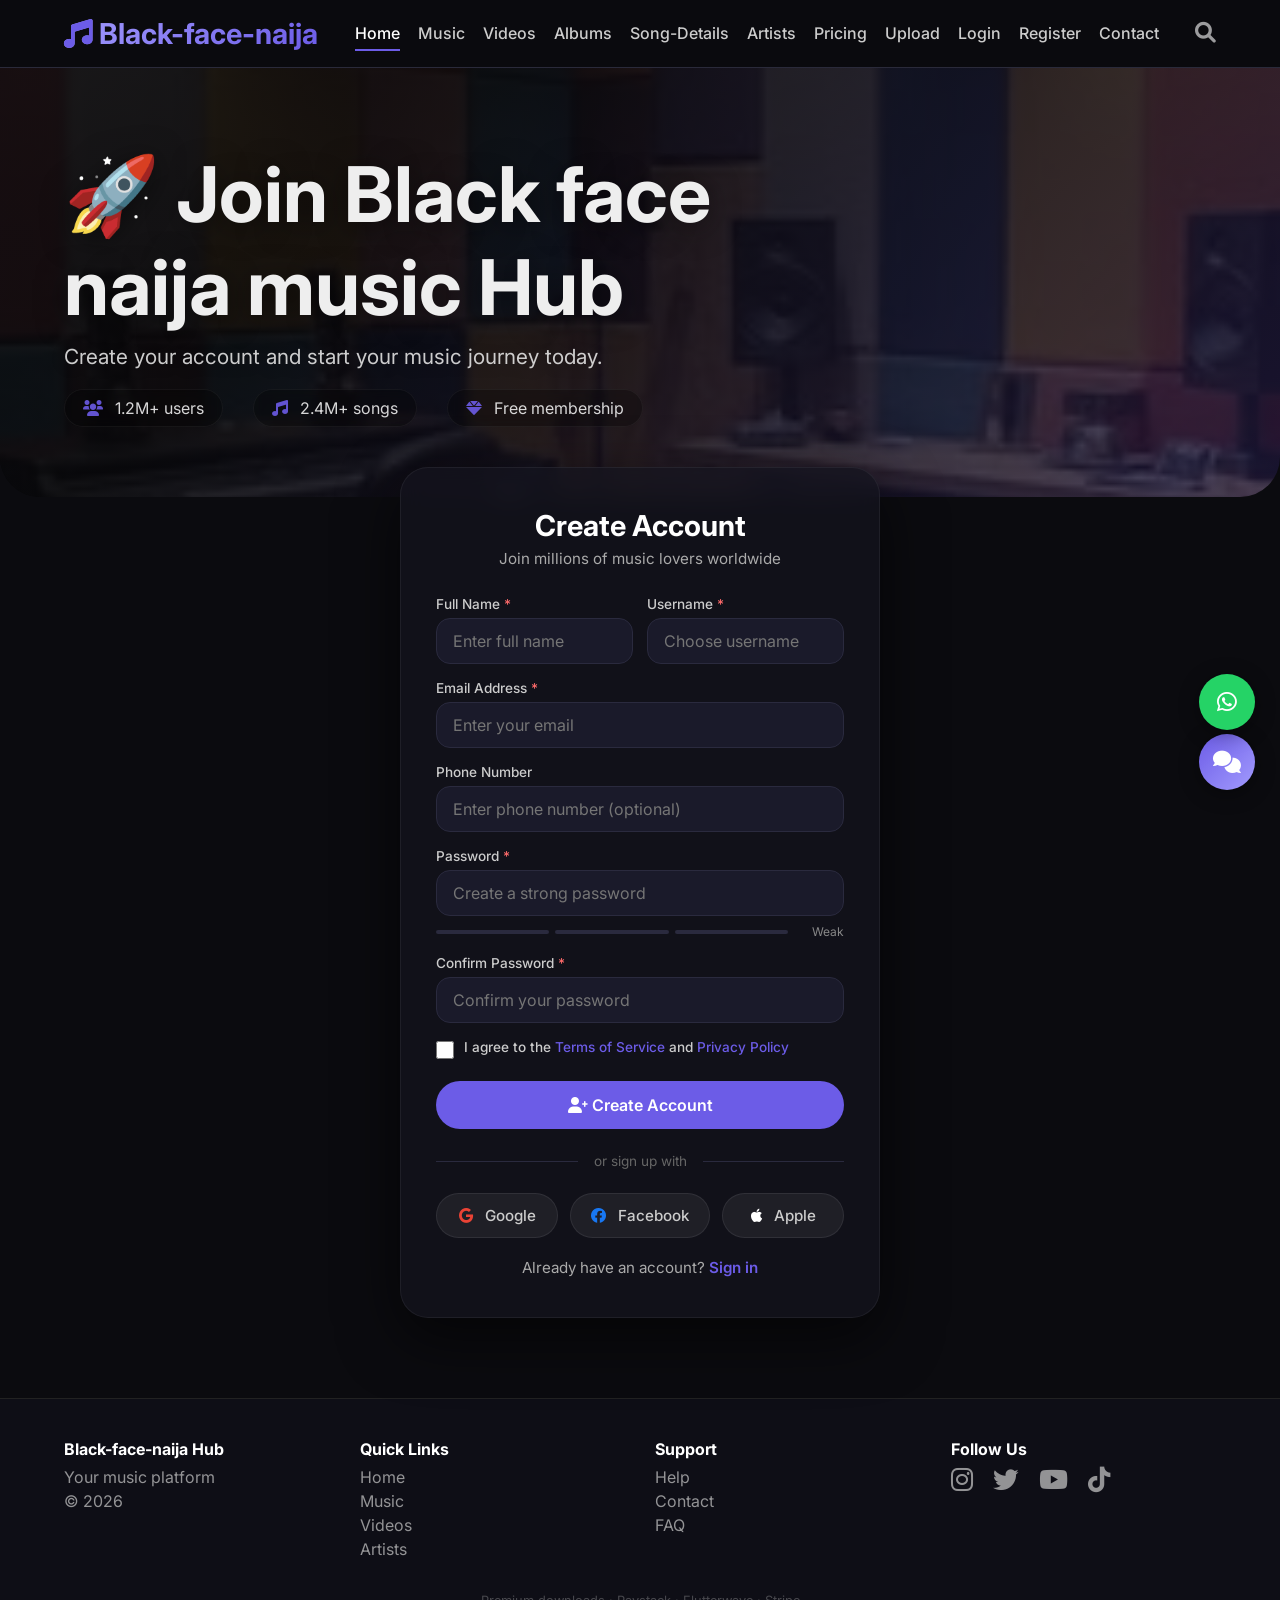
<file: register.html>
<!DOCTYPE html>
<html lang="en">
<head>
    <meta charset="UTF-8" />
    <meta name="viewport" content="width=device-width, initial-scale=1.0, maximum-scale=1.5" />
    <title>Black-face-naija Music Hub · Register</title>
    <link rel="stylesheet" href="https://cdnjs.cloudflare.com/ajax/libs/font-awesome/6.0.0-beta3/css/all.min.css" />
    <link href="https://fonts.googleapis.com/css2?family=Inter:opsz,wght@14..32,400;14..32,500;14..32,600;14..32,700&display=swap" rel="stylesheet" />
    <link rel="stylesheet" href="./css/register.css">
    <style>
        * {
            margin: 0;
            padding: 0;
            box-sizing: border-box;
            font-family: 'Inter', sans-serif;
        }
        body {
            background: #0b0b0f;
            color: #eee;
            scroll-behavior: smooth;
        }
        ::-webkit-scrollbar {
            width: 6px;
        }
        ::-webkit-scrollbar-track {
            background: #1a1a24;
        }
        ::-webkit-scrollbar-thumb {
            background: #6c5ce7;
            border-radius: 10px;
        }

        .btn-primary {
            background: #6c5ce7;
            border: none;
            padding: 14px 32px;
            border-radius: 40px;
            font-weight: 600;
            color: white;
            cursor: pointer;
            transition: 0.3s;
            font-size: 1rem;
            width: 100%;
        }
        .btn-primary:hover {
            background: #5a4bd1;
            transform: scale(1.02);
            box-shadow: 0 8px 30px rgba(108, 92, 231, 0.4);
        }

        .btn-social {
            background: rgba(255, 255, 255, 0.06);
            border: 1px solid rgba(255, 255, 255, 0.08);
            padding: 12px 20px;
            border-radius: 40px;
            font-weight: 500;
            color: #ccc;
            cursor: pointer;
            transition: 0.3s;
            font-size: 0.95rem;
            display: flex;
            align-items: center;
            justify-content: center;
            gap: 12px;
            flex: 1;
        }
        .btn-social:hover {
            background: rgba(108, 92, 231, 0.15);
            border-color: #6c5ce7;
            color: #fff;
        }

        nav {
            display: flex;
            flex-wrap: wrap;
            align-items: center;
            justify-content: space-between;
            padding: 16px 5%;
            background: rgba(11, 11, 15, 0.85);
            backdrop-filter: blur(12px);
            border-bottom: 1px solid #2a2a3a;
            position: sticky;
            top: 0;
            z-index: 99;
        }
        .logo {
            font-size: 1.8rem;
            font-weight: 700;
            background: linear-gradient(135deg, #a29bfe, #6c5ce7);
            -webkit-background-clip: text;
            -webkit-text-fill-color: transparent;
        }
        .nav-links {
            display: flex;
            flex-wrap: wrap;
            gap: 18px;
            font-weight: 500;
        }
        .nav-links a {
            padding: 6px 0;
            border-bottom: 2px solid transparent;
            transition: 0.2s;
            color: #ccc;
        }
        .nav-links a:hover {
            border-bottom-color: #6c5ce7;
            color: #fff;
        }
        .nav-links a.active {
            border-bottom-color: #6c5ce7;
            color: #fff;
        }
        .hamburger {
            display: none;
            font-size: 1.8rem;
            cursor: pointer;
            color: #fff;
        }

        /* HERO SECTION */
        .hero {
            position: relative;
            padding: 80px 5% 70px;
            border-radius: 0 0 40px 40px;
            min-height: 400px;
            display: flex;
            align-items: center;
            overflow: hidden;
        }
        .hero-bg-image {
            position: absolute;
            inset: 0;
            background: url('./images/register-hero.jpg') center/cover no-repeat;
            z-index: 0;
            filter: brightness(0.3) saturate(0.7);
        }
        .hero-overlay {
            position: absolute;
            inset: 0;
            background: linear-gradient(135deg, rgba(11, 11, 15, 0.7) 30%, rgba(108, 92, 231, 0.2) 100%);
            z-index: 1;
        }
        .hero-content {
            position: relative;
            z-index: 2;
            max-width: 700px;
        }
        .hero h1 {
            font-size: clamp(2.8rem, 8vw, 4.8rem);
            font-weight: 700;
            margin-bottom: 10px;
            text-shadow: 0 4px 30px rgba(0, 0, 0, 0.5);
        }
        .hero p {
            font-size: 1.3rem;
            opacity: 0.85;
            max-width: 550px;
            text-shadow: 0 2px 20px rgba(0, 0, 0, 0.4);
        }
        .hero-stats {
            display: flex;
            flex-wrap: wrap;
            gap: 30px;
            margin-top: 20px;
        }
        .hero-stats span {
            font-size: 1rem;
            opacity: 0.9;
            background: rgba(0, 0, 0, 0.3);
            padding: 8px 18px;
            border-radius: 40px;
            backdrop-filter: blur(4px);
            border: 1px solid rgba(255, 255, 255, 0.06);
        }
        .hero-stats i {
            color: #6c5ce7;
            margin-right: 8px;
        }

        section {
            padding: 40px 5%;
        }

        /* Register Container */
        .register-container {
            max-width: 480px;
            margin: -30px auto 0;
            background: rgba(20, 20, 30, 0.7);
            backdrop-filter: blur(12px);
            border: 1px solid rgba(255, 255, 255, 0.06);
            border-radius: 28px;
            padding: 40px 35px;
            box-shadow: 0 20px 60px rgba(0, 0, 0, 0.6);
            position: relative;
            z-index: 3;
        }
        .register-container .register-header {
            text-align: center;
            margin-bottom: 28px;
        }
        .register-container .register-header h2 {
            font-size: 1.8rem;
            color: #fff;
            margin-bottom: 6px;
        }
        .register-container .register-header p {
            color: #aaa;
            font-size: 0.95rem;
        }
        .register-container .form-group {
            margin-bottom: 16px;
        }
        .register-container label {
            display: block;
            color: #ccc;
            font-size: 0.85rem;
            font-weight: 500;
            margin-bottom: 6px;
        }
        .register-container label .required {
            color: #ff6b6b;
        }
        .register-container input {
            width: 100%;
            padding: 12px 16px;
            border: none;
            background: #1a1a2a;
            color: #fff;
            border-radius: 14px;
            outline: none;
            border: 1px solid #2a2a3e;
            transition: 0.3s;
            font-size: 1rem;
        }
        .register-container input:focus {
            border-color: #6c5ce7;
            box-shadow: 0 0 0 3px rgba(108, 92, 231, 0.2);
        }
        .register-container .form-row {
            display: grid;
            grid-template-columns: 1fr 1fr;
            gap: 14px;
        }

        /* Password Strength */
        .password-strength {
            margin-top: 8px;
            display: flex;
            gap: 6px;
            align-items: center;
        }
        .password-strength .bar {
            flex: 1;
            height: 4px;
            background: #2a2a3e;
            border-radius: 4px;
            transition: 0.3s;
        }
        .password-strength .bar.active {
            background: #ff6b6b;
        }
        .password-strength .bar.active.medium {
            background: #f39c12;
        }
        .password-strength .bar.active.strong {
            background: #6cce77;
        }
        .password-strength .label {
            font-size: 0.75rem;
            color: #888;
            min-width: 50px;
            text-align: right;
        }

        .register-container .terms {
            display: flex;
            align-items: flex-start;
            gap: 10px;
            margin: 16px 0 20px;
            font-size: 0.85rem;
            color: #aaa;
        }
        .register-container .terms input[type="checkbox"] {
            width: 18px;
            height: 18px;
            accent-color: #6c5ce7;
            cursor: pointer;
            margin-top: 2px;
            flex-shrink: 0;
        }
        .register-container .terms a {
            color: #6c5ce7;
            text-decoration: none;
            transition: 0.2s;
        }
        .register-container .terms a:hover {
            color: #a29bfe;
            text-decoration: underline;
        }

        .register-container .divider {
            display: flex;
            align-items: center;
            gap: 16px;
            margin: 24px 0;
            color: #666;
            font-size: 0.85rem;
        }
        .register-container .divider::before,
        .register-container .divider::after {
            content: '';
            flex: 1;
            height: 1px;
            background: #2a2a3e;
        }
        .register-container .social-register {
            display: flex;
            gap: 12px;
            margin-bottom: 20px;
        }
        .register-container .login-link {
            text-align: center;
            color: #aaa;
            font-size: 0.95rem;
        }
        .register-container .login-link a {
            color: #6c5ce7;
            text-decoration: none;
            font-weight: 600;
            transition: 0.2s;
        }
        .register-container .login-link a:hover {
            color: #a29bfe;
            text-decoration: underline;
        }

        .register-status {
            padding: 12px 16px;
            border-radius: 14px;
            margin-bottom: 16px;
            display: none;
            font-size: 0.95rem;
        }
        .register-status.success {
            display: block;
            background: rgba(108, 206, 119, 0.15);
            border: 1px solid #6cce77;
            color: #6cce77;
        }
        .register-status.error {
            display: block;
            background: rgba(255, 107, 107, 0.15);
            border: 1px solid #ff6b6b;
            color: #ff6b6b;
        }

        footer {
            background: #0e0e16;
            padding: 40px 5% 20px;
            border-top: 1px solid #222;
            margin-top: 40px;
        }
        .footer-grid {
            display: grid;
            grid-template-columns: repeat(auto-fit, minmax(160px, 1fr));
            gap: 30px;
        }
        .footer-grid h4 {
            color: #fff;
            margin-bottom: 8px;
        }
        .footer-grid p {
            color: #ccc;
            opacity: 0.7;
            margin: 4px 0;
        }
        .social i {
            font-size: 1.6rem;
            margin-right: 16px;
            opacity: 0.7;
            transition: 0.2s;
            cursor: pointer;
            color: #ccc;
        }
        .social i:hover {
            opacity: 1;
            color: #6c5ce7;
        }
        .footer-bottom {
            text-align: center;
            margin-top: 30px;
            opacity: 0.3;
            font-size: 0.8rem;
            color: #ccc;
        }

        @media (max-width: 768px) {
            .nav-links {
                display: none;
                width: 100%;
                flex-direction: column;
                gap: 6px;
                margin-top: 12px;
            }
            .nav-links.open {
                display: flex;
            }
            .hamburger {
                display: block;
            }
            .register-container {
                padding: 30px 20px;
                margin: -20px 10px 0;
            }
            .register-container .form-row {
                grid-template-columns: 1fr;
            }
            .hero {
                padding: 60px 5% 50px;
                min-height: 300px;
            }
            .register-container .social-register {
                flex-direction: column;
            }
        }
        @media (max-width: 480px) {
            .register-container {
                padding: 24px 16px;
            }
            .hero {
                padding: 40px 5% 30px;
                min-height: 250px;
            }
        }
    </style>
</head>
<body>

    <nav>
        <div class="logo"><i class="fas fa-music" style="background:transparent; -webkit-text-fill-color:#6c5ce7;"></i> Black-face-naija</div>
        <div class="hamburger" onclick="document.querySelector('.nav-links').classList.toggle('open')"><i class="fas fa-bars"></i></div>
        <div class="nav-links">
            <a href="index.html" class="active">Home</a>
            <a href="music.html">Music</a>
            <a href="videos.html">Videos</a>
            <a href="albums.html">Albums</a>
            <a href="song-details.html">Song-Details</a>
            <a href="artists.html">Artists</a>
            <a href="pricing.html">Pricing</a>
            <a href="upload.html">Upload</a>
            <a href="login.html">Login</a>
            <a href="register.html">Register</a>
            <a href="contact.html">Contact</a>
        </div>
        <div class="nav-actions">
            <i class="fas fa-search" style="opacity:0.6; font-size:1.3rem; color:#fff;"></i>
        </div>
    </nav>



    
    <!-- ===== NAV OVERLAY ===== -->
    <div class="nav-overlay" id="navOverlay" onclick="closeNav()"></div>

    <!-- ===== FLOATING BUTTONS ===== -->
    <button class="chat-btn" aria-label="Live Chat" onclick="toggleChat()">
        <i class="fas fa-comments"></i>
    </button>

    <a href="https://wa.me/15551234567" class="whatsapp-btn" aria-label="WhatsApp" target="_blank">
        <i class="fab fa-whatsapp"></i>
    </a>


    <!-- ========== HERO ========== -->
    <section id="home" class="hero">
        <div class="hero-bg-image"></div>
        <div class="hero-overlay"></div>
        <div class="hero-content">
            <h1>🚀 Join Black face naija music Hub</h1>
            <p>Create your account and start your music journey today.</p>
            <div class="hero-stats">
                <span><i class="fas fa-users"></i> 1.2M+ users</span>
                <span><i class="fas fa-music"></i> 2.4M+ songs</span>
                <span><i class="fas fa-gem"></i> Free membership</span>
            </div>
        </div>
    </section>

    <!-- ========== REGISTER FORM ========== -->
    <section id="register" style="padding-top: 0;">
        <div class="register-container">
            <div class="register-header">
                <h2>Create Account</h2>
                <p>Join millions of music lovers worldwide</p>
            </div>

            <div class="register-status" id="registerStatus"></div>

            <form id="registerForm" onsubmit="return false;">
                <div class="form-row">
                    <div class="form-group">
                        <label>Full Name <span class="required">*</span></label>
                        <input type="text" id="fullName" placeholder="Enter full name" required />
                    </div>
                    <div class="form-group">
                        <label>Username <span class="required">*</span></label>
                        <input type="text" id="username" placeholder="Choose username" required />
                    </div>
                </div>

                <div class="form-group">
                    <label>Email Address <span class="required">*</span></label>
                    <input type="email" id="email" placeholder="Enter your email" required />
                </div>

                <div class="form-group">
                    <label>Phone Number</label>
                    <input type="tel" id="phone" placeholder="Enter phone number (optional)" />
                </div>

                <div class="form-group">
                    <label>Password <span class="required">*</span></label>
                    <input type="password" id="password" placeholder="Create a strong password" required />
                    <div class="password-strength" id="passwordStrength">
                        <div class="bar" id="strengthBar1"></div>
                        <div class="bar" id="strengthBar2"></div>
                        <div class="bar" id="strengthBar3"></div>
                        <span class="label" id="strengthLabel">Weak</span>
                    </div>
                </div>

                <div class="form-group">
                    <label>Confirm Password <span class="required">*</span></label>
                    <input type="password" id="confirmPassword" placeholder="Confirm your password" required />
                </div>

                <div class="terms">
                    <input type="checkbox" id="termsCheck" required />
                    <label for="termsCheck">
                        I agree to the <a href="#terms">Terms of Service</a> and <a href="#privacy">Privacy Policy</a>
                    </label>
                </div>

                <button type="button" class="btn-primary" onclick="handleRegister()">
                    <i class="fas fa-user-plus"></i> Create Account
                </button>
            </form>

            <div class="divider">or sign up with</div>

            <div class="social-register">
                <button class="btn-social" onclick="socialRegister('Google')">
                    <i class="fab fa-google" style="color: #ea4335;"></i> Google
                </button>
                <button class="btn-social" onclick="socialRegister('Facebook')">
                    <i class="fab fa-facebook" style="color: #1877f2;"></i> Facebook
                </button>
                <button class="btn-social" onclick="socialRegister('Apple')">
                    <i class="fab fa-apple" style="color: #fff;"></i> Apple
                </button>
            </div>

            <div class="login-link">
                Already have an account? <a href="login.html">Sign in</a>
            </div>
        </div>
    </section>

    <!-- ========== FOOTER ========== -->
    <footer>
        <div class="footer-grid">
            <div>
                <h4>Black-face-naija Hub</h4>
                <p>Your music platform</p>
                <p>© 2026</p>
            </div>
            <div>
                <h4>Quick Links</h4>
                <p>Home</p>
                <p>Music</p>
                <p>Videos</p>
                <p>Artists</p>
            </div>
            <div>
                <h4>Support</h4>
                <p>Help</p>
                <p>Contact</p>
                <p>FAQ</p>
            </div>
            <div class="social">
                <h4>Follow Us</h4>
                <i class="fab fa-instagram"></i>
                <i class="fab fa-twitter"></i>
                <i class="fab fa-youtube"></i>
                <i class="fab fa-tiktok"></i>
            </div>
        </div>
        <div class="footer-bottom">
            Premium downloads · Paystack · Flutterwave · Stripe
        </div>
    </footer>

    <script>
        // ===== PASSWORD STRENGTH INDICATOR =====
        document.getElementById('password').addEventListener('input', function() {
            const password = this.value;
            const bar1 = document.getElementById('strengthBar1');
            const bar2 = document.getElementById('strengthBar2');
            const bar3 = document.getElementById('strengthBar3');
            const label = document.getElementById('strengthLabel');

            // Reset all bars
            [bar1, bar2, bar3].forEach(bar => {
                bar.className = 'bar';
            });

            let strength = 0;
            if (password.length >= 6) strength++;
            if (password.length >= 10) strength++;
            if (/[A-Z]/.test(password) && /[a-z]/.test(password)) strength++;
            if (/\d/.test(password)) strength++;
            if (/[^A-Za-z0-9]/.test(password)) strength++;

            let level = 'Weak';
            let color = 'weak';

            if (strength >= 4) {
                level = 'Strong';
                color = 'strong';
                bar1.className = 'bar active strong';
                bar2.className = 'bar active strong';
                bar3.className = 'bar active strong';
            } else if (strength >= 2) {
                level = 'Medium';
                color = 'medium';
                bar1.className = 'bar active medium';
                bar2.className = 'bar active medium';
                bar3.className = 'bar';
            } else if (strength >= 1) {
                level = 'Weak';
                color = 'weak';
                bar1.className = 'bar active';
                bar2.className = 'bar';
                bar3.className = 'bar';
            } else {
                level = 'Weak';
                color = 'weak';
                bar1.className = 'bar';
                bar2.className = 'bar';
                bar3.className = 'bar';
            }

            label.textContent = level;
            label.style.color = color === 'strong' ? '#6cce77' : color === 'medium' ? '#f39c12' : '#ff6b6b';
        });

        // ===== HANDLE REGISTER =====
        function handleRegister() {
            const fullName = document.getElementById('fullName').value.trim();
            const username = document.getElementById('username').value.trim();
            const email = document.getElementById('email').value.trim();
            const phone = document.getElementById('phone').value.trim();
            const password = document.getElementById('password').value;
            const confirmPassword = document.getElementById('confirmPassword').value;
            const termsCheck = document.getElementById('termsCheck').checked;
            const status = document.getElementById('registerStatus');

            // Validation
            if (!fullName || !username || !email || !password || !confirmPassword) {
                status.className = 'register-status error';
                status.style.display = 'block';
                status.innerHTML = '⚠️ Please fill in all required fields.';
                return;
            }

            if (fullName.length < 2) {
                status.className = 'register-status error';
                status.style.display = 'block';
                status.innerHTML = '⚠️ Full name must be at least 2 characters.';
                return;
            }

            if (username.length < 3) {
                status.className = 'register-status error';
                status.style.display = 'block';
                status.innerHTML = '⚠️ Username must be at least 3 characters.';
                return;
            }

            if (!email.includes('@') || !email.includes('.')) {
                status.className = 'register-status error';
                status.style.display = 'block';
                status.innerHTML = '⚠️ Please enter a valid email address.';
                return;
            }

            if (password.length < 6) {
                status.className = 'register-status error';
                status.style.display = 'block';
                status.innerHTML = '⚠️ Password must be at least 6 characters.';
                return;
            }

            if (password !== confirmPassword) {
                status.className = 'register-status error';
                status.style.display = 'block';
                status.innerHTML = '⚠️ Passwords do not match.';
                return;
            }

            if (!termsCheck) {
                status.className = 'register-status error';
                status.style.display = 'block';
                status.innerHTML = '⚠️ Please agree to the Terms of Service and Privacy Policy.';
                return;
            }

            // Simulate registration
            status.className = 'register-status';
            status.style.display = 'block';
            status.innerHTML = '⏳ Creating your account... Please wait.';

            setTimeout(() => {
                status.className = 'register-status success';
                status.innerHTML = `
                    ✅ <strong>Account Created!</strong><br />
                    Welcome ${fullName}! Your account has been successfully created.
                    <br /><small style="opacity:0.7;">Redirecting to login...</small>
                `;

                // Store registration info
                const userData = {
                    fullName: fullName,
                    username: username,
                    email: email,
                    phone: phone,
                    registeredAt: new Date().toISOString()
                };
                localStorage.setItem('melodyUserData', JSON.stringify(userData));
                localStorage.setItem('melodyUser', JSON.stringify({
                    email: email,
                    loggedIn: false,
                    registered: true
                }));

                console.log('✅ User registered:', { fullName, username, email });

                // Redirect to login after 2 seconds
                setTimeout(() => {
                    window.location.href = 'login.html';
                }, 2000);

            }, 1500);
        }

        // ===== SOCIAL REGISTER =====
        function socialRegister(provider) {
            const status = document.getElementById('registerStatus');
            status.className = 'register-status';
            status.style.display = 'block';
            status.innerHTML = `⏳ Connecting to ${provider}...`;

            setTimeout(() => {
                status.className = 'register-status success';
                status.innerHTML = `
                    ✅ <strong>Registration Successful!</strong><br />
                    You are now signed up with ${provider}.
                    <br /><small style="opacity:0.7;">Redirecting to dashboard...</small>
                `;

                localStorage.setItem('melodyUser', JSON.stringify({
                    provider: provider,
                    loggedIn: true,
                    registered: true
                }));

                setTimeout(() => {
                    window.location.href = 'dashboard.html';
                }, 1500);
            }, 1200);
        }

        // ===== KEYBOARD SHORTCUT: ENTER TO REGISTER =====
        document.addEventListener('keydown', function(e) {
            if (e.key === 'Enter') {
                const form = document.getElementById('registerForm');
                if (form.contains(e.target)) {
                    handleRegister();
                }
            }
        });

        // ===== HAMBURGER =====
        document.querySelectorAll('.nav-links a').forEach(link => {
            link.addEventListener('click', () => {
                document.querySelector('.nav-links').classList.remove('open');
            });
        });

        // ===== CHECK IF ALREADY REGISTERED =====
        const savedUser = localStorage.getItem('melodyUser');
        if (savedUser) {
            try {
                const user = JSON.parse(savedUser);
                if (user.registered) {
                    console.log('👤 User already registered:', user.email || user.provider);
                }
            } catch (e) {}
        }

        console.log('🚀 Melody Registration Hub ready!');
    </script>

</body>
</html>
</file>
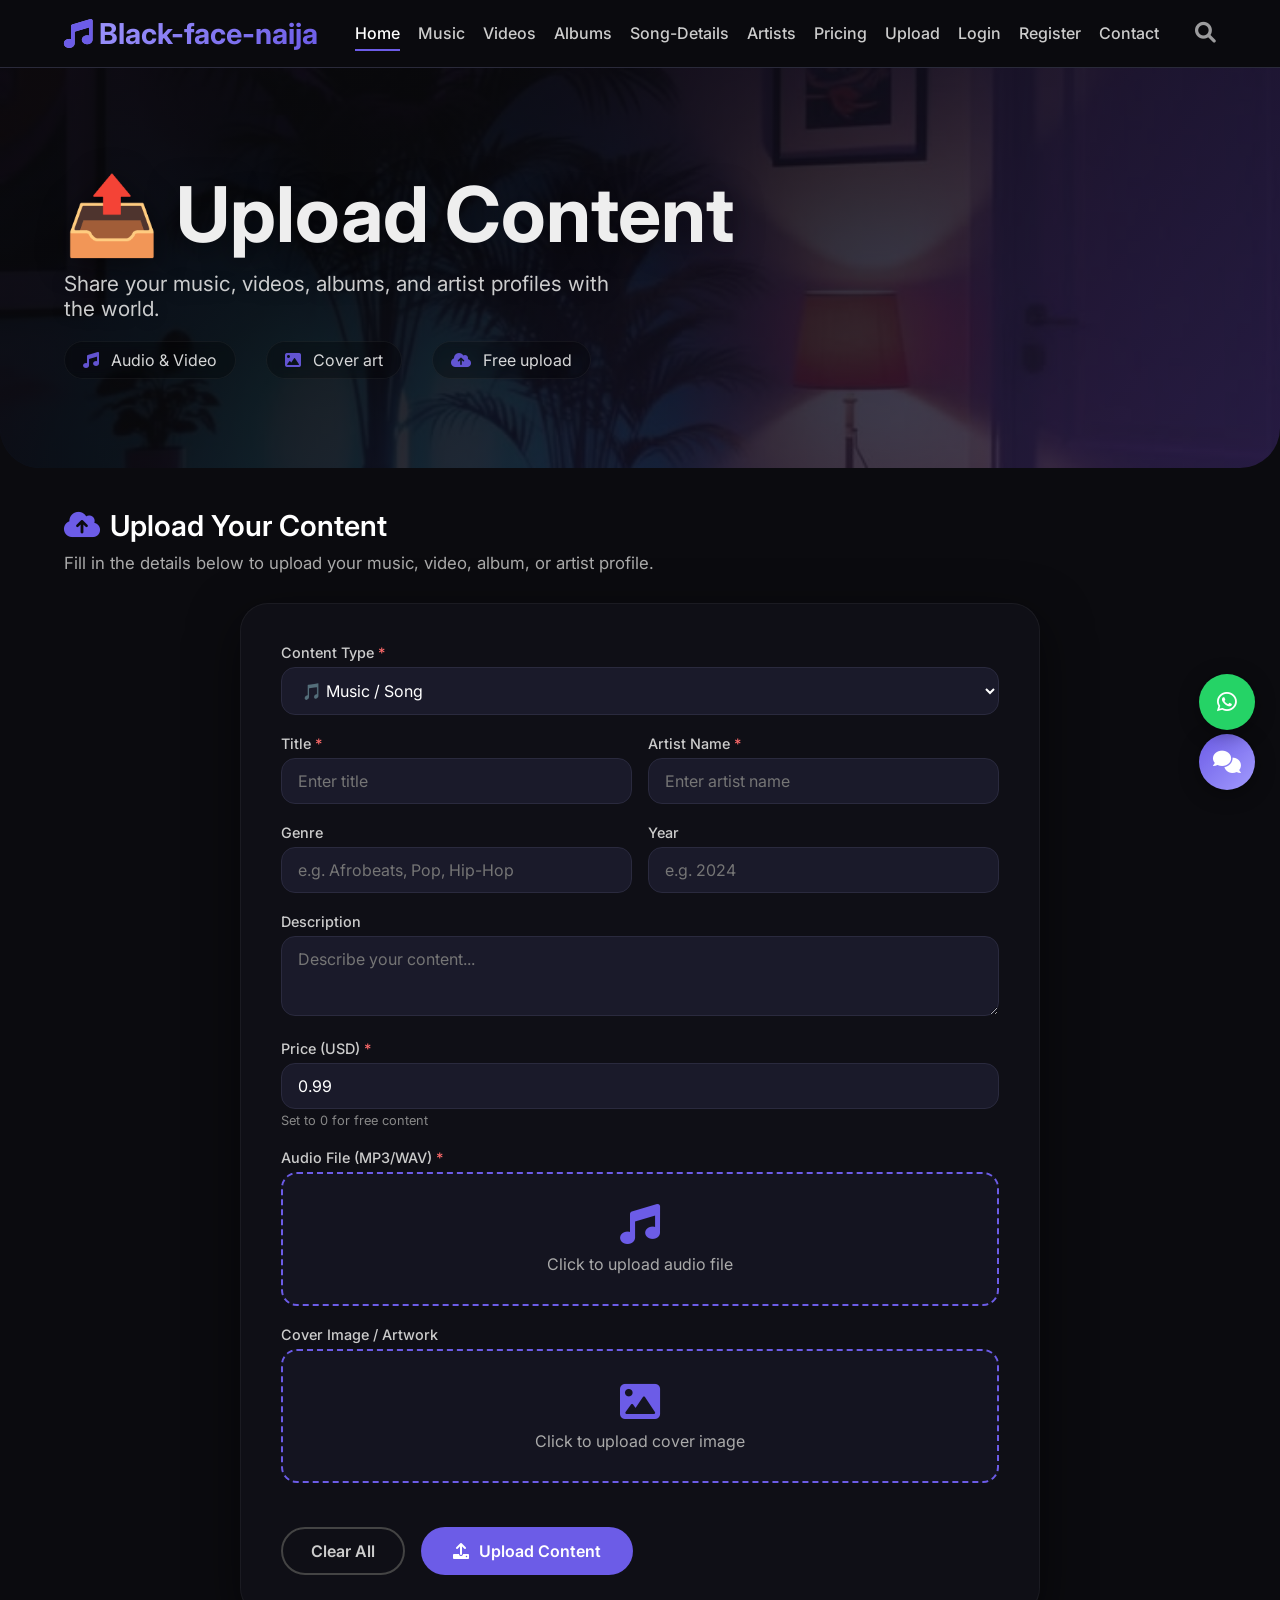
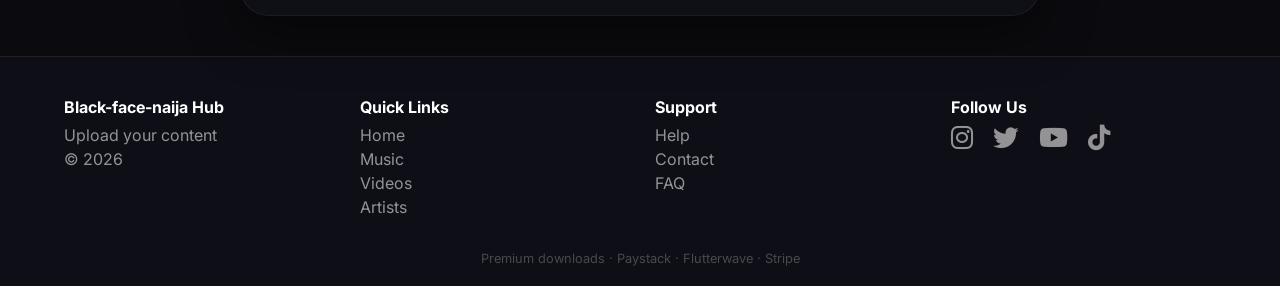
<file: upload.html>
<!DOCTYPE html>
<html lang="en">
<head>
    <meta charset="UTF-8" />
    <meta name="viewport" content="width=device-width, initial-scale=1.0, maximum-scale=1.5" />
    <title>Black-face-naija Music Hub · Upload</title>
    <link rel="stylesheet" href="https://cdnjs.cloudflare.com/ajax/libs/font-awesome/6.0.0-beta3/css/all.min.css" />
    <link href="https://fonts.googleapis.com/css2?family=Inter:opsz,wght@14..32,400;14..32,500;14..32,600;14..32,700&display=swap" rel="stylesheet" />
    <link rel="stylesheet" href="./css/upload.css">
    <style>
        * {
            margin: 0;
            padding: 0;
            box-sizing: border-box;
            font-family: 'Inter', sans-serif;
        }
        body {
            background: #0b0b0f;
            color: #eee;
            scroll-behavior: smooth;
        }
        ::-webkit-scrollbar {
            width: 6px;
        }
        ::-webkit-scrollbar-track {
            background: #1a1a24;
        }
        ::-webkit-scrollbar-thumb {
            background: #6c5ce7;
            border-radius: 10px;
        }

        .btn-primary {
            background: #6c5ce7;
            border: none;
            padding: 14px 32px;
            border-radius: 40px;
            font-weight: 600;
            color: white;
            cursor: pointer;
            transition: 0.3s;
            font-size: 1rem;
            display: inline-flex;
            align-items: center;
            gap: 10px;
        }
        .btn-primary:hover {
            background: #5a4bd1;
            transform: scale(1.02);
            box-shadow: 0 8px 30px rgba(108, 92, 231, 0.4);
        }
        .btn-secondary {
            background: transparent;
            border: 2px solid #444;
            padding: 12px 28px;
            border-radius: 40px;
            font-weight: 600;
            color: #ccc;
            cursor: pointer;
            transition: 0.3s;
            font-size: 1rem;
        }
        .btn-secondary:hover {
            border-color: #6c5ce7;
            color: #fff;
        }

        nav {
            display: flex;
            flex-wrap: wrap;
            align-items: center;
            justify-content: space-between;
            padding: 16px 5%;
            background: rgba(11, 11, 15, 0.85);
            backdrop-filter: blur(12px);
            border-bottom: 1px solid #2a2a3a;
            position: sticky;
            top: 0;
            z-index: 99;
        }
        .logo {
            font-size: 1.8rem;
            font-weight: 700;
            background: linear-gradient(135deg, #a29bfe, #6c5ce7);
            -webkit-background-clip: text;
            -webkit-text-fill-color: transparent;
        }
        .nav-links {
            display: flex;
            flex-wrap: wrap;
            gap: 18px;
            font-weight: 500;
        }
        .nav-links a {
            padding: 6px 0;
            border-bottom: 2px solid transparent;
            transition: 0.2s;
            color: #ccc;
        }
        .nav-links a:hover {
            border-bottom-color: #6c5ce7;
            color: #fff;
        }
        .nav-links a.active {
            border-bottom-color: #6c5ce7;
            color: #fff;
        }
        .hamburger {
            display: none;
            font-size: 1.8rem;
            cursor: pointer;
            color: #fff;
        }

        /* HERO SECTION */
        .hero {
            position: relative;
            padding: 80px 5% 70px;
            border-radius: 0 0 40px 40px;
            min-height: 400px;
            display: flex;
            align-items: center;
            overflow: hidden;
        }
        .hero-bg-image {
            position: absolute;
            inset: 0;
            background: url('./images/upload-hero.jpg') center/cover no-repeat;
            z-index: 0;
            filter: brightness(0.3) saturate(0.7);
        }
        .hero-overlay {
            position: absolute;
            inset: 0;
            background: linear-gradient(135deg, rgba(11, 11, 15, 0.7) 30%, rgba(108, 92, 231, 0.2) 100%);
            z-index: 1;
        }
        .hero-content {
            position: relative;
            z-index: 2;
            max-width: 700px;
        }
        .hero h1 {
            font-size: clamp(2.8rem, 8vw, 4.8rem);
            font-weight: 700;
            margin-bottom: 10px;
            text-shadow: 0 4px 30px rgba(0, 0, 0, 0.5);
        }
        .hero p {
            font-size: 1.3rem;
            opacity: 0.85;
            max-width: 550px;
            text-shadow: 0 2px 20px rgba(0, 0, 0, 0.4);
        }
        .hero-stats {
            display: flex;
            flex-wrap: wrap;
            gap: 30px;
            margin-top: 20px;
        }
        .hero-stats span {
            font-size: 1rem;
            opacity: 0.9;
            background: rgba(0, 0, 0, 0.3);
            padding: 8px 18px;
            border-radius: 40px;
            backdrop-filter: blur(4px);
            border: 1px solid rgba(255, 255, 255, 0.06);
        }
        .hero-stats i {
            color: #6c5ce7;
            margin-right: 8px;
        }

        section {
            padding: 40px 5%;
        }
        .section-title {
            font-size: 1.8rem;
            font-weight: 600;
            margin-bottom: 10px;
            display: flex;
            align-items: center;
            gap: 10px;
            color: #fff;
        }
        .section-subtitle {
            color: #aaa;
            font-size: 1.05rem;
            margin-bottom: 30px;
        }

        /* Upload Form */
        .upload-container {
            max-width: 800px;
            margin: 0 auto;
            background: rgba(20, 20, 30, 0.55);
            backdrop-filter: blur(10px);
            border: 1px solid rgba(255, 255, 255, 0.05);
            border-radius: 28px;
            padding: 40px;
            box-shadow: 0 15px 50px rgba(0, 0, 0, 0.5);
        }
        .upload-container .form-group {
            margin-bottom: 20px;
        }
        .upload-container label {
            display: block;
            color: #ccc;
            font-size: 0.9rem;
            font-weight: 500;
            margin-bottom: 6px;
        }
        .upload-container label .required {
            color: #ff6b6b;
        }
        .upload-container input,
        .upload-container select,
        .upload-container textarea {
            width: 100%;
            padding: 12px 16px;
            border: none;
            background: #1a1a2a;
            color: #fff;
            border-radius: 14px;
            outline: none;
            border: 1px solid #2a2a3e;
            transition: 0.3s;
            font-size: 1rem;
        }
        .upload-container input:focus,
        .upload-container select:focus,
        .upload-container textarea:focus {
            border-color: #6c5ce7;
            box-shadow: 0 0 0 3px rgba(108, 92, 231, 0.2);
        }
        .upload-container textarea {
            resize: vertical;
            min-height: 80px;
        }
        .upload-container select option {
            background: #1a1a2a;
        }

        .upload-container .file-upload-area {
            border: 2px dashed #6c5ce7;
            border-radius: 16px;
            padding: 30px;
            text-align: center;
            color: #aaa;
            cursor: pointer;
            transition: 0.3s;
            background: rgba(26, 26, 42, 0.5);
        }
        .upload-container .file-upload-area:hover {
            background: rgba(108, 92, 231, 0.08);
            border-color: #a29bfe;
        }
        .upload-container .file-upload-area i {
            font-size: 2.5rem;
            color: #6c5ce7;
            display: block;
            margin-bottom: 10px;
        }
        .upload-container .file-upload-area input {
            display: none;
        }
        .upload-container .file-name {
            margin-top: 8px;
            font-size: 0.85rem;
            color: #6cce7;
        }

        .upload-container .upload-preview {
            display: flex;
            flex-wrap: wrap;
            gap: 16px;
            margin: 12px 0;
        }
        .upload-container .upload-preview img,
        .upload-container .upload-preview video,
        .upload-container .upload-preview audio {
            max-width: 150px;
            border-radius: 12px;
            background: #1a1a2a;
            max-height: 150px;
            object-fit: cover;
        }
        .upload-container .upload-preview audio {
            max-height: 60px;
            width: 100%;
        }

        .upload-container .form-row {
            display: grid;
            grid-template-columns: 1fr 1fr;
            gap: 16px;
        }
        .upload-container .form-row-full {
            grid-column: 1/-1;
        }

        .upload-container .upload-status {
            padding: 14px 18px;
            border-radius: 14px;
            margin-top: 16px;
            display: none;
        }
        .upload-container .upload-status.success {
            display: block;
            background: rgba(108, 206, 119, 0.15);
            border: 1px solid #6cce77;
            color: #6cce77;
        }
        .upload-container .upload-status.error {
            display: block;
            background: rgba(255, 107, 107, 0.15);
            border: 1px solid #ff6b6b;
            color: #ff6b6b;
        }

        .upload-container .form-actions {
            display: flex;
            gap: 16px;
            margin-top: 24px;
        }

        footer {
            background: #0e0e16;
            padding: 40px 5% 20px;
            border-top: 1px solid #222;
        }
        .footer-grid {
            display: grid;
            grid-template-columns: repeat(auto-fit, minmax(160px, 1fr));
            gap: 30px;
        }
        .footer-grid h4 {
            color: #fff;
            margin-bottom: 8px;
        }
        .footer-grid p {
            color: #ccc;
            opacity: 0.7;
            margin: 4px 0;
        }
        .social i {
            font-size: 1.6rem;
            margin-right: 16px;
            opacity: 0.7;
            transition: 0.2s;
            cursor: pointer;
            color: #ccc;
        }
        .social i:hover {
            opacity: 1;
            color: #6c5ce7;
        }
        .footer-bottom {
            text-align: center;
            margin-top: 30px;
            opacity: 0.3;
            font-size: 0.8rem;
            color: #ccc;
        }

        @media (max-width: 768px) {
            .nav-links {
                display: none;
                width: 100%;
                flex-direction: column;
                gap: 6px;
                margin-top: 12px;
            }
            .nav-links.open {
                display: flex;
            }
            .hamburger {
                display: block;
            }
            .upload-container {
                padding: 24px 18px;
            }
            .upload-container .form-row {
                grid-template-columns: 1fr;
            }
            .hero {
                padding: 60px 5% 50px;
                min-height: 300px;
            }
        }
        @media (max-width: 480px) {
            .upload-container {
                padding: 18px 14px;
            }
            .hero {
                padding: 40px 5% 30px;
                min-height: 250px;
            }
        }
    </style>
</head>
<body>

    <!-- ========== NAV ========== -->
    <nav>
        <div class="logo"><i class="fas fa-music" style="background:transparent; -webkit-text-fill-color:#6c5ce7;"></i> Black-face-naija</div>
        <div class="hamburger" onclick="document.querySelector('.nav-links').classList.toggle('open')"><i class="fas fa-bars"></i></div>
        <div class="nav-links">
            <a href="index.html" class="active">Home</a>
            <a href="music.html">Music</a>
            <a href="videos.html">Videos</a>
            <a href="albums.html">Albums</a>
            <a href="song-details.html">Song-Details</a>
            <a href="artists.html">Artists</a>
            <a href="pricing.html">Pricing</a>
            <a href="upload.html">Upload</a>
            <a href="login.html">Login</a>
            <a href="register.html">Register</a>
            <a href="contact.html">Contact</a>
        </div>
        <div class="nav-actions">
            <i class="fas fa-search" style="opacity:0.6; font-size:1.3rem; color:#fff;"></i>
        </div>
    </nav>





    
    <!-- ===== NAV OVERLAY ===== -->
    <div class="nav-overlay" id="navOverlay" onclick="closeNav()"></div>

    <!-- ===== FLOATING BUTTONS ===== -->
    <button class="chat-btn" aria-label="Live Chat" onclick="toggleChat()">
        <i class="fas fa-comments"></i>
    </button>

    <a href="https://wa.me/15551234567" class="whatsapp-btn" aria-label="WhatsApp" target="_blank">
        <i class="fab fa-whatsapp"></i>
    </a>

    <!-- ========== HERO ========== -->
    <section id="home" class="hero">
        <div class="hero-bg-image"></div>
        <div class="hero-overlay"></div>
        <div class="hero-content">
            <h1>📤 Upload Content</h1>
            <p>Share your music, videos, albums, and artist profiles with the world.</p>
            <div class="hero-stats">
                <span><i class="fas fa-music"></i> Audio & Video</span>
                <span><i class="fas fa-image"></i> Cover art</span>
                <span><i class="fas fa-cloud-upload-alt"></i> Free upload</span>
            </div>
        </div>
    </section>

    <!-- ========== UPLOAD FORM ========== -->
    <section id="upload">
        <div class="section-title"><i class="fas fa-cloud-upload-alt" style="color:#6c5ce7;"></i> Upload Your Content</div>
        <p class="section-subtitle">Fill in the details below to upload your music, video, album, or artist profile.</p>

        <div class="upload-container">
            <form id="uploadForm" onsubmit="return false;">
                <!-- Content Type Selection -->
                <div class="form-group">
                    <label>Content Type <span class="required">*</span></label>
                    <select id="contentType" required>
                        <option value="music">🎵 Music / Song</option>
                        <option value="video">🎬 Video</option>
                        <option value="album">💿 Album</option>
                        <option value="artist">🎤 Artist Profile</option>
                    </select>
                </div>

                <!-- Title & Artist -->
                <div class="form-row">
                    <div class="form-group">
                        <label>Title <span class="required">*</span></label>
                        <input type="text" id="title" placeholder="Enter title" required />
                    </div>
                    <div class="form-group">
                        <label>Artist Name <span class="required">*</span></label>
                        <input type="text" id="artist" placeholder="Enter artist name" required />
                    </div>
                </div>

                <!-- Genre & Year -->
                <div class="form-row">
                    <div class="form-group">
                        <label>Genre</label>
                        <input type="text" id="genre" placeholder="e.g. Afrobeats, Pop, Hip-Hop" />
                    </div>
                    <div class="form-group">
                        <label>Year</label>
                        <input type="text" id="year" placeholder="e.g. 2024" />
                    </div>
                </div>

                <!-- Description -->
                <div class="form-group">
                    <label>Description</label>
                    <textarea id="description" placeholder="Describe your content..."></textarea>
                </div>

                <!-- Price -->
                <div class="form-group">
                    <label>Price (USD) <span class="required">*</span></label>
                    <input type="number" id="price" placeholder="0.99" step="0.01" min="0" value="0.99" required />
                    <small style="color: #888; font-size: 0.8rem;">Set to 0 for free content</small>
                </div>

                <!-- File Uploads -->
                <div class="form-group" id="audioUpload">
                    <label>Audio File (MP3/WAV) <span class="required">*</span></label>
                    <div class="file-upload-area" onclick="document.getElementById('audioFile').click()">
                        <i class="fas fa-music"></i>
                        <span>Click to upload audio file</span>
                        <input type="file" id="audioFile" accept="audio/*" />
                    </div>
                    <div class="file-name" id="audioFileName"></div>
                </div>

                <div class="form-group" id="videoUpload" style="display:none;">
                    <label>Video File (MP4/WebM) <span class="required">*</span></label>
                    <div class="file-upload-area" onclick="document.getElementById('videoFile').click()">
                        <i class="fas fa-video"></i>
                        <span>Click to upload video file</span>
                        <input type="file" id="videoFile" accept="video/*" />
                    </div>
                    <div class="file-name" id="videoFileName"></div>
                </div>

                <div class="form-group" id="coverUpload">
                    <label>Cover Image / Artwork</label>
                    <div class="file-upload-area" onclick="document.getElementById('coverFile').click()">
                        <i class="fas fa-image"></i>
                        <span>Click to upload cover image</span>
                        <input type="file" id="coverFile" accept="image/*" />
                    </div>
                    <div class="file-name" id="coverFileName"></div>
                </div>

                <!-- Preview -->
                <div class="upload-preview" id="uploadPreview"></div>

                <!-- Status -->
                <div class="upload-status" id="uploadStatus"></div>

                <!-- Actions -->
                <div class="form-actions">
                    <button type="reset" class="btn-secondary">Clear All</button>
                    <button type="button" class="btn-primary" onclick="handleUpload()">
                        <i class="fas fa-upload"></i> Upload Content
                    </button>
                </div>
            </form>
        </div>
    </section>

    <!-- ========== FOOTER ========== -->
    <footer>
        <div class="footer-grid">
            <div>
                <h4>Black-face-naija Hub</h4>
                <p>Upload your content</p>
                <p>© 2026</p>
            </div>
            <div>
                <h4>Quick Links</h4>
                <p>Home</p>
                <p>Music</p>
                <p>Videos</p>
                <p>Artists</p>
            </div>
            <div>
                <h4>Support</h4>
                <p>Help</p>
                <p>Contact</p>
                <p>FAQ</p>
            </div>
            <div class="social">
                <h4>Follow Us</h4>
                <i class="fab fa-instagram"></i>
                <i class="fab fa-twitter"></i>
                <i class="fab fa-youtube"></i>
                <i class="fab fa-tiktok"></i>
            </div>
        </div>
        <div class="footer-bottom">
            Premium downloads · Paystack · Flutterwave · Stripe
        </div>
    </footer>

    <script>
        // ===== CONTENT TYPE TOGGLE =====
        document.getElementById('contentType').addEventListener('change', function() {
            const type = this.value;
            const audioUpload = document.getElementById('audioUpload');
            const videoUpload = document.getElementById('videoUpload');
            const coverUpload = document.getElementById('coverUpload');
            const titleLabel = document.querySelector('label[for="title"]');
            const artistLabel = document.querySelector('label[for="artist"]');

            // Reset all visibility
            audioUpload.style.display = 'block';
            videoUpload.style.display = 'none';
            coverUpload.style.display = 'block';

            // Update based on type
            if (type === 'music') {
                audioUpload.style.display = 'block';
                videoUpload.style.display = 'none';
                coverUpload.style.display = 'block';
                document.querySelector('#audioUpload label .required').textContent = '*';
            } else if (type === 'video') {
                audioUpload.style.display = 'none';
                videoUpload.style.display = 'block';
                coverUpload.style.display = 'block';
                document.querySelector('#videoUpload label .required').textContent = '*';
            } else if (type === 'album') {
                audioUpload.style.display = 'none';
                videoUpload.style.display = 'none';
                coverUpload.style.display = 'block';
                document.querySelector('#coverUpload label').innerHTML = 'Cover Image / Artwork <span class="required">*</span>';
            } else if (type === 'artist') {
                audioUpload.style.display = 'none';
                videoUpload.style.display = 'none';
                coverUpload.style.display = 'block';
                document.querySelector('#coverUpload label').innerHTML = 'Profile Image <span class="required">*</span>';
            }

            // Clear preview
            document.getElementById('uploadPreview').innerHTML = '';
            document.getElementById('uploadStatus').className = 'upload-status';
            document.getElementById('uploadStatus').style.display = 'none';
        });

        // ===== FILE HANDLING =====
        document.getElementById('audioFile').addEventListener('change', function() {
            const file = this.files[0];
            document.getElementById('audioFileName').textContent = file ? '📄 ' + file.name : '';
            if (file) {
                const preview = document.getElementById('uploadPreview');
                const audio = document.createElement('audio');
                audio.src = URL.createObjectURL(file);
                audio.controls = true;
                audio.style.maxWidth = '100%';
                preview.appendChild(audio);
            }
        });

        document.getElementById('videoFile').addEventListener('change', function() {
            const file = this.files[0];
            document.getElementById('videoFileName').textContent = file ? '📄 ' + file.name : '';
            if (file) {
                const preview = document.getElementById('uploadPreview');
                const video = document.createElement('video');
                video.src = URL.createObjectURL(file);
                video.controls = true;
                video.style.maxWidth = '150px';
                video.style.maxHeight = '150px';
                preview.appendChild(video);
            }
        });

        document.getElementById('coverFile').addEventListener('change', function() {
            const file = this.files[0];
            document.getElementById('coverFileName').textContent = file ? '📄 ' + file.name : '';
            if (file) {
                const preview = document.getElementById('uploadPreview');
                const img = document.createElement('img');
                img.src = URL.createObjectURL(file);
                img.alt = 'Cover preview';
                preview.appendChild(img);
            }
        });

        // ===== HANDLE UPLOAD =====
        function handleUpload() {
            const type = document.getElementById('contentType').value;
            const title = document.getElementById('title').value.trim();
            const artist = document.getElementById('artist').value.trim();
            const genre = document.getElementById('genre').value.trim();
            const year = document.getElementById('year').value.trim();
            const description = document.getElementById('description').value.trim();
            const price = document.getElementById('price').value.trim();
            const audioFile = document.getElementById('audioFile').files[0];
            const videoFile = document.getElementById('videoFile').files[0];
            const coverFile = document.getElementById('coverFile').files[0];

            const status = document.getElementById('uploadStatus');

            // Validation
            if (!title || !artist) {
                status.className = 'upload-status error';
                status.style.display = 'block';
                status.innerHTML = '⚠️ Please fill in Title and Artist Name.';
                return;
            }

            // Check required files based on type
            if (type === 'music' && !audioFile) {
                status.className = 'upload-status error';
                status.style.display = 'block';
                status.innerHTML = '⚠️ Please upload an audio file.';
                return;
            }
            if (type === 'video' && !videoFile) {
                status.className = 'upload-status error';
                status.style.display = 'block';
                status.innerHTML = '⚠️ Please upload a video file.';
                return;
            }
            if ((type === 'album' || type === 'artist') && !coverFile) {
                status.className = 'upload-status error';
                status.style.display = 'block';
                status.innerHTML = '⚠️ Please upload a cover/profile image.';
                return;
            }

            // Simulate upload
            status.className = 'upload-status';
            status.style.display = 'block';
            status.innerHTML = '⏳ Uploading... Please wait.';

            // Simulate delay
            setTimeout(() => {
                status.className = 'upload-status success';
                status.innerHTML = `
                    ✅ <strong>Upload Successful!</strong><br />
                    "${title}" by ${artist} has been uploaded as ${type}.
                    ${price > 0 ? ` Price: $${price}` : ' Free content'}
                    <br /><small style="opacity:0.7;">You can find it in your library.</small>
                `;

                // Reset form after success (optional)
                // document.getElementById('uploadForm').reset();
                // document.getElementById('uploadPreview').innerHTML = '';
                // document.getElementById('audioFileName').textContent = '';
                // document.getElementById('videoFileName').textContent = '';
                // document.getElementById('coverFileName').textContent = '';

                console.log(`✅ Uploaded: ${type} - "${title}" by ${artist} ($${price})`);
            }, 2000);
        }

        // ===== HAMBURGER =====
        document.querySelectorAll('.nav-links a').forEach(link => {
            link.addEventListener('click', () => {
                document.querySelector('.nav-links').classList.remove('open');
            });
        });

        console.log('📤 Melody Upload Hub ready! Upload your content.');
    </script>

</body>
</html>
</file>
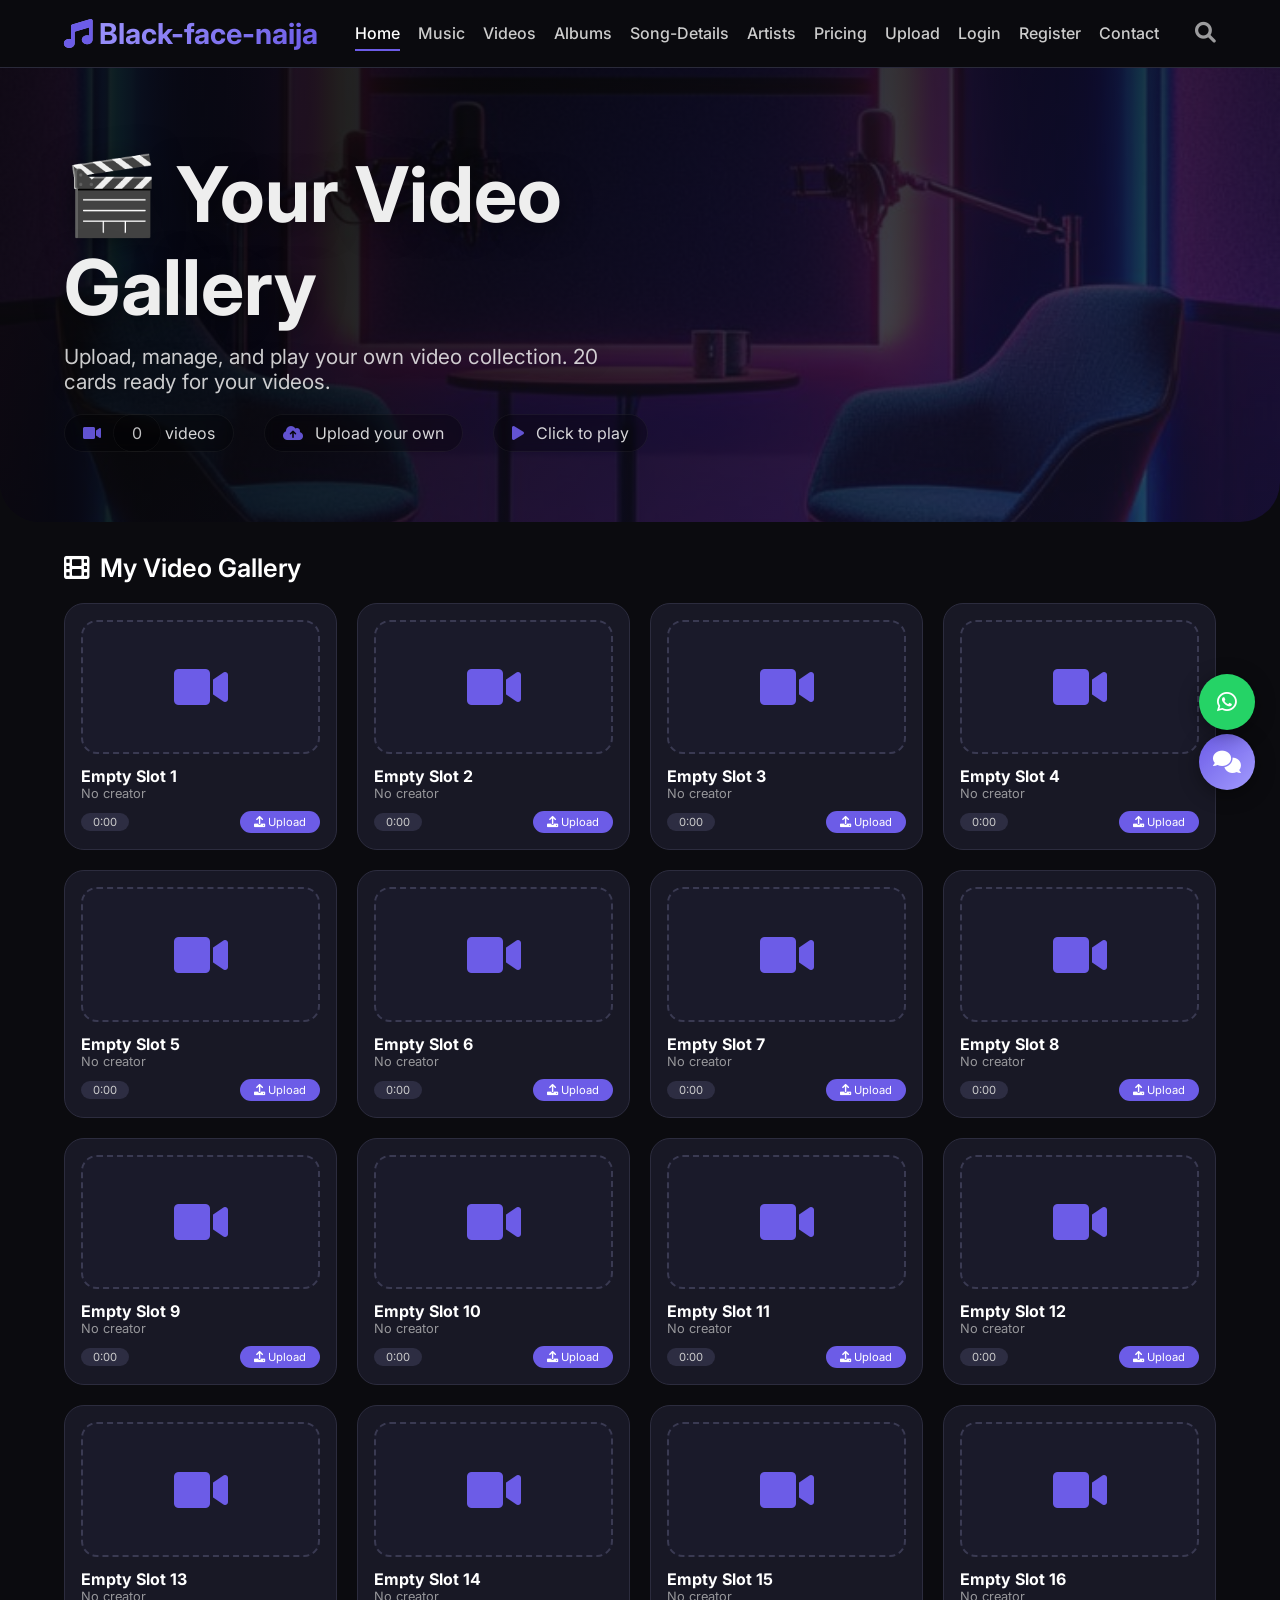
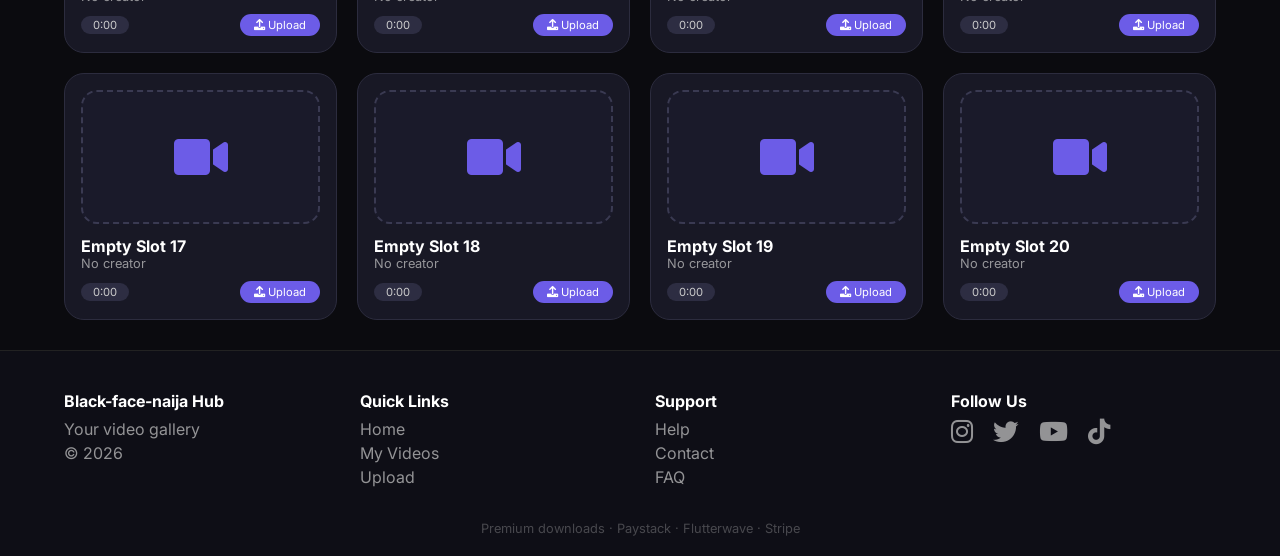
<file: videos.html>
<!DOCTYPE html>
<html lang="en">
<head>
    <meta charset="UTF-8" />
    <meta name="viewport" content="width=device-width, initial-scale=1.0, maximum-scale=1.5" />
    <title>Black-face-naija Music Hub · Upload Your Videos</title>
    <link rel="stylesheet" href="https://cdnjs.cloudflare.com/ajax/libs/font-awesome/6.0.0-beta3/css/all.min.css" />
    <link href="https://fonts.googleapis.com/css2?family=Inter:opsz,wght@14..32,400;14..32,500;14..32,600;14..32,700&display=swap" rel="stylesheet" />
    <link rel="stylesheet" href="./css/videos.css">
    <style>
        * {
            margin: 0;
            padding: 0;
            box-sizing: border-box;
            font-family: 'Inter', sans-serif;
        }
        body {
            background: #0b0b0f;
            color: #eee;
            scroll-behavior: smooth;
        }
        ::-webkit-scrollbar {
            width: 6px;
        }
        ::-webkit-scrollbar-track {
            background: #1a1a24;
        }
        ::-webkit-scrollbar-thumb {
            background: #6c5ce7;
            border-radius: 10px;
        }

        .btn-primary {
            background: #6c5ce7;
            border: none;
            padding: 10px 22px;
            border-radius: 40px;
            font-weight: 600;
            color: white;
            cursor: pointer;
            transition: 0.2s;
        }
        .btn-primary:hover {
            background: #5a4bd1;
            transform: scale(1.02);
        }

        nav {
            display: flex;
            flex-wrap: wrap;
            align-items: center;
            justify-content: space-between;
            padding: 16px 5%;
            background: rgba(11, 11, 15, 0.85);
            backdrop-filter: blur(12px);
            border-bottom: 1px solid #2a2a3a;
            position: sticky;
            top: 0;
            z-index: 99;
        }
        .logo {
            font-size: 1.8rem;
            font-weight: 700;
            background: linear-gradient(135deg, #a29bfe, #6c5ce7);
            -webkit-background-clip: text;
            -webkit-text-fill-color: transparent;
        }
        .nav-links {
            display: flex;
            flex-wrap: wrap;
            gap: 18px;
            font-weight: 500;
        }
        .nav-links a {
            padding: 6px 0;
            border-bottom: 2px solid transparent;
            transition: 0.2s;
            color: #ccc;
        }
        .nav-links a:hover {
            border-bottom-color: #6c5ce7;
            color: #fff;
        }
        .nav-links a.active {
            border-bottom-color: #6c5ce7;
            color: #fff;
        }
        .hamburger {
            display: none;
            font-size: 1.8rem;
            cursor: pointer;
            color: #fff;
        }

        /* HERO SECTION */
        .hero {
            position: relative;
            padding: 80px 5% 70px;
            border-radius: 0 0 40px 40px;
            min-height: 450px;
            display: flex;
            align-items: center;
            overflow: hidden;
        }
        .hero-bg-image {
            position: absolute;
            inset: 0;
            background: url('./images/video-hero.jpg') center/cover no-repeat;
            z-index: 0;
            filter: brightness(0.35) saturate(0.8);
        }
        .hero-overlay {
            position: absolute;
            inset: 0;
            background: linear-gradient(135deg, rgba(11, 11, 15, 0.7) 30%, rgba(108, 92, 231, 0.15) 100%);
            z-index: 1;
        }
        .hero-content {
            position: relative;
            z-index: 2;
            max-width: 700px;
        }
        .hero h1 {
            font-size: clamp(2.8rem, 8vw, 4.8rem);
            font-weight: 700;
            margin-bottom: 10px;
            text-shadow: 0 4px 30px rgba(0, 0, 0, 0.5);
        }
        .hero p {
            font-size: 1.3rem;
            opacity: 0.85;
            max-width: 550px;
            text-shadow: 0 2px 20px rgba(0, 0, 0, 0.4);
        }
        .hero-stats {
            display: flex;
            flex-wrap: wrap;
            gap: 30px;
            margin-top: 20px;
        }
        .hero-stats span {
            font-size: 1rem;
            opacity: 0.9;
            background: rgba(0, 0, 0, 0.3);
            padding: 8px 18px;
            border-radius: 40px;
            backdrop-filter: blur(4px);
            border: 1px solid rgba(255, 255, 255, 0.06);
        }
        .hero-stats i {
            color: #6c5ce7;
            margin-right: 8px;
        }

        section {
            padding: 30px 5%;
        }
        .section-title {
            font-size: 1.6rem;
            font-weight: 600;
            margin-bottom: 20px;
            display: flex;
            align-items: center;
            gap: 10px;
            color: #fff;
        }

        .grid {
            display: grid;
            grid-template-columns: repeat(auto-fill, minmax(220px, 1fr));
            gap: 20px;
        }

        .video-card {
            background: #181825;
            border-radius: 20px;
            padding: 16px;
            transition: 0.25s;
            border: 1px solid #2c2c3e;
            position: relative;
        }
        .video-card:hover {
            transform: translateY(-4px);
            border-color: #6c5ce7;
        }
        .video-card .card-video {
            width: 100%;
            aspect-ratio: 16/9;
            object-fit: cover;
            border-radius: 16px;
            background: #2a2a3a;
            display: flex;
            align-items: center;
            justify-content: center;
            font-size: 3rem;
            color: #6c5ce7;
            background: #1a1a2a;
            border: 2px dashed #3a3a52;
            position: relative;
            overflow: hidden;
        }
        .video-card .card-video.has-video {
            border: none;
        }
        .video-card .card-video video {
            width: 100%;
            height: 100%;
            object-fit: cover;
            border-radius: 16px;
        }
        .video-card .card-video .play-overlay {
            position: absolute;
            inset: 0;
            background: rgba(0, 0, 0, 0.5);
            display: flex;
            align-items: center;
            justify-content: center;
            opacity: 0;
            transition: 0.3s;
            border-radius: 16px;
            cursor: pointer;
        }
        .video-card .card-video:hover .play-overlay {
            opacity: 1;
        }
        .video-card .card-video .play-overlay i {
            font-size: 3.5rem;
            color: white;
            text-shadow: 0 0 30px rgba(108, 92, 231, 0.8);
        }
        .video-card .card-video .play-overlay.playing i {
            color: #6c5ce7;
            text-shadow: 0 0 40px rgba(108, 92, 231, 0.9);
        }
        .video-card h4 {
            margin-top: 12px;
            font-size: 1rem;
            color: #fff;
            white-space: nowrap;
            overflow: hidden;
            text-overflow: ellipsis;
        }
        .video-card p {
            font-size: 0.8rem;
            opacity: 0.7;
            color: #ccc;
            white-space: nowrap;
            overflow: hidden;
            text-overflow: ellipsis;
        }
        .card-actions {
            display: flex;
            justify-content: space-between;
            margin-top: 10px;
            align-items: center;
        }
        .badge {
            background: #2d2d42;
            padding: 2px 12px;
            border-radius: 30px;
            font-size: 0.7rem;
            color: #ccc;
        }
        .upload-btn-small {
            background: #6c5ce7;
            border: none;
            padding: 4px 14px;
            border-radius: 30px;
            font-size: 0.7rem;
            color: white;
            cursor: pointer;
            transition: 0.2s;
        }
        .upload-btn-small:hover {
            background: #5a4bd1;
        }

        .upload-modal {
            display: none;
            position: fixed;
            inset: 0;
            background: rgba(0, 0, 0, 0.8);
            backdrop-filter: blur(8px);
            align-items: center;
            justify-content: center;
            z-index: 1000;
        }
        .upload-modal.active {
            display: flex;
        }
        .upload-modal-content {
            background: #1c1c2a;
            max-width: 500px;
            width: 92%;
            padding: 30px;
            border-radius: 28px;
            max-height: 90vh;
            overflow-y: auto;
        }
        .upload-modal-content h2 {
            color: #fff;
            margin-bottom: 16px;
        }
        .upload-modal-content h2 i {
            color: #6c5ce7;
            margin-right: 10px;
        }
        .upload-modal-content label {
            color: #ccc;
            font-size: 0.85rem;
            display: block;
            margin-top: 12px;
            margin-bottom: 4px;
        }
        .upload-modal-content input,
        .upload-modal-content textarea {
            width: 100%;
            padding: 10px 14px;
            border: none;
            background: #0f0f1a;
            color: #fff;
            border-radius: 12px;
            outline: none;
            border: 1px solid #2a2a3e;
        }
        .upload-modal-content textarea {
            resize: vertical;
            min-height: 60px;
        }
        .file-upload-area {
            border: 2px dashed #6c5ce7;
            border-radius: 16px;
            padding: 20px;
            text-align: center;
            color: #aaa;
            cursor: pointer;
            transition: 0.2s;
            margin-top: 8px;
        }
        .file-upload-area:hover {
            background: #1a1a2a;
            border-color: #a29bfe;
        }
        .file-upload-area i {
            font-size: 2rem;
            color: #6c5ce7;
            display: block;
            margin-bottom: 8px;
        }
        .file-upload-area input {
            display: none;
        }
        .upload-preview {
            display: flex;
            flex-wrap: wrap;
            gap: 12px;
            margin: 12px 0;
        }
        .upload-preview video {
            max-width: 100%;
            border-radius: 12px;
            background: #0f0f1a;
        }
        .modal-actions {
            display: flex;
            gap: 12px;
            margin-top: 16px;
        }
        .modal-actions .btn-primary {
            flex: 1;
        }
        .btn-secondary {
            background: transparent;
            border: 1px solid #444;
            padding: 10px 22px;
            border-radius: 40px;
            color: #ccc;
            cursor: pointer;
            transition: 0.2s;
        }
        .btn-secondary:hover {
            background: #2a2a3e;
        }

        footer {
            background: #0e0e16;
            padding: 40px 5% 20px;
            border-top: 1px solid #222;
        }
        .footer-grid {
            display: grid;
            grid-template-columns: repeat(auto-fit, minmax(160px, 1fr));
            gap: 30px;
        }
        .footer-grid h4 {
            color: #fff;
            margin-bottom: 8px;
        }
        .footer-grid p {
            color: #ccc;
            opacity: 0.7;
            margin: 4px 0;
        }
        .social i {
            font-size: 1.6rem;
            margin-right: 16px;
            opacity: 0.7;
            transition: 0.2s;
            cursor: pointer;
            color: #ccc;
        }
        .social i:hover {
            opacity: 1;
            color: #6c5ce7;
        }
        .footer-bottom {
            text-align: center;
            margin-top: 30px;
            opacity: 0.3;
            font-size: 0.8rem;
            color: #ccc;
        }

        .now-playing-bar {
            position: fixed;
            bottom: 0;
            left: 0;
            right: 0;
            background: rgba(20, 20, 30, 0.95);
            backdrop-filter: blur(12px);
            border-top: 1px solid #6c5ce7;
            padding: 12px 5%;
            display: none;
            align-items: center;
            gap: 20px;
            z-index: 50;
            flex-wrap: wrap;
        }
        .now-playing-bar.active {
            display: flex;
        }
        .now-playing-bar .np-info {
            flex: 2;
            min-width: 150px;
        }
        .now-playing-bar .np-info strong {
            color: #fff;
        }
        .now-playing-bar .np-info span {
            color: #ccc;
            opacity: 0.7;
            margin-left: 8px;
        }
        .now-playing-bar .np-controls {
            display: flex;
            gap: 16px;
            align-items: center;
        }
        .now-playing-bar .np-controls button {
            background: none;
            border: none;
            color: #fff;
            font-size: 1.2rem;
            cursor: pointer;
            transition: 0.2s;
        }
        .now-playing-bar .np-controls button:hover {
            color: #6c5ce7;
        }
        .now-playing-bar .np-progress {
            flex: 1;
            min-width: 100px;
            display: flex;
            align-items: center;
            gap: 10px;
        }
        .now-playing-bar .np-progress input[type="range"] {
            flex: 1;
            height: 4px;
            -webkit-appearance: none;
            background: #3a3a52;
            border-radius: 10px;
            outline: none;
        }
        .now-playing-bar .np-progress input[type="range"]::-webkit-slider-thumb {
            -webkit-appearance: none;
            width: 12px;
            height: 12px;
            background: #6c5ce7;
            border-radius: 50%;
            cursor: pointer;
        }
        .now-playing-bar .np-close {
            background: none;
            border: none;
            color: #ff6b6b;
            font-size: 1.2rem;
            cursor: pointer;
        }

        @media (max-width: 768px) {
            .nav-links {
                display: none;
                width: 100%;
                flex-direction: column;
                gap: 6px;
                margin-top: 12px;
            }
            .nav-links.open {
                display: flex;
            }
            .hamburger {
                display: block;
            }
            .grid {
                grid-template-columns: repeat(2, 1fr);
            }
            .upload-modal-content {
                padding: 20px;
                margin: 10px;
            }
            .hero {
                padding: 60px 5% 50px;
                min-height: 350px;
            }
            .now-playing-bar {
                padding: 10px 5%;
                gap: 12px;
            }
        }
        @media (max-width: 480px) {
            .grid {
                grid-template-columns: repeat(2, 1fr);
                gap: 12px;
            }
            .video-card {
                padding: 10px;
            }
            .hero {
                padding: 40px 5% 30px;
                min-height: 250px;
            }
        }
    </style>
</head>
<body>

   
    <!-- ========== NAV ========== -->
    <nav>
        <div class="logo"><i class="fas fa-music" style="background:transparent; -webkit-text-fill-color:#6c5ce7;"></i> Black-face-naija</div>
        <div class="hamburger" onclick="document.querySelector('.nav-links').classList.toggle('open')"><i class="fas fa-bars"></i></div>
        <div class="nav-links">
            <a href="index.html" class="active">Home</a>
            <a href="music.html">Music</a>
            <a href="videos.html">Videos</a>
            <a href="albums.html">Albums</a>
            <a href="song-details.html">Song-Details</a>
            <a href="artists.html">Artists</a>
            <a href="pricing.html">Pricing</a>
            <a href="upload.html">Upload</a>
            <a href="login.html">Login</a>
            <a href="register.html">Register</a>
            <a href="contact.html">Contact</a>
        </div>
        <div class="nav-actions">
            <i class="fas fa-search" style="opacity:0.6; font-size:1.3rem; color:#fff;"></i>
        </div>
    </nav>



    
    
    <!-- ===== NAV OVERLAY ===== -->
    <div class="nav-overlay" id="navOverlay" onclick="closeNav()"></div>

    <!-- ===== FLOATING BUTTONS ===== -->
    <button class="chat-btn" aria-label="Live Chat" onclick="toggleChat()">
        <i class="fas fa-comments"></i>
    </button>

    <a href="https://wa.me/15551234567" class="whatsapp-btn" aria-label="WhatsApp" target="_blank">
        <i class="fab fa-whatsapp"></i>
    </a>






    <!-- ========== HERO WITH VIDEO BACKGROUND ========== -->
    <section id="home" class="hero">
        <div class="hero-bg-image"></div>
        <div class="hero-overlay"></div>
        <div class="hero-content">
            <h1>🎬 Your Video Gallery</h1>
            <p>Upload, manage, and play your own video collection. 20 cards ready for your videos.</p>
            <div class="hero-stats">
                <span><i class="fas fa-video"></i> <span id="videoCount">0</span> videos</span>
                <span><i class="fas fa-cloud-upload-alt"></i> Upload your own</span>
                <span><i class="fas fa-play"></i> Click to play</span>
            </div>
        </div>
    </section>

    <!-- ========== LIBRARY ========== -->
    <section id="library">
        <div class="section-title"><i class="fas fa-film"></i> My Video Gallery</div>
        <div class="grid" id="videoGrid">
            <!-- 20 cards will be generated by JavaScript -->
        </div>
    </section>

    <!-- ========== UPLOAD MODAL ========== -->
    <div class="upload-modal" id="uploadModal">
        <div class="upload-modal-content">
            <h2><i class="fas fa-upload"></i> Upload Your Video</h2>
            <form id="uploadForm">
                <label>Video Title *</label>
                <input type="text" id="videoTitle" placeholder="Enter video title" required />

                <label>Creator/Artist *</label>
                <input type="text" id="creatorName" placeholder="Enter creator name" required />

                <label>Category</label>
                <input type="text" id="categoryName" placeholder="e.g. Music Video, Vlog, Tutorial" />

                <label>Description</label>
                <textarea id="descName" placeholder="Optional description"></textarea>

                <label>Video File (MP4/WebM) *</label>
                <div class="file-upload-area" onclick="document.getElementById('videoInput').click()">
                    <i class="fas fa-video"></i>
                    <span>Click to upload video file</span>
                    <input type="file" id="videoInput" accept="video/*" required />
                </div>

                <div class="upload-preview" id="uploadPreview"></div>

                <div class="modal-actions">
                    <button type="button" class="btn-secondary" onclick="closeUploadModal()">Cancel</button>
                    <button type="button" class="btn-primary" onclick="handleUpload()"><i class="fas fa-check"></i> Upload Video</button>
                </div>
            </form>
        </div>
    </div>

    <!-- ========== NOW PLAYING BAR ========== -->
    <div class="now-playing-bar" id="nowPlayingBar">
        <div class="np-info">
            <strong id="npTitle">Video Title</strong>
            <span id="npCreator">Creator</span>
        </div>
        <div class="np-controls">
            <button onclick="togglePlayPause()"><i class="fas fa-play" id="npPlayPauseBtn"></i></button>
            <button onclick="stopPlayback()"><i class="fas fa-stop"></i></button>
        </div>
        <div class="np-progress">
            <span id="npCurrentTime">0:00</span>
            <input type="range" id="npProgressBar" min="0" max="100" value="0" />
            <span id="npDuration">0:00</span>
        </div>
        <button class="np-close" onclick="stopPlayback()"><i class="fas fa-times"></i></button>
    </div>

    <!-- ========== FOOTER ========== -->
    <footer>
        <div class="footer-grid">
            <div>
                <h4>Black-face-naija Hub</h4>
                <p>Your video gallery</p>
                <p>© 2026</p>
            </div>
            <div>
                <h4>Quick Links</h4>
                <p>Home</p>
                <p>My Videos</p>
                <p>Upload</p>
            </div>
            <div>
                <h4>Support</h4>
                <p>Help</p>
                <p>Contact</p>
                <p>FAQ</p>
            </div>
            <div class="social">
                <h4>Follow Us</h4>
                <i class="fab fa-instagram"></i>
                <i class="fab fa-twitter"></i>
                <i class="fab fa-youtube"></i>
                <i class="fab fa-tiktok"></i>
            </div>
        </div>
        <div class="footer-bottom">
            Premium downloads · Paystack · Flutterwave · Stripe
        </div>
    </footer>

    <script>
        // ===== STATE =====
        let videos = [];
        let currentCardIndex = null;
        let videoPlayer = null;
        let currentPlayingIndex = null;
        let isPlaying = false;

        // ===== LOCAL STORAGE =====
        function saveVideos() {
            try {
                const data = videos.map(video => {
                    if (!video) return null;
                    return {
                        title: video.title,
                        creator: video.creator,
                        category: video.category,
                        description: video.description,
                        duration: video.duration,
                        videoData: video.videoData || null
                    };
                });
                localStorage.setItem('melodyVideos', JSON.stringify(data));
                console.log('✅ Videos saved to localStorage');
            } catch (e) {
                console.warn('Could not save to localStorage:', e);
            }
        }

        function loadVideos() {
            try {
                const data = localStorage.getItem('melodyVideos');
                if (!data) return false;
                const parsed = JSON.parse(data);
                if (!Array.isArray(parsed)) return false;
                
                videos = parsed.map((videoData, index) => {
                    if (!videoData) return null;
                    const video = {
                        title: videoData.title || `Empty Slot ${index+1}`,
                        creator: videoData.creator || 'No creator',
                        category: videoData.category || 'Unknown',
                        description: videoData.description || '',
                        duration: videoData.duration || '0:00',
                        videoData: videoData.videoData || null,
                        videoUrl: null
                    };
                    if (video.videoData) {
                        video.videoUrl = video.videoData;
                    }
                    return video;
                });
                console.log('✅ Videos loaded from localStorage:', videos.filter(v => v && v.title).length, 'videos');
                return true;
            } catch (e) {
                console.warn('Could not load from localStorage:', e);
                return false;
            }
        }

        function fileToBase64(file) {
            return new Promise((resolve, reject) => {
                const reader = new FileReader();
                reader.onload = () => resolve(reader.result);
                reader.onerror = reject;
                reader.readAsDataURL(file);
            });
        }

        // ===== CREATE 20 EMPTY CARDS =====
        function createEmptyCards() {
            const grid = document.getElementById('videoGrid');
            grid.innerHTML = '';
            for (let i = 0; i < 20; i++) {
                const card = document.createElement('div');
                card.className = 'video-card';
                card.dataset.index = i;
                card.innerHTML = `
                    <div class="card-video" id="cardVideo_${i}">
                        <i class="fas fa-video"></i>
                        <div class="play-overlay" onclick="togglePlay(${i})">
                            <i class="fas fa-play-circle"></i>
                        </div>
                    </div>
                    <h4 id="cardTitle_${i}">Empty Slot ${i+1}</h4>
                    <p id="cardCreator_${i}">No creator</p>
                    <div class="card-actions">
                        <span class="badge" id="cardBadge_${i}">0:00</span>
                        <button class="upload-btn-small" onclick="openUploadModal(${i})">
                            <i class="fas fa-upload"></i> Upload
                        </button>
                    </div>
                `;
                grid.appendChild(card);
            }
            updateVideoCount();
        }

        // ===== RENDER ALL CARDS =====
        function renderAllCards() {
            for (let i = 0; i < 20; i++) {
                const video = videos[i];
                const cardVideo = document.getElementById(`cardVideo_${i}`);
                const cardTitle = document.getElementById(`cardTitle_${i}`);
                const cardCreator = document.getElementById(`cardCreator_${i}`);
                const cardBadge = document.getElementById(`cardBadge_${i}`);

                if (video && video.title && video.title !== `Empty Slot ${i+1}`) {
                    cardTitle.textContent = video.title;
                    cardCreator.textContent = video.creator + (video.category ? ` · ${video.category}` : '');
                    cardBadge.textContent = video.duration || '0:00';

                    if (video.videoUrl) {
                        cardVideo.innerHTML = `
                            <video src="${video.videoUrl}" id="video_${i}" muted></video>
                            <div class="play-overlay" onclick="togglePlay(${i})">
                                <i class="fas fa-play-circle"></i>
                            </div>
                        `;
                        cardVideo.classList.add('has-video');
                    } else {
                        cardVideo.innerHTML = `
                            <i class="fas fa-video"></i>
                            <div class="play-overlay" onclick="togglePlay(${i})">
                                <i class="fas fa-play-circle"></i>
                            </div>
                        `;
                        cardVideo.classList.remove('has-video');
                    }

                    const actions = cardVideo.parentElement.querySelector('.card-actions');
                    const uploadBtn = actions.querySelector('.upload-btn-small');
                    if (uploadBtn) {
                        uploadBtn.innerHTML = '<i class="fas fa-edit"></i> Edit';
                        uploadBtn.onclick = function(e) {
                            e.stopPropagation();
                            openUploadModal(i);
                        };
                    }
                } else {
                    cardTitle.textContent = `Empty Slot ${i+1}`;
                    cardCreator.textContent = 'No creator';
                    cardBadge.textContent = '0:00';
                    cardVideo.innerHTML = `
                        <i class="fas fa-video"></i>
                        <div class="play-overlay" onclick="togglePlay(${i})">
                            <i class="fas fa-play-circle"></i>
                        </div>
                    `;
                    cardVideo.classList.remove('has-video');
                    
                    const actions = cardVideo.parentElement.querySelector('.card-actions');
                    const uploadBtn = actions.querySelector('.upload-btn-small');
                    if (uploadBtn) {
                        uploadBtn.innerHTML = '<i class="fas fa-upload"></i> Upload';
                        uploadBtn.onclick = function(e) {
                            e.stopPropagation();
                            openUploadModal(i);
                        };
                    }
                }
            }
            updateVideoCount();
        }

        // ===== UPLOAD MODAL =====
        function openUploadModal(index) {
            currentCardIndex = index;
            document.getElementById('uploadModal').classList.add('active');
            document.getElementById('uploadPreview').innerHTML = '';
            
            const video = videos[index];
            if (video && video.title && video.title !== `Empty Slot ${index+1}`) {
                document.getElementById('videoTitle').value = video.title || '';
                document.getElementById('creatorName').value = video.creator || '';
                document.getElementById('categoryName').value = video.category || '';
                document.getElementById('descName').value = video.description || '';
                if (video.videoUrl) {
                    const preview = document.getElementById('uploadPreview');
                    const vid = document.createElement('video');
                    vid.src = video.videoUrl;
                    vid.controls = true;
                    vid.style.maxWidth = '100%';
                    preview.appendChild(vid);
                }
            } else {
                document.getElementById('videoTitle').value = '';
                document.getElementById('creatorName').value = '';
                document.getElementById('categoryName').value = '';
                document.getElementById('descName').value = '';
            }
            document.getElementById('videoInput').value = '';
        }

        function closeUploadModal() {
            document.getElementById('uploadModal').classList.remove('active');
            currentCardIndex = null;
        }

        // ===== PREVIEW HANDLING =====
        document.getElementById('videoInput').addEventListener('change', function() {
            const preview = document.getElementById('uploadPreview');
            const file = this.files[0];
            if (file) {
                preview.innerHTML = '';
                const vid = document.createElement('video');
                vid.src = URL.createObjectURL(file);
                vid.controls = true;
                vid.style.maxWidth = '100%';
                preview.appendChild(vid);
            }
        });

        // ===== HANDLE UPLOAD =====
        async function handleUpload() {
            const title = document.getElementById('videoTitle').value.trim();
            const creator = document.getElementById('creatorName').value.trim();
            const category = document.getElementById('categoryName').value.trim();
            const desc = document.getElementById('descName').value.trim();
            const videoFile = document.getElementById('videoInput').files[0];

            if (!title || !creator) {
                alert('Please fill in Video Title and Creator Name.');
                return;
            }

            const index = currentCardIndex;
            if (index === null) return;

            try {
                let videoData = null;

                if (videoFile) {
                    videoData = await fileToBase64(videoFile);
                } else if (videos[index] && videos[index].videoData) {
                    videoData = videos[index].videoData;
                } else {
                    alert('Please select a video file.');
                    return;
                }

                // Get duration from video
                let duration = '0:00';
                if (videoFile) {
                    const tempVideo = document.createElement('video');
                    tempVideo.src = URL.createObjectURL(videoFile);
                    await new Promise((resolve) => {
                        tempVideo.onloadedmetadata = function() {
                            const mins = Math.floor(this.duration / 60);
                            const secs = Math.floor(this.duration % 60);
                            duration = `${mins}:${secs.toString().padStart(2, '0')}`;
                            resolve();
                        };
                        tempVideo.load();
                    });
                }

                const video = {
                    title: title,
                    creator: creator,
                    category: category || 'Unknown',
                    description: desc || '',
                    duration: duration,
                    videoData: videoData,
                    videoUrl: videoData
                };

                videos[index] = video;
                saveVideos();
                renderAllCards();
                updateVideoCount();
                closeUploadModal();
                console.log('✅ Video uploaded and saved:', title);

            } catch (e) {
                alert('Error uploading file: ' + e.message);
            }
        }

        // ===== TOGGLE PLAY/PAUSE =====
        function togglePlay(index) {
            const video = videos[index];
            if (!video || !video.videoData) {
                alert('No video uploaded to this slot yet. Click "Upload" to add one.');
                return;
            }

            if (currentPlayingIndex === index && videoPlayer) {
                if (videoPlayer.paused) {
                    videoPlayer.play();
                    isPlaying = true;
                    document.getElementById('npPlayPauseBtn').className = 'fas fa-pause';
                } else {
                    videoPlayer.pause();
                    isPlaying = false;
                    document.getElementById('npPlayPauseBtn').className = 'fas fa-play';
                }
                updatePlayButton(index);
                return;
            }

            if (videoPlayer) {
                videoPlayer.pause();
                videoPlayer = null;
            }

            try {
                videoPlayer = new Audio(video.videoData);
                videoPlayer.play();
                currentPlayingIndex = index;
                isPlaying = true;
                document.getElementById('npPlayPauseBtn').className = 'fas fa-pause';

                document.getElementById('npTitle').textContent = video.title;
                document.getElementById('npCreator').textContent = video.creator;
                document.getElementById('nowPlayingBar').classList.add('active');

                const progressBar = document.getElementById('npProgressBar');
                const currentTimeEl = document.getElementById('npCurrentTime');
                const durationEl = document.getElementById('npDuration');

                videoPlayer.addEventListener('loadedmetadata', function() {
                    const duration = videoPlayer.duration;
                    const minutes = Math.floor(duration / 60);
                    const seconds = Math.floor(duration % 60);
                    durationEl.textContent = `${minutes}:${seconds.toString().padStart(2, '0')}`;
                });

                videoPlayer.addEventListener('timeupdate', function() {
                    const current = videoPlayer.currentTime;
                    const duration = videoPlayer.duration || 1;
                    const minutes = Math.floor(current / 60);
                    const seconds = Math.floor(current % 60);
                    currentTimeEl.textContent = `${minutes}:${seconds.toString().padStart(2, '0')}`;
                    progressBar.value = (current / duration) * 100;
                });

                progressBar.addEventListener('input', function() {
                    if (videoPlayer) {
                        const duration = videoPlayer.duration || 1;
                        videoPlayer.currentTime = (this.value / 100) * duration;
                    }
                });

                videoPlayer.onended = function() {
                    stopPlayback();
                };

                updatePlayButton(index);

            } catch (e) {
                alert('Error playing video: ' + e.message);
            }
        }

        // ===== TOGGLE PLAY/PAUSE FROM BAR =====
        function togglePlayPause() {
            if (currentPlayingIndex !== null) {
                togglePlay(currentPlayingIndex);
            }
        }

        // ===== UPDATE PLAY BUTTON =====
        function updatePlayButton(index) {
            const cardVideo = document.getElementById(`cardVideo_${index}`);
            if (!cardVideo) return;
            const overlay = cardVideo.querySelector('.play-overlay');
            if (!overlay) return;
            const icon = overlay.querySelector('i');
            if (!icon) return;

            if (currentPlayingIndex === index && videoPlayer && !videoPlayer.paused) {
                icon.className = 'fas fa-pause-circle';
                overlay.classList.add('playing');
            } else {
                icon.className = 'fas fa-play-circle';
                overlay.classList.remove('playing');
            }
        }

        // ===== STOP PLAYBACK =====
        function stopPlayback() {
            if (videoPlayer) {
                videoPlayer.pause();
                videoPlayer = null;
            }
            isPlaying = false;
            currentPlayingIndex = null;
            document.getElementById('npPlayPauseBtn').className = 'fas fa-play';
            document.getElementById('nowPlayingBar').classList.remove('active');
            document.getElementById('npProgressBar').value = 0;
            document.getElementById('npCurrentTime').textContent = '0:00';
            document.getElementById('npDuration').textContent = '0:00';

            document.querySelectorAll('.play-overlay').forEach(overlay => {
                const icon = overlay.querySelector('i');
                if (icon) {
                    icon.className = 'fas fa-play-circle';
                    overlay.classList.remove('playing');
                }
            });
        }

        // ===== UPDATE VIDEO COUNT =====
        function updateVideoCount() {
            const count = videos.filter(v => v && v.title && v.title !== `Empty Slot` && !v.title.includes('Empty')).length;
            document.getElementById('videoCount').textContent = count;
        }

        // ===== CLOSE MODAL ON CLICK OUTSIDE =====
        document.getElementById('uploadModal').addEventListener('click', function(e) {
            if (e.target === this) closeUploadModal();
        });

        // ===== KEYBOARD SHORTCUTS =====
        document.addEventListener('keydown', function(e) {
            if (e.key === 'Escape') {
                closeUploadModal();
                if (!e.target.closest('input')) stopPlayback();
            }
            if (e.key === ' ' && !e.target.closest('input')) {
                e.preventDefault();
                togglePlayPause();
            }
        });

        // ===== INIT =====
        createEmptyCards();
        const loaded = loadVideos();
        if (loaded && videos.length > 0) {
            renderAllCards();
            console.log('🎬 Loaded', videos.filter(v => v && v.title && !v.title.includes('Empty')).length, 'videos from storage');
        } else {
            videos = [];
            saveVideos();
            console.log('🎬 No saved videos found. Ready for uploads!');
        }
        updateVideoCount();
        console.log('🎬 Melody Video Hub ready! Your videos are saved in localStorage.');
        console.log('Upload a video, refresh the page, and it will still be there!');
    </script>

</body>
</html>
</file>
<file: css/index.css>
/* ===== FLOATING BUTTONS ===== */
        .chat-btn, .whatsapp-btn {
            position: fixed;
            width: 56px;
            height: 56px;
            border-radius: 50%;
            border: none;
            color: white;
            font-size: 1.4rem;
            cursor: pointer;
            box-shadow: 0 4px 20px rgba(0, 0, 0, 0.4);
            transition: all 0.3s ease;
            z-index: 98;
            display: flex;
            align-items: center;
            justify-content: center;
            text-decoration: none;
        }
        .chat-btn:hover, .whatsapp-btn:hover {
            transform: scale(1.1);
            box-shadow: 0 6px 30px rgba(108, 92, 231, 0.5);
        }
        .chat-btn {
            bottom: 110px;
            right: 25px;
            background: linear-gradient(135deg, #6c5ce7, #a29bfe);
        }
        .whatsapp-btn {
            bottom: 170px;
            right: 25px;
            background: #25d366;
        }
        .whatsapp-btn:hover {
            background: #1da851;
        }



        /* ===== NAV OVERLAY ===== */
        .nav-overlay {
            position: fixed;
            inset: 0;
            background: rgba(0, 0, 0, 0.7);
            backdrop-filter: blur(8px);
            z-index: 98;
            display: none;
            opacity: 0;
            transition: opacity 0.3s ease;
        }
        .nav-overlay.active {
            display: block;
            opacity: 1;
        }


        

        a{
            text-decoration: none;
        }
</file>
<file: css/albums.css>
/* ===== FLOATING BUTTONS ===== */
        .chat-btn, .whatsapp-btn {
            position: fixed;
            width: 56px;
            height: 56px;
            border-radius: 50%;
            border: none;
            color: white;
            font-size: 1.4rem;
            cursor: pointer;
            box-shadow: 0 4px 20px rgba(0, 0, 0, 0.4);
            transition: all 0.3s ease;
            z-index: 98;
            display: flex;
            align-items: center;
            justify-content: center;
            text-decoration: none;
        }
        .chat-btn:hover, .whatsapp-btn:hover {
            transform: scale(1.1);
            box-shadow: 0 6px 30px rgba(108, 92, 231, 0.5);
        }
        .chat-btn {
            bottom: 110px;
            right: 25px;
            background: linear-gradient(135deg, #6c5ce7, #a29bfe);
        }
        .whatsapp-btn {
            bottom: 170px;
            right: 25px;
            background: #25d366;
        }
        .whatsapp-btn:hover {
            background: #1da851;
        }



        /* ===== NAV OVERLAY ===== */
        .nav-overlay {
            position: fixed;
            inset: 0;
            background: rgba(0, 0, 0, 0.7);
            backdrop-filter: blur(8px);
            z-index: 98;
            display: none;
            opacity: 0;
            transition: opacity 0.3s ease;
        }
        .nav-overlay.active {
            display: block;
            opacity: 1;
        }



        a{
            text-decoration: none;
        }
</file>
<file: css/artists.css>
/* ===== FLOATING BUTTONS ===== */
        .chat-btn, .whatsapp-btn {
            position: fixed;
            width: 56px;
            height: 56px;
            border-radius: 50%;
            border: none;
            color: white;
            font-size: 1.4rem;
            cursor: pointer;
            box-shadow: 0 4px 20px rgba(0, 0, 0, 0.4);
            transition: all 0.3s ease;
            z-index: 98;
            display: flex;
            align-items: center;
            justify-content: center;
            text-decoration: none;
        }
        .chat-btn:hover, .whatsapp-btn:hover {
            transform: scale(1.1);
            box-shadow: 0 6px 30px rgba(108, 92, 231, 0.5);
        }
        .chat-btn {
            bottom: 110px;
            right: 25px;
            background: linear-gradient(135deg, #6c5ce7, #a29bfe);
        }
        .whatsapp-btn {
            bottom: 170px;
            right: 25px;
            background: #25d366;
        }
        .whatsapp-btn:hover {
            background: #1da851;
        }



        /* ===== NAV OVERLAY ===== */
        .nav-overlay {
            position: fixed;
            inset: 0;
            background: rgba(0, 0, 0, 0.7);
            backdrop-filter: blur(8px);
            z-index: 98;
            display: none;
            opacity: 0;
            transition: opacity 0.3s ease;
        }
        .nav-overlay.active {
            display: block;
            opacity: 1;
        }


        

        a{
            text-decoration: none;
        }
</file>
<file: css/contact.css>
/* ===== FLOATING BUTTONS ===== */
        .chat-btn, .whatsapp-btn {
            position: fixed;
            width: 56px;
            height: 56px;
            border-radius: 50%;
            border: none;
            color: white;
            font-size: 1.4rem;
            cursor: pointer;
            box-shadow: 0 4px 20px rgba(0, 0, 0, 0.4);
            transition: all 0.3s ease;
            z-index: 98;
            display: flex;
            align-items: center;
            justify-content: center;
            text-decoration: none;
        }
        .chat-btn:hover, .whatsapp-btn:hover {
            transform: scale(1.1);
            box-shadow: 0 6px 30px rgba(108, 92, 231, 0.5);
        }
        .chat-btn {
            bottom: 110px;
            right: 25px;
            background: linear-gradient(135deg, #6c5ce7, #a29bfe);
        }
        .whatsapp-btn {
            bottom: 170px;
            right: 25px;
            background: #25d366;
        }
        .whatsapp-btn:hover {
            background: #1da851;
        }



        /* ===== NAV OVERLAY ===== */
        .nav-overlay {
            position: fixed;
            inset: 0;
            background: rgba(0, 0, 0, 0.7);
            backdrop-filter: blur(8px);
            z-index: 98;
            display: none;
            opacity: 0;
            transition: opacity 0.3s ease;
        }
        .nav-overlay.active {
            display: block;
            opacity: 1;
        }


        

        a{
            text-decoration: none;
        }
</file>
<file: css/login.css>
/* ===== FLOATING BUTTONS ===== */
        .chat-btn, .whatsapp-btn {
            position: fixed;
            width: 56px;
            height: 56px;
            border-radius: 50%;
            border: none;
            color: white;
            font-size: 1.4rem;
            cursor: pointer;
            box-shadow: 0 4px 20px rgba(0, 0, 0, 0.4);
            transition: all 0.3s ease;
            z-index: 98;
            display: flex;
            align-items: center;
            justify-content: center;
            text-decoration: none;
        }
        .chat-btn:hover, .whatsapp-btn:hover {
            transform: scale(1.1);
            box-shadow: 0 6px 30px rgba(108, 92, 231, 0.5);
        }
        .chat-btn {
            bottom: 110px;
            right: 25px;
            background: linear-gradient(135deg, #6c5ce7, #a29bfe);
        }
        .whatsapp-btn {
            bottom: 170px;
            right: 25px;
            background: #25d366;
        }
        .whatsapp-btn:hover {
            background: #1da851;
        }



        /* ===== NAV OVERLAY ===== */
        .nav-overlay {
            position: fixed;
            inset: 0;
            background: rgba(0, 0, 0, 0.7);
            backdrop-filter: blur(8px);
            z-index: 98;
            display: none;
            opacity: 0;
            transition: opacity 0.3s ease;
        }
        .nav-overlay.active {
            display: block;
            opacity: 1;
        }



        

        a{
            text-decoration: none;
        }
</file>
<file: css/music.css>
/* ===== FLOATING BUTTONS ===== */
        .chat-btn, .whatsapp-btn {
            position: fixed;
            width: 56px;
            height: 56px;
            border-radius: 50%;
            border: none;
            color: white;
            font-size: 1.4rem;
            cursor: pointer;
            box-shadow: 0 4px 20px rgba(0, 0, 0, 0.4);
            transition: all 0.3s ease;
            z-index: 98;
            display: flex;
            align-items: center;
            justify-content: center;
            text-decoration: none;
        }
        .chat-btn:hover, .whatsapp-btn:hover {
            transform: scale(1.1);
            box-shadow: 0 6px 30px rgba(108, 92, 231, 0.5);
        }
        .chat-btn {
            bottom: 110px;
            right: 25px;
            background: linear-gradient(135deg, #6c5ce7, #a29bfe);
        }
        .whatsapp-btn {
            bottom: 170px;
            right: 25px;
            background: #25d366;
        }
        .whatsapp-btn:hover {
            background: #1da851;
        }



        /* ===== NAV OVERLAY ===== */
        .nav-overlay {
            position: fixed;
            inset: 0;
            background: rgba(0, 0, 0, 0.7);
            backdrop-filter: blur(8px);
            z-index: 98;
            display: none;
            opacity: 0;
            transition: opacity 0.3s ease;
        }
        .nav-overlay.active {
            display: block;
            opacity: 1;
        }



        

        a{
            text-decoration: none;
        }
</file>
<file: css/pricing.css>
/* ===== FLOATING BUTTONS ===== */
        .chat-btn, .whatsapp-btn {
            position: fixed;
            width: 56px;
            height: 56px;
            border-radius: 50%;
            border: none;
            color: white;
            font-size: 1.4rem;
            cursor: pointer;
            box-shadow: 0 4px 20px rgba(0, 0, 0, 0.4);
            transition: all 0.3s ease;
            z-index: 98;
            display: flex;
            align-items: center;
            justify-content: center;
            text-decoration: none;
        }
        .chat-btn:hover, .whatsapp-btn:hover {
            transform: scale(1.1);
            box-shadow: 0 6px 30px rgba(108, 92, 231, 0.5);
        }
        .chat-btn {
            bottom: 110px;
            right: 25px;
            background: linear-gradient(135deg, #6c5ce7, #a29bfe);
        }
        .whatsapp-btn {
            bottom: 170px;
            right: 25px;
            background: #25d366;
        }
        .whatsapp-btn:hover {
            background: #1da851;
        }



        /* ===== NAV OVERLAY ===== */
        .nav-overlay {
            position: fixed;
            inset: 0;
            background: rgba(0, 0, 0, 0.7);
            backdrop-filter: blur(8px);
            z-index: 98;
            display: none;
            opacity: 0;
            transition: opacity 0.3s ease;
        }
        .nav-overlay.active {
            display: block;
            opacity: 1;
        }



        a{
            text-decoration: none;
        }
</file>
<file: css/register.css>
/* ===== FLOATING BUTTONS ===== */
        .chat-btn, .whatsapp-btn {
            position: fixed;
            width: 56px;
            height: 56px;
            border-radius: 50%;
            border: none;
            color: white;
            font-size: 1.4rem;
            cursor: pointer;
            box-shadow: 0 4px 20px rgba(0, 0, 0, 0.4);
            transition: all 0.3s ease;
            z-index: 98;
            display: flex;
            align-items: center;
            justify-content: center;
            text-decoration: none;
        }
        .chat-btn:hover, .whatsapp-btn:hover {
            transform: scale(1.1);
            box-shadow: 0 6px 30px rgba(108, 92, 231, 0.5);
        }
        .chat-btn {
            bottom: 110px;
            right: 25px;
            background: linear-gradient(135deg, #6c5ce7, #a29bfe);
        }
        .whatsapp-btn {
            bottom: 170px;
            right: 25px;
            background: #25d366;
        }
        .whatsapp-btn:hover {
            background: #1da851;
        }



        /* ===== NAV OVERLAY ===== */
        .nav-overlay {
            position: fixed;
            inset: 0;
            background: rgba(0, 0, 0, 0.7);
            backdrop-filter: blur(8px);
            z-index: 98;
            display: none;
            opacity: 0;
            transition: opacity 0.3s ease;
        }
        .nav-overlay.active {
            display: block;
            opacity: 1;
        }



        

        a{
            text-decoration: none;
        }
</file>
<file: css/upload.css>
/* ===== FLOATING BUTTONS ===== */
        .chat-btn, .whatsapp-btn {
            position: fixed;
            width: 56px;
            height: 56px;
            border-radius: 50%;
            border: none;
            color: white;
            font-size: 1.4rem;
            cursor: pointer;
            box-shadow: 0 4px 20px rgba(0, 0, 0, 0.4);
            transition: all 0.3s ease;
            z-index: 98;
            display: flex;
            align-items: center;
            justify-content: center;
            text-decoration: none;
        }
        .chat-btn:hover, .whatsapp-btn:hover {
            transform: scale(1.1);
            box-shadow: 0 6px 30px rgba(108, 92, 231, 0.5);
        }
        .chat-btn {
            bottom: 110px;
            right: 25px;
            background: linear-gradient(135deg, #6c5ce7, #a29bfe);
        }
        .whatsapp-btn {
            bottom: 170px;
            right: 25px;
            background: #25d366;
        }
        .whatsapp-btn:hover {
            background: #1da851;
        }



        /* ===== NAV OVERLAY ===== */
        .nav-overlay {
            position: fixed;
            inset: 0;
            background: rgba(0, 0, 0, 0.7);
            backdrop-filter: blur(8px);
            z-index: 98;
            display: none;
            opacity: 0;
            transition: opacity 0.3s ease;
        }
        .nav-overlay.active {
            display: block;
            opacity: 1;
        }


        

        a{
            text-decoration: none;
        }
</file>
<file: css/videos.css>
/* ===== FLOATING BUTTONS ===== */
        .chat-btn, .whatsapp-btn {
            position: fixed;
            width: 56px;
            height: 56px;
            border-radius: 50%;
            border: none;
            color: white;
            font-size: 1.4rem;
            cursor: pointer;
            box-shadow: 0 4px 20px rgba(0, 0, 0, 0.4);
            transition: all 0.3s ease;
            z-index: 98;
            display: flex;
            align-items: center;
            justify-content: center;
            text-decoration: none;
        }
        .chat-btn:hover, .whatsapp-btn:hover {
            transform: scale(1.1);
            box-shadow: 0 6px 30px rgba(108, 92, 231, 0.5);
        }
        .chat-btn {
            bottom: 110px;
            right: 25px;
            background: linear-gradient(135deg, #6c5ce7, #a29bfe);
        }
        .whatsapp-btn {
            bottom: 170px;
            right: 25px;
            background: #25d366;
        }
        .whatsapp-btn:hover {
            background: #1da851;
        }



        /* ===== NAV OVERLAY ===== */
        .nav-overlay {
            position: fixed;
            inset: 0;
            background: rgba(0, 0, 0, 0.7);
            backdrop-filter: blur(8px);
            z-index: 98;
            display: none;
            opacity: 0;
            transition: opacity 0.3s ease;
        }
        .nav-overlay.active {
            display: block;
            opacity: 1;
        }


        

        a{
            text-decoration: none;
        }
</file>
